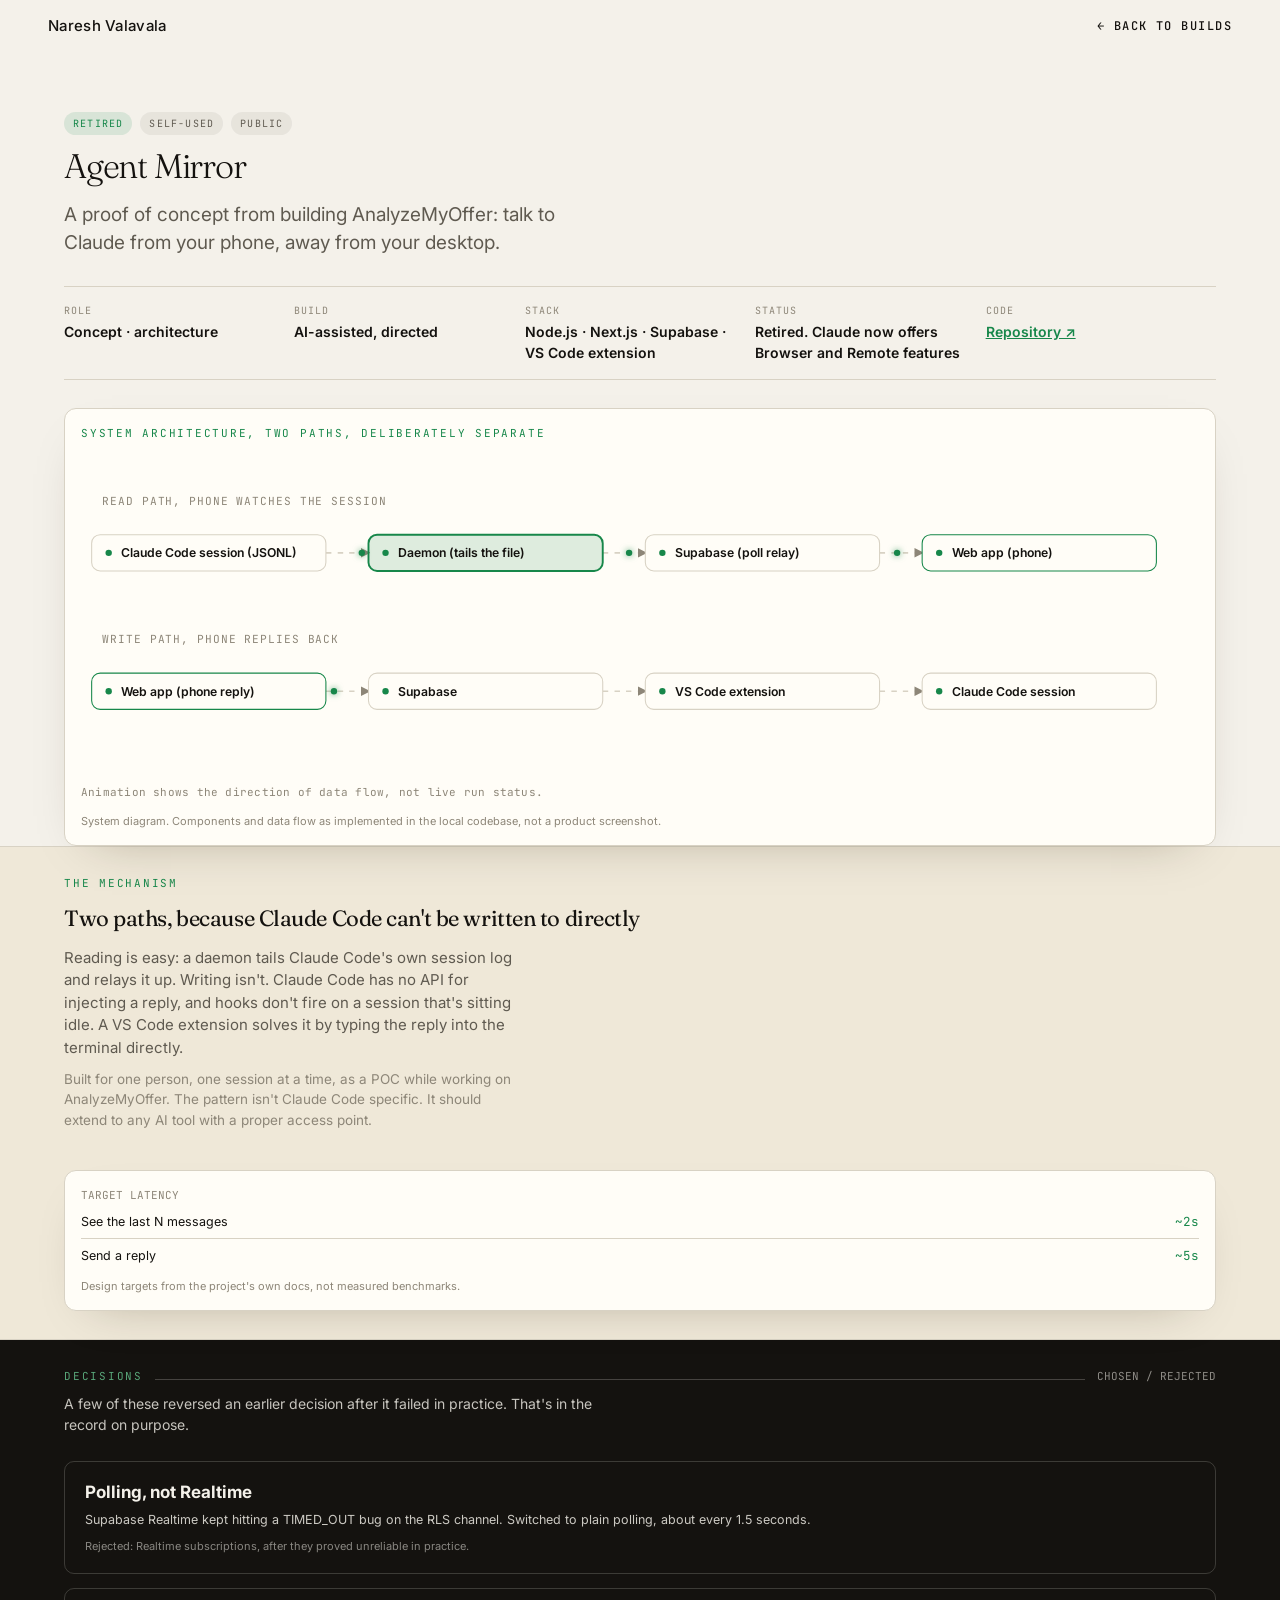
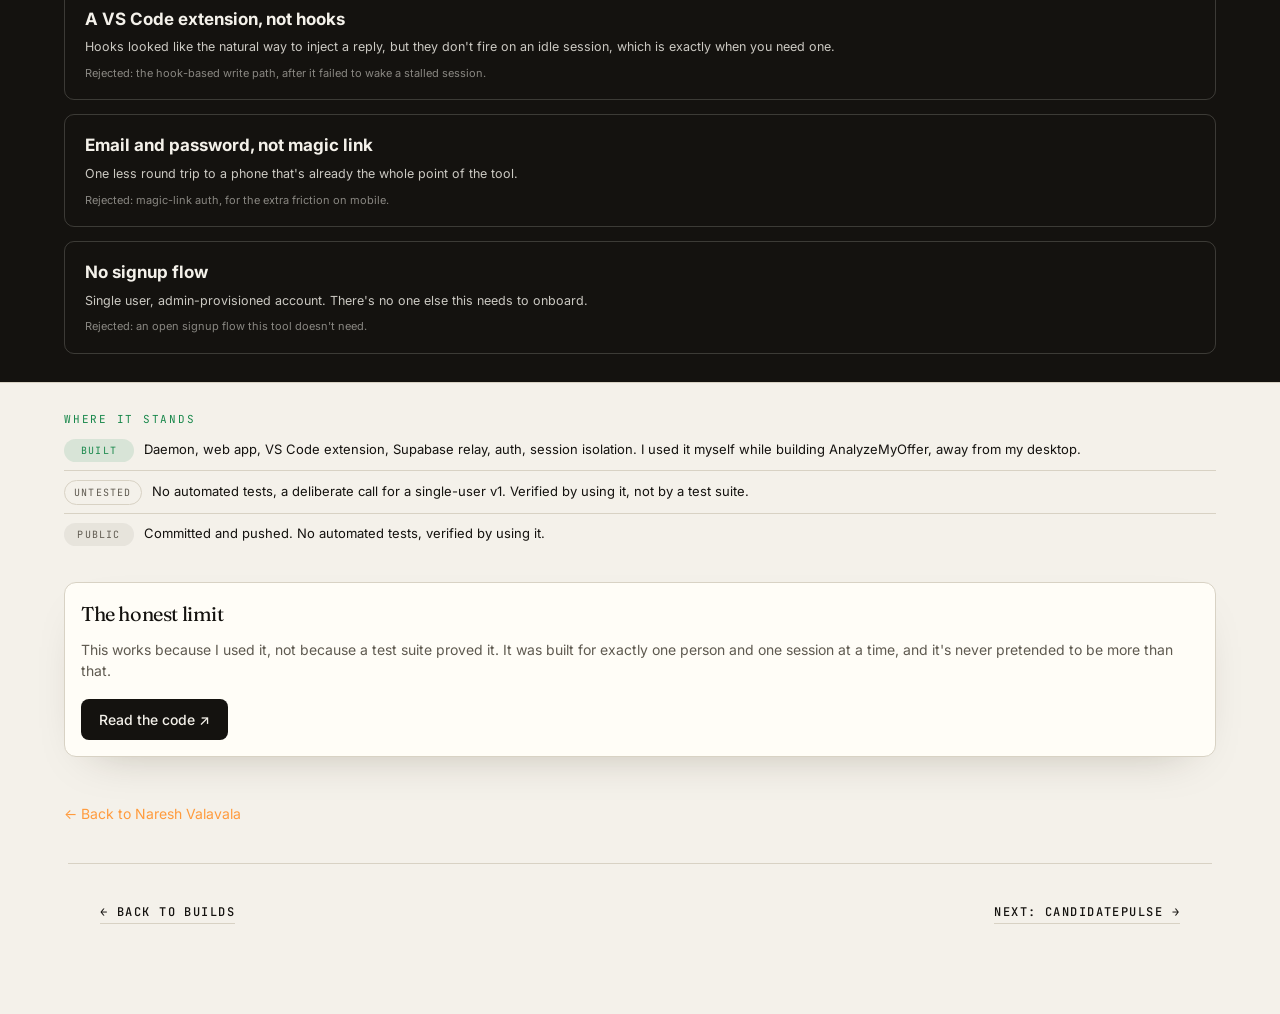
<file: cs/agent-mirror.html>
<!doctype html>
<html lang="en"><head><meta charset="utf-8"><meta name="viewport" content="width=device-width,initial-scale=1">
<title>Agent Mirror — Claude from your phone | Naresh Valavala</title>
<meta name="description" content="Case study: Agent Mirror, an AI project by Naresh Valavala.">
<meta name="robots" content="index,follow">
<link rel="canonical" href="https://nareshvalavala.github.io/cs/agent-mirror.html">
<style>@font-face{font-family:'Instrument Sans';font-weight:400;font-style:normal;font-display:swap;src:url(fonts/is400.woff2) format('woff2')}@font-face{font-family:'Instrument Sans';font-weight:500;font-style:normal;font-display:swap;src:url(fonts/is500.woff2) format('woff2')}@font-face{font-family:'Instrument Sans';font-weight:600;font-style:normal;font-display:swap;src:url(fonts/is600.woff2) format('woff2')}@font-face{font-family:'Instrument Sans';font-weight:700;font-style:normal;font-display:swap;src:url(fonts/is700.woff2) format('woff2')}
html{background:#070f1d}body{margin:0;background:#070f1d;color:#cdd7ec;font-family:'Instrument Sans',system-ui,sans-serif}
.back{display:block;max-width:none;margin:0;padding:18px clamp(24px,5vw,96px) 0}.back a{color:#ff9b3d;font-size:14px;text-decoration:none}.back a:hover{text-decoration:underline}
.csx{--bg:#070f1d;--surface:#0c1830;--line:rgba(160,190,255,.16);--text:#cdd7ec;--text-muted:#9aa9c4;--text-faint:#7f93b8;--accent:#ff9b3d;color:var(--text);font-family:'Instrument Sans','Figtree',ui-sans-serif,sans-serif;line-height:1.5;border-radius:10px;overflow:hidden;background:#070f1d;border:1px solid var(--line)}
.csx *{box-sizing:border-box}
.csx a{color:var(--accent)}
.csx .btn{display:inline-block;text-decoration:none}
.csx[data-k="english-speech-coach"] *{box-sizing: border-box;}
.csx[data-k="english-speech-coach"]{margin: 0; background: var(--bg); color: var(--text); font-family: 'Figtree', ui-sans-serif, sans-serif; line-height: 1.5;}
.csx[data-k="english-speech-coach"] .mono{font-family: 'JetBrains Mono', ui-monospace, monospace;}
.csx[data-k="english-speech-coach"] .wrap{max-width: 1080px; margin: 0 auto; padding: 0 32px;}
.csx[data-k="english-speech-coach"] a{color: var(--accent);}
.csx[data-k="english-speech-coach"] .tag{font-family: 'JetBrains Mono', monospace; font-size: 10px; text-transform: uppercase; letter-spacing: 0.12em; padding: 4px 9px; border-radius: 999px;}
.csx[data-k="english-speech-coach"] .tag-accent{background: color-mix(in srgb, var(--accent) 15%, transparent); color: var(--accent);}
.csx[data-k="english-speech-coach"] .tag-neutral{background: var(--surface); color: var(--text-muted);}
.csx[data-k="english-speech-coach"] .tag-outline{border: 1px solid var(--line); color: var(--text-muted);}
.csx[data-k="english-speech-coach"] .panel{position: relative; border-radius: 12px; border: 1px solid var(--line); background: var(--surface); padding: 22px 24px;}
.csx[data-k="english-speech-coach"] .corner{position: absolute; width: 10px; height: 10px; border-color: color-mix(in srgb, var(--accent) 50%, transparent);}
.csx[data-k="english-speech-coach"] .corner.tl{top: 6px; left: 6px; border-top: 2px solid; border-left: 2px solid;}
.csx[data-k="english-speech-coach"] .corner.tr{top: 6px; right: 6px; border-top: 2px solid; border-right: 2px solid;}
.csx[data-k="english-speech-coach"] .corner.bl{bottom: 6px; left: 6px; border-bottom: 2px solid; border-left: 2px solid;}
.csx[data-k="english-speech-coach"] .corner.br{bottom: 6px; right: 6px; border-bottom: 2px solid; border-right: 2px solid;}
.csx[data-k="english-speech-coach"] .kicker{font-family: 'JetBrains Mono', monospace; font-size: 11px; text-transform: uppercase; letter-spacing: 0.16em; color: var(--accent);}
.csx[data-k="english-speech-coach"] .divider-grid{display: grid; gap: 1px; background: var(--line); border: 1px solid var(--line); border-radius: 10px; overflow: hidden;}
.csx[data-k="english-speech-coach"] .divider-grid > div{background: var(--bg); padding: 16px 18px;}
.csx[data-k="english-speech-coach"] h1,.csx[data-k="english-speech-coach"] h2,.csx[data-k="english-speech-coach"] h3{font-weight: 700; letter-spacing: -0.02em; margin: 0;}
.csx[data-k="english-speech-coach"] .btn{display: inline-flex; align-items: center; gap: 6px; padding: 10px 18px; border-radius: 8px; text-decoration: none; font-size: 14px; font-weight: 500;}
.csx[data-k="english-speech-coach"] .btn-primary{background: var(--accent); color: var(--bg);}
.csx[data-k="english-speech-coach"] .btn-secondary{border: 1px solid var(--line); color: var(--text);}
.csx[data-k="english-speech-coach"] .imgph{aspect-ratio: 21/9; border-radius: 10px; border: 1px dashed var(--line); display: flex; align-items: center; justify-content: center; color: var(--text-faint); font-size: 12px; text-align: center; padding: 16px;}
.csx[data-k="english-speech-coach"] .theme-toggle{font-family: 'JetBrains Mono', monospace; font-size: 10px; text-transform: uppercase; letter-spacing: 0.1em; color: var(--text-faint); background: none; border: 1px solid var(--line); border-radius: 999px; padding: 6px 12px; cursor: pointer;}
.csx[data-k="english-speech-coach"] .diagram-row{display:flex; align-items:center; flex-wrap:wrap; gap:8px;}
.csx[data-k="english-speech-coach"] .diagram-box{border:1px solid var(--line); background: var(--bg); border-radius:8px; padding:7px 11px; font-size:12.5px; font-weight:600; white-space:nowrap;}
.csx[data-k="english-speech-coach"] .diagram-box.accent{border-color: var(--accent); color: var(--accent);}
.csx[data-k="english-speech-coach"] .diagram-arrow{color: var(--text-faint); font-size:14px;}
.csx[data-k="english-speech-coach"] .diagram-boundary{border:1px dashed var(--line); border-radius:12px; padding:22px 20px 18px; position:relative;}
.csx[data-k="english-speech-coach"] .diagram-boundary .blabel{position:absolute; top:-10px; left:16px; background:var(--surface); padding:0 8px; font-family:'JetBrains Mono',monospace; font-size:10px; text-transform:uppercase; letter-spacing:0.1em; color:var(--text-faint);}
.csx[data-k="english-speech-coach"] .diagram-lane{display:flex; align-items:center; gap:12px; margin: 11px 0; flex-wrap:wrap;}
.csx[data-k="english-speech-coach"] .diagram-lane .lane-tag{font-family:'JetBrains Mono',monospace; font-size:10px; text-transform:uppercase; letter-spacing:0.08em; color:var(--text-faint); width:110px; flex-shrink:0;}
.csx[data-k="english-speech-coach"] .bars{display:flex; align-items:flex-end; gap:6px; height:56px;}
.csx[data-k="english-speech-coach"] .bars .bar{width:16px; background: var(--accent); border-radius:2px 2px 0 0; opacity:0.75;}
.csx[data-k="english-speech-coach"] .waveform{display:flex; align-items:center; gap:2px; height:26px;}
.csx[data-k="english-speech-coach"] .waveform .wbar{width:3px; background: var(--accent); border-radius:2px; opacity:0.65;}
.csx[data-k="english-speech-coach"] .flow-svg{width:100%; height:auto; display:block;}
.csx[data-k="english-speech-coach"] .flow-edge{fill:none; stroke:var(--line); stroke-width:1.5;}
.csx[data-k="english-speech-coach"] .flow-edge.dashed{stroke-dasharray:4 5; opacity:0.7;}
.csx[data-k="english-speech-coach"] .flow-boundary{fill:none; stroke:var(--line); stroke-width:1; stroke-dasharray:3 4;}
.csx[data-k="english-speech-coach"] .flow-blabel-bg{fill:var(--surface);}
.csx[data-k="english-speech-coach"] .flow-node-rect{fill:var(--bg); stroke:var(--line); stroke-width:1;}
.csx[data-k="english-speech-coach"] .flow-node-rect.accent{stroke:var(--accent);}
.csx[data-k="english-speech-coach"] .flow-node-rect.dashed{stroke-dasharray:3 3;}
.csx[data-k="english-speech-coach"] .flow-dot{fill:var(--accent);}
.csx[data-k="english-speech-coach"] .flow-dot.muted{fill:var(--text-faint); opacity:0.6;}
.csx[data-k="english-speech-coach"] .flow-label{font-family:'Figtree', ui-sans-serif, sans-serif; font-size:12px; fill:var(--text); font-weight:600;}
.csx[data-k="english-speech-coach"] .flow-label.muted{fill:var(--text-faint); font-weight:500;}
.csx[data-k="english-speech-coach"] .flow-arrowhead{fill:var(--text-faint);}
.csx[data-k="english-speech-coach"] .flow-caption{font-family:'JetBrains Mono', monospace; font-size:10px; text-transform:uppercase; letter-spacing:0.1em; fill:var(--text-faint);}
.csx[data-k="stillwater"] *{box-sizing: border-box;}
.csx[data-k="stillwater"]{margin: 0; background: var(--bg); color: var(--text); font-family: 'Figtree', ui-sans-serif, sans-serif; line-height: 1.5;}
.csx[data-k="stillwater"] .mono{font-family: 'JetBrains Mono', ui-monospace, monospace;}
.csx[data-k="stillwater"] .wrap{max-width: 1080px; margin: 0 auto; padding: 0 32px;}
.csx[data-k="stillwater"] a{color: var(--accent);}
.csx[data-k="stillwater"] .tag{font-family: 'JetBrains Mono', monospace; font-size: 10px; text-transform: uppercase; letter-spacing: 0.12em; padding: 4px 9px; border-radius: 999px;}
.csx[data-k="stillwater"] .tag-accent{background: color-mix(in srgb, var(--accent) 15%, transparent); color: var(--accent);}
.csx[data-k="stillwater"] .tag-neutral{background: var(--surface); color: var(--text-muted);}
.csx[data-k="stillwater"] .tag-outline{border: 1px solid var(--line); color: var(--text-muted);}
.csx[data-k="stillwater"] .panel{position: relative; border-radius: 12px; border: 1px solid var(--line); background: var(--surface); padding: 22px 24px;}
.csx[data-k="stillwater"] .corner{position: absolute; width: 10px; height: 10px; border-color: color-mix(in srgb, var(--accent) 50%, transparent);}
.csx[data-k="stillwater"] .corner.tl{top: 6px; left: 6px; border-top: 2px solid; border-left: 2px solid;}
.csx[data-k="stillwater"] .corner.tr{top: 6px; right: 6px; border-top: 2px solid; border-right: 2px solid;}
.csx[data-k="stillwater"] .corner.bl{bottom: 6px; left: 6px; border-bottom: 2px solid; border-left: 2px solid;}
.csx[data-k="stillwater"] .corner.br{bottom: 6px; right: 6px; border-bottom: 2px solid; border-right: 2px solid;}
.csx[data-k="stillwater"] .kicker{font-family: 'JetBrains Mono', monospace; font-size: 11px; text-transform: uppercase; letter-spacing: 0.16em; color: var(--accent);}
.csx[data-k="stillwater"] .divider-grid{display: grid; gap: 1px; background: var(--line); border: 1px solid var(--line); border-radius: 10px; overflow: hidden;}
.csx[data-k="stillwater"] .divider-grid > div{background: var(--bg); padding: 16px 18px;}
.csx[data-k="stillwater"] h1,.csx[data-k="stillwater"] h2,.csx[data-k="stillwater"] h3{font-weight: 700; letter-spacing: -0.02em; margin: 0;}
.csx[data-k="stillwater"] .btn{display: inline-flex; align-items: center; gap: 6px; padding: 10px 18px; border-radius: 8px; text-decoration: none; font-size: 14px; font-weight: 500;}
.csx[data-k="stillwater"] .btn-primary{background: var(--accent); color: var(--bg);}
.csx[data-k="stillwater"] .btn-secondary{border: 1px solid var(--line); color: var(--text);}
.csx[data-k="stillwater"] .theme-toggle{font-family: 'JetBrains Mono', monospace; font-size: 10px; text-transform: uppercase; letter-spacing: 0.1em; color: var(--text-faint); background: none; border: 1px solid var(--line); border-radius: 999px; padding: 6px 12px; cursor: pointer;}
.csx[data-k="stillwater"] .flow-svg{width:100%; height:auto; display:block;}
.csx[data-k="stillwater"] .flow-edge{fill:none; stroke:var(--line); stroke-width:1.5;}
.csx[data-k="stillwater"] .flow-edge.dashed{stroke-dasharray:4 5; opacity:0.7;}
.csx[data-k="stillwater"] .flow-node-rect{fill:var(--bg); stroke:var(--line); stroke-width:1;}
.csx[data-k="stillwater"] .flow-node-rect.accent{stroke:var(--accent);}
.csx[data-k="stillwater"] .flow-node-rect.dashed{stroke-dasharray:3 3;}
.csx[data-k="stillwater"] .flow-dot{fill:var(--accent);}
.csx[data-k="stillwater"] .flow-dot.muted{fill:var(--text-faint); opacity:0.6;}
.csx[data-k="stillwater"] .flow-label{font-family:'Figtree', ui-sans-serif, sans-serif; font-size:12px; fill:var(--text); font-weight:600;}
.csx[data-k="stillwater"] .flow-label.muted{fill:var(--text-faint); font-weight:500;}
.csx[data-k="stillwater"] .flow-arrowhead{fill:var(--text-faint);}
.csx[data-k="stillwater"] .flow-caption{font-family:'JetBrains Mono', monospace; font-size:10px; text-transform:uppercase; letter-spacing:0.1em; fill:var(--text-faint);}
.csx[data-k="candidatepulse"] *{box-sizing: border-box;}
.csx[data-k="candidatepulse"]{margin: 0; background: var(--bg); color: var(--text); font-family: 'Figtree', ui-sans-serif, sans-serif; line-height: 1.5;}
.csx[data-k="candidatepulse"] .mono{font-family: 'JetBrains Mono', ui-monospace, monospace;}
.csx[data-k="candidatepulse"] .wrap{max-width: 1080px; margin: 0 auto; padding: 0 32px;}
.csx[data-k="candidatepulse"] a{color: var(--accent);}
.csx[data-k="candidatepulse"] .tag{font-family: 'JetBrains Mono', monospace; font-size: 10px; text-transform: uppercase; letter-spacing: 0.12em; padding: 4px 9px; border-radius: 999px;}
.csx[data-k="candidatepulse"] .tag-accent{background: color-mix(in srgb, var(--accent) 15%, transparent); color: var(--accent);}
.csx[data-k="candidatepulse"] .tag-neutral{background: var(--surface); color: var(--text-muted);}
.csx[data-k="candidatepulse"] .tag-outline{border: 1px solid var(--line); color: var(--text-muted);}
.csx[data-k="candidatepulse"] .panel{position: relative; border-radius: 12px; border: 1px solid var(--line); background: var(--surface); padding: 22px 24px;}
.csx[data-k="candidatepulse"] .corner{position: absolute; width: 10px; height: 10px; border-color: color-mix(in srgb, var(--accent) 50%, transparent);}
.csx[data-k="candidatepulse"] .corner.tl{top: 6px; left: 6px; border-top: 2px solid; border-left: 2px solid;}
.csx[data-k="candidatepulse"] .corner.tr{top: 6px; right: 6px; border-top: 2px solid; border-right: 2px solid;}
.csx[data-k="candidatepulse"] .corner.bl{bottom: 6px; left: 6px; border-bottom: 2px solid; border-left: 2px solid;}
.csx[data-k="candidatepulse"] .corner.br{bottom: 6px; right: 6px; border-bottom: 2px solid; border-right: 2px solid;}
.csx[data-k="candidatepulse"] .kicker{font-family: 'JetBrains Mono', monospace; font-size: 11px; text-transform: uppercase; letter-spacing: 0.16em; color: var(--accent);}
.csx[data-k="candidatepulse"] .divider-grid{display: grid; gap: 1px; background: var(--line); border: 1px solid var(--line); border-radius: 10px; overflow: hidden;}
.csx[data-k="candidatepulse"] .divider-grid > div{background: var(--bg); padding: 16px 18px;}
.csx[data-k="candidatepulse"] h1,.csx[data-k="candidatepulse"] h2,.csx[data-k="candidatepulse"] h3{font-weight: 700; letter-spacing: -0.02em; margin: 0;}
.csx[data-k="candidatepulse"] .btn{display: inline-flex; align-items: center; gap: 6px; padding: 10px 18px; border-radius: 8px; text-decoration: none; font-size: 14px; font-weight: 500;}
.csx[data-k="candidatepulse"] .btn-primary{background: var(--accent); color: var(--bg);}
.csx[data-k="candidatepulse"] .btn-secondary{border: 1px solid var(--line); color: var(--text);}
.csx[data-k="candidatepulse"] .theme-toggle{font-family: 'JetBrains Mono', monospace; font-size: 10px; text-transform: uppercase; letter-spacing: 0.1em; color: var(--text-faint); background: none; border: 1px solid var(--line); border-radius: 999px; padding: 6px 12px; cursor: pointer;}
.csx[data-k="candidatepulse"] .flow-svg{width:100%; height:auto; display:block;}
.csx[data-k="candidatepulse"] .flow-edge{fill:none; stroke:var(--line); stroke-width:1.5;}
.csx[data-k="candidatepulse"] .flow-edge.dashed{stroke-dasharray:4 5; opacity:0.7;}
.csx[data-k="candidatepulse"] .flow-node-rect{fill:var(--bg); stroke:var(--line); stroke-width:1;}
.csx[data-k="candidatepulse"] .flow-node-rect.accent{stroke:var(--accent);}
.csx[data-k="candidatepulse"] .flow-node-rect.dashed{stroke-dasharray:3 3;}
.csx[data-k="candidatepulse"] .flow-dot{fill:var(--accent);}
.csx[data-k="candidatepulse"] .flow-dot.muted{fill:var(--text-faint); opacity:0.6;}
.csx[data-k="candidatepulse"] .flow-label{font-family:'Figtree', ui-sans-serif, sans-serif; font-size:12px; fill:var(--text); font-weight:600;}
.csx[data-k="candidatepulse"] .flow-label.muted{fill:var(--text-faint); font-weight:500;}
.csx[data-k="candidatepulse"] .flow-arrowhead{fill:var(--text-faint);}
.csx[data-k="candidatepulse"] .flow-caption{font-family:'JetBrains Mono', monospace; font-size:10px; text-transform:uppercase; letter-spacing:0.1em; fill:var(--text-faint);}
.csx[data-k="candidatepulse"] .flow-lane-label{font-family:'JetBrains Mono', monospace; font-size:10.5px; text-transform:uppercase; letter-spacing:0.08em; fill:var(--text-faint);}
.csx[data-k="agent-mirror"] *{box-sizing: border-box;}
.csx[data-k="agent-mirror"]{margin: 0; background: var(--bg); color: var(--text); font-family: 'Figtree', ui-sans-serif, sans-serif; line-height: 1.5;}
.csx[data-k="agent-mirror"] .mono{font-family: 'JetBrains Mono', ui-monospace, monospace;}
.csx[data-k="agent-mirror"] .wrap{max-width: 1080px; margin: 0 auto; padding: 0 32px;}
.csx[data-k="agent-mirror"] a{color: var(--accent);}
.csx[data-k="agent-mirror"] .tag{font-family: 'JetBrains Mono', monospace; font-size: 10px; text-transform: uppercase; letter-spacing: 0.12em; padding: 4px 9px; border-radius: 999px;}
.csx[data-k="agent-mirror"] .tag-accent{background: color-mix(in srgb, var(--accent) 15%, transparent); color: var(--accent);}
.csx[data-k="agent-mirror"] .tag-neutral{background: var(--surface); color: var(--text-muted);}
.csx[data-k="agent-mirror"] .tag-outline{border: 1px solid var(--line); color: var(--text-muted);}
.csx[data-k="agent-mirror"] .panel{position: relative; border-radius: 12px; border: 1px solid var(--line); background: var(--surface); padding: 22px 24px;}
.csx[data-k="agent-mirror"] .corner{position: absolute; width: 10px; height: 10px; border-color: color-mix(in srgb, var(--accent) 50%, transparent);}
.csx[data-k="agent-mirror"] .corner.tl{top: 6px; left: 6px; border-top: 2px solid; border-left: 2px solid;}
.csx[data-k="agent-mirror"] .corner.tr{top: 6px; right: 6px; border-top: 2px solid; border-right: 2px solid;}
.csx[data-k="agent-mirror"] .corner.bl{bottom: 6px; left: 6px; border-bottom: 2px solid; border-left: 2px solid;}
.csx[data-k="agent-mirror"] .corner.br{bottom: 6px; right: 6px; border-bottom: 2px solid; border-right: 2px solid;}
.csx[data-k="agent-mirror"] .kicker{font-family: 'JetBrains Mono', monospace; font-size: 11px; text-transform: uppercase; letter-spacing: 0.16em; color: var(--accent);}
.csx[data-k="agent-mirror"] .divider-grid{display: grid; gap: 1px; background: var(--line); border: 1px solid var(--line); border-radius: 10px; overflow: hidden;}
.csx[data-k="agent-mirror"] .divider-grid > div{background: var(--bg); padding: 16px 18px;}
.csx[data-k="agent-mirror"] h1,.csx[data-k="agent-mirror"] h2,.csx[data-k="agent-mirror"] h3{font-weight: 700; letter-spacing: -0.02em; margin: 0;}
.csx[data-k="agent-mirror"] .btn{display: inline-flex; align-items: center; gap: 6px; padding: 10px 18px; border-radius: 8px; text-decoration: none; font-size: 14px; font-weight: 500;}
.csx[data-k="agent-mirror"] .btn-primary{background: var(--accent); color: var(--bg);}
.csx[data-k="agent-mirror"] .btn-secondary{border: 1px solid var(--line); color: var(--text);}
.csx[data-k="agent-mirror"] .theme-toggle{font-family: 'JetBrains Mono', monospace; font-size: 10px; text-transform: uppercase; letter-spacing: 0.1em; color: var(--text-faint); background: none; border: 1px solid var(--line); border-radius: 999px; padding: 6px 12px; cursor: pointer;}
.csx[data-k="agent-mirror"] .flow-svg{width:100%; height:auto; display:block;}
.csx[data-k="agent-mirror"] .flow-edge{fill:none; stroke:var(--line); stroke-width:1.5;}
.csx[data-k="agent-mirror"] .flow-node-rect{fill:var(--bg); stroke:var(--line); stroke-width:1;}
.csx[data-k="agent-mirror"] .flow-node-rect.accent{stroke:var(--accent);}
.csx[data-k="agent-mirror"] .flow-dot{fill:var(--accent);}
.csx[data-k="agent-mirror"] .flow-dot.muted{fill:var(--text-faint); opacity:0.6;}
.csx[data-k="agent-mirror"] .flow-label{font-family:'Figtree', ui-sans-serif, sans-serif; font-size:11.5px; fill:var(--text); font-weight:600;}
.csx[data-k="agent-mirror"] .flow-arrowhead{fill:var(--text-faint);}
.csx[data-k="agent-mirror"] .flow-lane-label{font-family:'JetBrains Mono', monospace; font-size:10.5px; text-transform:uppercase; letter-spacing:0.08em; fill:var(--text-faint);}
.csx .wrap{padding-left:16px!important;padding-right:16px!important}
.csx header.wrap,.csx section>.wrap{padding-top:28px!important;padding-bottom:28px!important}
.csx h1{font-size:34px!important;max-width:none!important}
.csx h2{font-size:22px!important;max-width:none!important}
.csx [style*="minmax("]{grid-template-columns:1fr!important}
.csx .divider-grid{grid-template-columns:1fr 1fr!important}
.csx .panel{overflow-x:auto;padding:16px!important}
.csx .flow-svg{min-width:720px}
.csx .diagram-lane .lane-tag{width:auto}
.csx pre,.csx code{white-space:pre-wrap;word-break:break-word}
.csx section>.wrap,.csx header.wrap{display:block}
.csx{border:0;border-radius:0;max-width:none;margin:0;padding:0}.csx .wrap{max-width:none!important;margin:0!important;padding:0 clamp(24px,5vw,96px)!important}
</style><link rel="preconnect" href="https://fonts.googleapis.com"><link rel="preconnect" href="https://fonts.gstatic.com" crossorigin><link href="https://fonts.googleapis.com/css2?family=Fraunces:ital,opsz,wght@0,9..144,300;0,9..144,400;1,9..144,300&family=Inter:wght@400;500;600&family=JetBrains+Mono:wght@400;500&display=swap" rel="stylesheet"><link rel="stylesheet" href="cs.css"></head><body>
<div class="cprog"></div><nav class="cnav"><a class="cb" href="../index.html">Naresh Valavala</a><a class="bk" href="../index.html#builds">&larr; Back to Builds</a></nav>
<div class="csx" data-k="agent-mirror">



<header class="wrap" style="padding: 52px 32px 32px;">
  
  <div style="display:flex; gap:8px; flex-wrap:wrap; margin: 20px 0 14px;">
    <span class="tag tag-accent">Retired</span>
    <span class="tag tag-neutral">Self-used</span>
    <span class="tag tag-neutral">Public</span>
  </div>
  <h1 style="font-size: 52px; line-height: 1.05; max-width: 18ch;">Agent Mirror</h1>
  <p style="font-size: 19px; color: var(--text-muted); max-width: 46ch; margin: 16px 0 28px;">A proof of concept from building AnalyzeMyOffer: talk to Claude from your phone, away from your desktop.</p>
  <div class="divider-grid" style="grid-template-columns: repeat(auto-fit, minmax(140px,1fr));">
    <div><div class="mono" style="font-size:10px; text-transform:uppercase; letter-spacing:0.1em; color:var(--text-faint); margin-bottom:3px;">Role</div><div style="font-weight:600; font-size:14px;">Concept · architecture</div></div>
    <div><div class="mono" style="font-size:10px; text-transform:uppercase; letter-spacing:0.1em; color:var(--text-faint); margin-bottom:3px;">Build</div><div style="font-weight:600; font-size:14px;">AI-assisted, directed</div></div>
    <div><div class="mono" style="font-size:10px; text-transform:uppercase; letter-spacing:0.1em; color:var(--text-faint); margin-bottom:3px;">Stack</div><div style="font-weight:600; font-size:14px;">Node.js · Next.js · Supabase · VS Code extension</div></div>
    <div><div class="mono" style="font-size:10px; text-transform:uppercase; letter-spacing:0.1em; color:var(--text-faint); margin-bottom:3px;">Status</div><div style="font-weight:600; font-size:14px;">Retired. Claude now offers Browser and Remote features</div></div>
    <div><div class="mono" style="font-size:10px; text-transform:uppercase; letter-spacing:0.1em; color:var(--text-faint); margin-bottom:3px;">Code</div><div style="font-weight:600; font-size:14px;"><a href="https://github.com/nareshValavala/AgentMirror" target="_blank" rel="noopener">Repository ↗</a></div></div>
  </div>
</header>

<section class="wrap" style="padding: 0 32px 48px;">
  <div class="panel">
    <span class="corner tl"></span><span class="corner tr"></span><span class="corner bl"></span><span class="corner br"></span>
    <div class="kicker" style="margin-bottom:16px;">System architecture, two paths, deliberately separate</div>
    <svg class="flow-svg" viewBox="0 0 1050 300" xmlns="http://www.w3.org/2000/svg">
      <defs>
        <marker id="am-arrow" viewBox="0 0 10 10" refX="8" refY="5" markerWidth="6" markerHeight="6" orient="auto-start-reverse">
          <path class="flow-arrowhead" d="M0,0 L10,5 L0,10 z" />
        </marker>
      </defs>

      <text class="flow-lane-label" x="20" y="45">Read path, phone watches the session</text>
      <path class="flow-edge" marker-end="url(#am-arrow)" d="M230,90 C250,90 250,90 270,90" />
      <path class="flow-edge" marker-end="url(#am-arrow)" d="M490,90 C510,90 510,90 530,90" />
      <path class="flow-edge" marker-end="url(#am-arrow)" d="M750,90 C770,90 770,90 790,90" />
      <rect class="flow-node-rect" x="10" y="73" width="220" height="34" rx="8" />
      <circle class="flow-dot" cx="26" cy="90" r="3" />
      <text class="flow-label" x="38" y="94">Claude Code session (JSONL)</text>
      <rect class="flow-node-rect" x="270" y="73" width="220" height="34" rx="8" />
      <circle class="flow-dot" cx="286" cy="90" r="3" />
      <text class="flow-label" x="298" y="94">Daemon (tails the file)</text>
      <rect class="flow-node-rect" x="530" y="73" width="220" height="34" rx="8" />
      <circle class="flow-dot" cx="546" cy="90" r="3" />
      <text class="flow-label" x="558" y="94">Supabase (poll relay)</text>
      <rect class="flow-node-rect accent" x="790" y="73" width="220" height="34" rx="8" />
      <circle class="flow-dot" cx="806" cy="90" r="3" />
      <text class="flow-label" x="818" y="94">Web app (phone)</text>

      <text class="flow-lane-label" x="20" y="175">Write path, phone replies back</text>
      <path class="flow-edge" marker-end="url(#am-arrow)" d="M230,220 C250,220 250,220 270,220" />
      <path class="flow-edge" marker-end="url(#am-arrow)" d="M490,220 C510,220 510,220 530,220" />
      <path class="flow-edge" marker-end="url(#am-arrow)" d="M750,220 C770,220 770,220 790,220" />
      <rect class="flow-node-rect accent" x="10" y="203" width="220" height="34" rx="8" />
      <circle class="flow-dot" cx="26" cy="220" r="3" />
      <text class="flow-label" x="38" y="224">Web app (phone reply)</text>
      <rect class="flow-node-rect" x="270" y="203" width="220" height="34" rx="8" />
      <circle class="flow-dot" cx="286" cy="220" r="3" />
      <text class="flow-label" x="298" y="224">Supabase</text>
      <rect class="flow-node-rect" x="530" y="203" width="220" height="34" rx="8" />
      <circle class="flow-dot" cx="546" cy="220" r="3" />
      <text class="flow-label" x="558" y="224">VS Code extension</text>
      <rect class="flow-node-rect" x="790" y="203" width="220" height="34" rx="8" />
      <circle class="flow-dot" cx="806" cy="220" r="3" />
      <text class="flow-label" x="818" y="224">Claude Code session</text>
    </svg>
    <div style="font-size:11px; color:var(--text-faint); margin-top:14px;">System diagram. Components and data flow as implemented in the local codebase, not a product screenshot.</div>
  </div>
</section>

<section style="border-top:1px solid var(--line); background: color-mix(in srgb, var(--accent) 5%, var(--bg));">
  <div class="wrap" style="padding: 44px 32px; display:grid; grid-template-columns: repeat(auto-fit, minmax(320px,1fr)); gap:40px; align-items:center;">
    <div>
      <div class="kicker" style="margin-bottom:10px;">The mechanism</div>
      <h2 style="font-size: 28px; max-width: 22ch; margin-bottom: 12px;">Two paths, because Claude Code can't be written to directly</h2>
      <p style="font-size: 15px; color: var(--text-muted); max-width: 50ch; margin: 0 0 10px;">Reading is easy: a daemon tails Claude Code's own session log and relays it up. Writing isn't. Claude Code has no API for injecting a reply, and hooks don't fire on a session that's sitting idle. A VS Code extension solves it by typing the reply into the terminal directly.</p>
      <p style="font-size: 13.5px; color: var(--text-faint); max-width: 50ch; margin: 0;">Built for one person, one session at a time, as a POC while working on AnalyzeMyOffer. The pattern isn't Claude Code specific. It should extend to any AI tool with a proper access point.</p>
    </div>
    <div class="panel">
      <span class="corner tl"></span><span class="corner tr"></span><span class="corner bl"></span><span class="corner br"></span>
      <div class="mono" style="font-size:11px; text-transform:uppercase; color:var(--text-faint); margin-bottom:10px;">Target latency</div>
      <div style="display:flex; flex-direction:column; gap:8px;">
        <div style="display:flex; justify-content:space-between; font-size:12.5px; border-bottom:1px solid var(--line); padding-bottom:6px;"><span>See the last N messages</span><span class="mono" style="color:var(--accent);">~2s</span></div>
        <div style="display:flex; justify-content:space-between; font-size:12.5px;"><span>Send a reply</span><span class="mono" style="color:var(--accent);">~5s</span></div>
      </div>
      <div style="font-size:11px; color:var(--text-faint); margin-top:12px;">Design targets from the project's own docs, not measured benchmarks.</div>
    </div>
  </div>
</section>

<section style="border-top:1px solid var(--line); background: var(--text); color: var(--bg);">
  <div class="wrap" style="padding: 44px 32px;">
    <div style="display:flex; align-items:baseline; gap:12px; margin-bottom:8px;">
      <span class="mono" style="font-size:11px; text-transform:uppercase; letter-spacing:0.16em; color: color-mix(in srgb, var(--accent) 70%, var(--bg));">Decisions</span>
      <span style="flex:1; height:1px; background: color-mix(in srgb, var(--bg) 22%, transparent);"></span>
      <span class="mono" style="font-size:11px; text-transform:uppercase; color: color-mix(in srgb, var(--bg) 55%, transparent);">Chosen / rejected</span>
    </div>
    <p style="font-size:14px; max-width:60ch; margin:0 0 26px; color: color-mix(in srgb, var(--bg) 80%, transparent);">A few of these reversed an earlier decision after it failed in practice. That's in the record on purpose.</p>
    <div style="display:grid; grid-template-columns: repeat(auto-fit, minmax(280px,1fr)); gap: 14px;">
      <div style="border: 1px solid color-mix(in srgb, var(--bg) 18%, transparent); border-radius: 10px; padding: 18px 20px;">
        <div style="font-weight:700; font-size:17px; margin-bottom:6px;">Polling, not Realtime</div>
        <p style="font-size:12.5px; margin:0 0 8px; color: color-mix(in srgb, var(--bg) 82%, transparent);">Supabase Realtime kept hitting a TIMED_OUT bug on the RLS channel. Switched to plain polling, about every 1.5 seconds.</p>
        <div style="font-size:11px; color: color-mix(in srgb, var(--bg) 52%, transparent);">Rejected: Realtime subscriptions, after they proved unreliable in practice.</div>
      </div>
      <div style="border: 1px solid color-mix(in srgb, var(--bg) 18%, transparent); border-radius: 10px; padding: 18px 20px;">
        <div style="font-weight:700; font-size:17px; margin-bottom:6px;">A VS Code extension, not hooks</div>
        <p style="font-size:12.5px; margin:0 0 8px; color: color-mix(in srgb, var(--bg) 82%, transparent);">Hooks looked like the natural way to inject a reply, but they don't fire on an idle session, which is exactly when you need one.</p>
        <div style="font-size:11px; color: color-mix(in srgb, var(--bg) 52%, transparent);">Rejected: the hook-based write path, after it failed to wake a stalled session.</div>
      </div>
      <div style="border: 1px solid color-mix(in srgb, var(--bg) 18%, transparent); border-radius: 10px; padding: 18px 20px;">
        <div style="font-weight:700; font-size:17px; margin-bottom:6px;">Email and password, not magic link</div>
        <p style="font-size:12.5px; margin:0 0 8px; color: color-mix(in srgb, var(--bg) 82%, transparent);">One less round trip to a phone that's already the whole point of the tool.</p>
        <div style="font-size:11px; color: color-mix(in srgb, var(--bg) 52%, transparent);">Rejected: magic-link auth, for the extra friction on mobile.</div>
      </div>
      <div style="border: 1px solid color-mix(in srgb, var(--bg) 18%, transparent); border-radius: 10px; padding: 18px 20px;">
        <div style="font-weight:700; font-size:17px; margin-bottom:6px;">No signup flow</div>
        <p style="font-size:12.5px; margin:0 0 8px; color: color-mix(in srgb, var(--bg) 82%, transparent);">Single user, admin-provisioned account. There's no one else this needs to onboard.</p>
        <div style="font-size:11px; color: color-mix(in srgb, var(--bg) 52%, transparent);">Rejected: an open signup flow this tool doesn't need.</div>
      </div>
    </div>
  </div>
</section>

<section style="border-top:1px solid var(--line);">
  <div class="wrap" style="padding: 40px 32px 64px; display:grid; grid-template-columns: repeat(auto-fit, minmax(300px,1fr)); gap:36px; align-items:start;">
    <div>
      <div class="kicker" style="margin-bottom:12px;">Where it stands</div>
      <div style="display:flex; flex-direction:column; gap:9px;">
        <div style="display:flex; gap:10px; align-items:baseline; padding-bottom:8px; border-bottom:1px solid var(--line);"><span class="tag tag-accent" style="min-width:70px; text-align:center;">Built</span><span style="font-size:13px;">Daemon, web app, VS Code extension, Supabase relay, auth, session isolation. I used it myself while building AnalyzeMyOffer, away from my desktop.</span></div>
        <div style="display:flex; gap:10px; align-items:baseline; padding-bottom:8px; border-bottom:1px solid var(--line);"><span class="tag tag-outline" style="min-width:70px; text-align:center;">Untested</span><span style="font-size:13px;">No automated tests, a deliberate call for a single-user v1. Verified by using it, not by a test suite.</span></div>
        <div style="display:flex; gap:10px; align-items:baseline;"><span class="tag tag-neutral" style="min-width:70px; text-align:center;">Public</span><span style="font-size:13px;">Committed and pushed. No automated tests, verified by using it.</span></div>
      </div>
    </div>
    <div class="panel">
      <span class="corner tl"></span><span class="corner tr"></span><span class="corner bl"></span><span class="corner br"></span>
      <h3 style="font-size:20px; margin-bottom:10px;">The honest limit</h3>
      <p style="font-size:14px; color:var(--text-muted); margin:0 0 18px;">This works because I used it, not because a test suite proved it. It was built for exactly one person and one session at a time, and it's never pretended to be more than that.</p>
      <div style="display:flex; gap:10px; flex-wrap:wrap;">
        <a href="https://github.com/nareshValavala/AgentMirror" target="_blank" rel="noopener" class="btn btn-primary">Read the code ↗</a>
        
      </div>
    </div>
  </div>
</section>

</div>
<p class="back" style="padding-bottom:40px"><a href="../index.html#work">&larr; Back to Naresh Valavala</a></p>
<div class="cfoot"><a href="../index.html#builds">&larr; Back to Builds</a><a href="candidatepulse.html">Next: CandidatePulse &rarr;</a></div><script src="cs.js"></script></body></html>
</file>
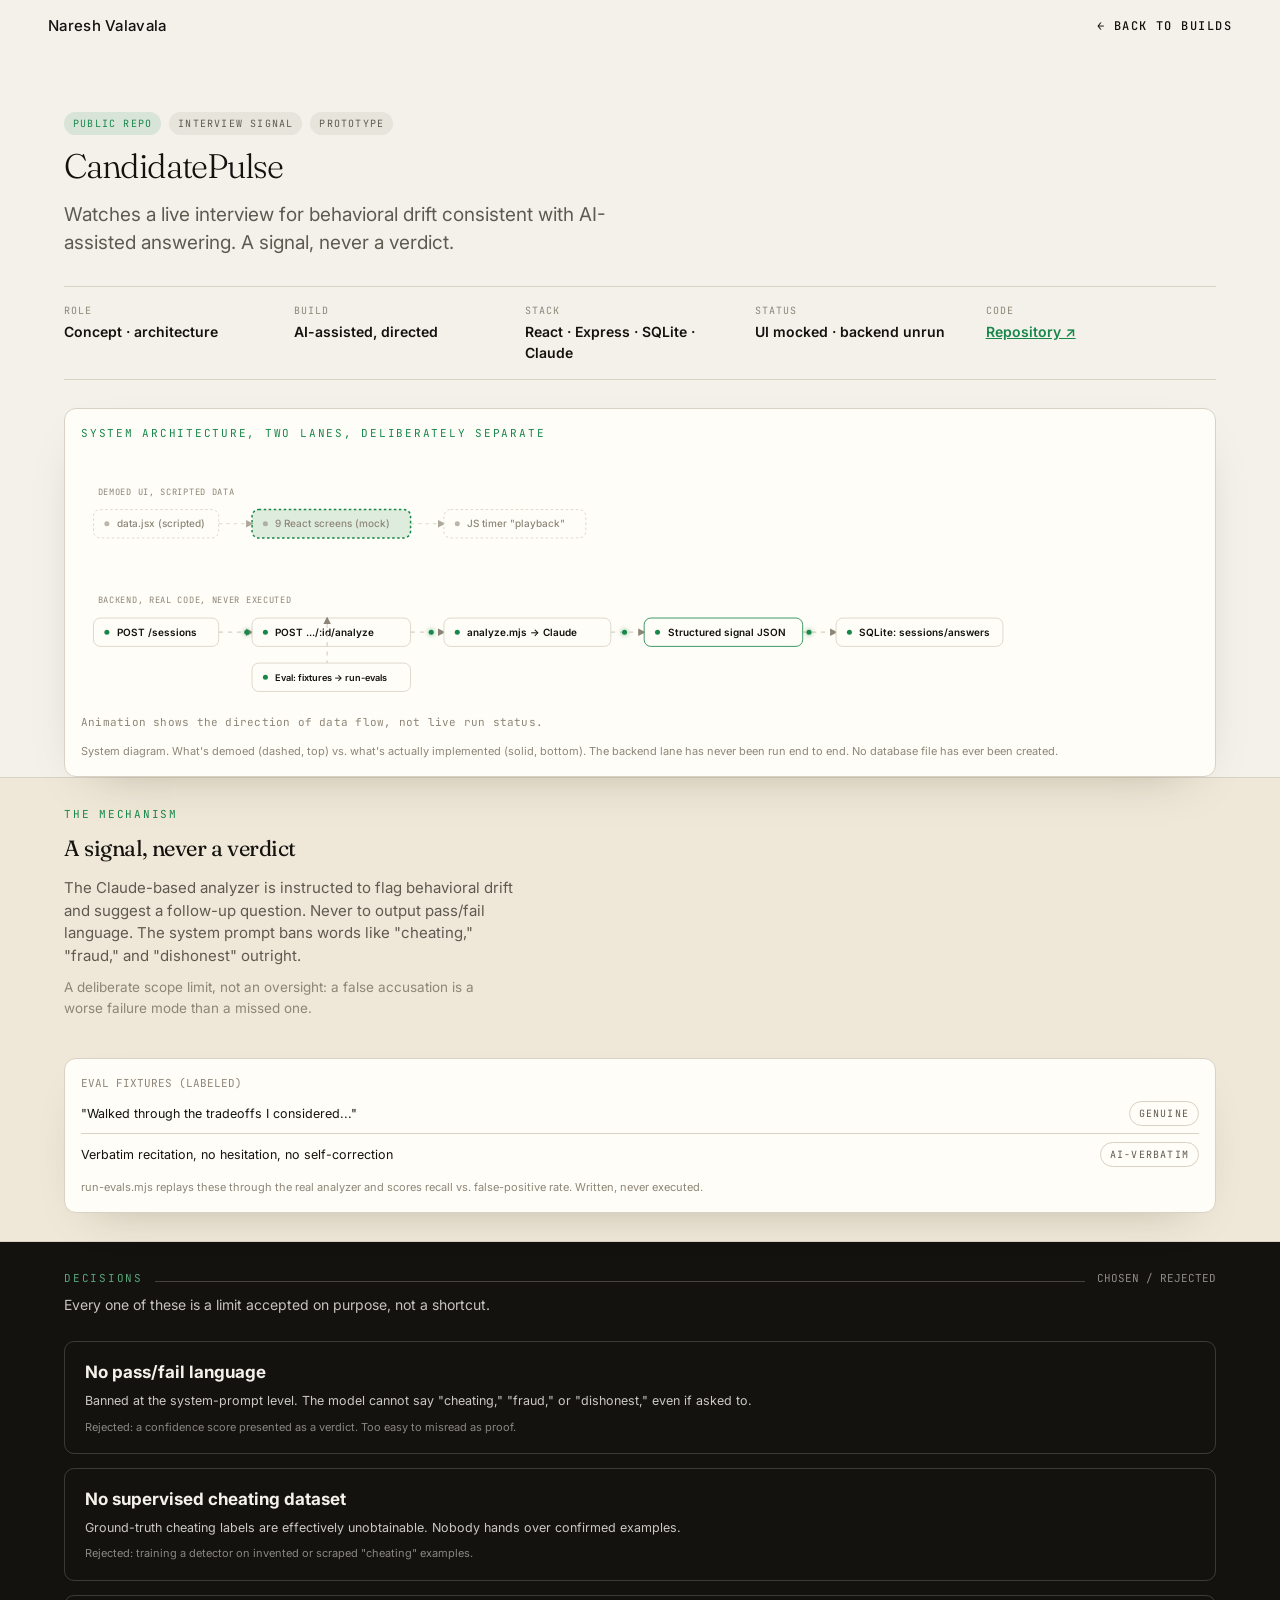
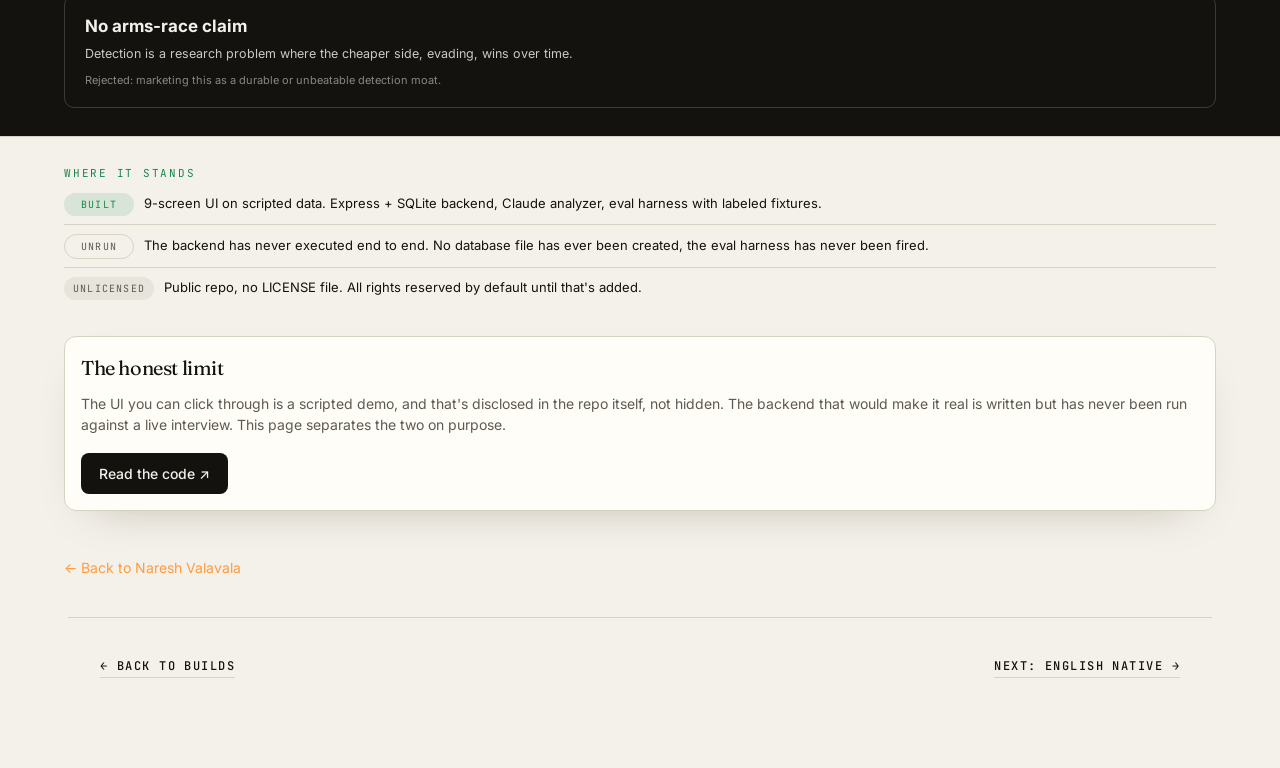
<file: cs/candidatepulse.html>
<!doctype html>
<html lang="en"><head><meta charset="utf-8"><meta name="viewport" content="width=device-width,initial-scale=1">
<title>CandidatePulse — interview AI-assist signal | Naresh Valavala</title>
<meta name="description" content="Case study: CandidatePulse, an AI project by Naresh Valavala.">
<meta name="robots" content="index,follow">
<link rel="canonical" href="https://nareshvalavala.github.io/cs/candidatepulse.html">
<style>@font-face{font-family:'Instrument Sans';font-weight:400;font-style:normal;font-display:swap;src:url(fonts/is400.woff2) format('woff2')}@font-face{font-family:'Instrument Sans';font-weight:500;font-style:normal;font-display:swap;src:url(fonts/is500.woff2) format('woff2')}@font-face{font-family:'Instrument Sans';font-weight:600;font-style:normal;font-display:swap;src:url(fonts/is600.woff2) format('woff2')}@font-face{font-family:'Instrument Sans';font-weight:700;font-style:normal;font-display:swap;src:url(fonts/is700.woff2) format('woff2')}
html{background:#070f1d}body{margin:0;background:#070f1d;color:#cdd7ec;font-family:'Instrument Sans',system-ui,sans-serif}
.back{display:block;max-width:none;margin:0;padding:18px clamp(24px,5vw,96px) 0}.back a{color:#ff9b3d;font-size:14px;text-decoration:none}.back a:hover{text-decoration:underline}
.csx{--bg:#070f1d;--surface:#0c1830;--line:rgba(160,190,255,.16);--text:#cdd7ec;--text-muted:#9aa9c4;--text-faint:#7f93b8;--accent:#ff9b3d;color:var(--text);font-family:'Instrument Sans','Figtree',ui-sans-serif,sans-serif;line-height:1.5;border-radius:10px;overflow:hidden;background:#070f1d;border:1px solid var(--line)}
.csx *{box-sizing:border-box}
.csx a{color:var(--accent)}
.csx .btn{display:inline-block;text-decoration:none}
.csx[data-k="english-speech-coach"] *{box-sizing: border-box;}
.csx[data-k="english-speech-coach"]{margin: 0; background: var(--bg); color: var(--text); font-family: 'Figtree', ui-sans-serif, sans-serif; line-height: 1.5;}
.csx[data-k="english-speech-coach"] .mono{font-family: 'JetBrains Mono', ui-monospace, monospace;}
.csx[data-k="english-speech-coach"] .wrap{max-width: 1080px; margin: 0 auto; padding: 0 32px;}
.csx[data-k="english-speech-coach"] a{color: var(--accent);}
.csx[data-k="english-speech-coach"] .tag{font-family: 'JetBrains Mono', monospace; font-size: 10px; text-transform: uppercase; letter-spacing: 0.12em; padding: 4px 9px; border-radius: 999px;}
.csx[data-k="english-speech-coach"] .tag-accent{background: color-mix(in srgb, var(--accent) 15%, transparent); color: var(--accent);}
.csx[data-k="english-speech-coach"] .tag-neutral{background: var(--surface); color: var(--text-muted);}
.csx[data-k="english-speech-coach"] .tag-outline{border: 1px solid var(--line); color: var(--text-muted);}
.csx[data-k="english-speech-coach"] .panel{position: relative; border-radius: 12px; border: 1px solid var(--line); background: var(--surface); padding: 22px 24px;}
.csx[data-k="english-speech-coach"] .corner{position: absolute; width: 10px; height: 10px; border-color: color-mix(in srgb, var(--accent) 50%, transparent);}
.csx[data-k="english-speech-coach"] .corner.tl{top: 6px; left: 6px; border-top: 2px solid; border-left: 2px solid;}
.csx[data-k="english-speech-coach"] .corner.tr{top: 6px; right: 6px; border-top: 2px solid; border-right: 2px solid;}
.csx[data-k="english-speech-coach"] .corner.bl{bottom: 6px; left: 6px; border-bottom: 2px solid; border-left: 2px solid;}
.csx[data-k="english-speech-coach"] .corner.br{bottom: 6px; right: 6px; border-bottom: 2px solid; border-right: 2px solid;}
.csx[data-k="english-speech-coach"] .kicker{font-family: 'JetBrains Mono', monospace; font-size: 11px; text-transform: uppercase; letter-spacing: 0.16em; color: var(--accent);}
.csx[data-k="english-speech-coach"] .divider-grid{display: grid; gap: 1px; background: var(--line); border: 1px solid var(--line); border-radius: 10px; overflow: hidden;}
.csx[data-k="english-speech-coach"] .divider-grid > div{background: var(--bg); padding: 16px 18px;}
.csx[data-k="english-speech-coach"] h1,.csx[data-k="english-speech-coach"] h2,.csx[data-k="english-speech-coach"] h3{font-weight: 700; letter-spacing: -0.02em; margin: 0;}
.csx[data-k="english-speech-coach"] .btn{display: inline-flex; align-items: center; gap: 6px; padding: 10px 18px; border-radius: 8px; text-decoration: none; font-size: 14px; font-weight: 500;}
.csx[data-k="english-speech-coach"] .btn-primary{background: var(--accent); color: var(--bg);}
.csx[data-k="english-speech-coach"] .btn-secondary{border: 1px solid var(--line); color: var(--text);}
.csx[data-k="english-speech-coach"] .imgph{aspect-ratio: 21/9; border-radius: 10px; border: 1px dashed var(--line); display: flex; align-items: center; justify-content: center; color: var(--text-faint); font-size: 12px; text-align: center; padding: 16px;}
.csx[data-k="english-speech-coach"] .theme-toggle{font-family: 'JetBrains Mono', monospace; font-size: 10px; text-transform: uppercase; letter-spacing: 0.1em; color: var(--text-faint); background: none; border: 1px solid var(--line); border-radius: 999px; padding: 6px 12px; cursor: pointer;}
.csx[data-k="english-speech-coach"] .diagram-row{display:flex; align-items:center; flex-wrap:wrap; gap:8px;}
.csx[data-k="english-speech-coach"] .diagram-box{border:1px solid var(--line); background: var(--bg); border-radius:8px; padding:7px 11px; font-size:12.5px; font-weight:600; white-space:nowrap;}
.csx[data-k="english-speech-coach"] .diagram-box.accent{border-color: var(--accent); color: var(--accent);}
.csx[data-k="english-speech-coach"] .diagram-arrow{color: var(--text-faint); font-size:14px;}
.csx[data-k="english-speech-coach"] .diagram-boundary{border:1px dashed var(--line); border-radius:12px; padding:22px 20px 18px; position:relative;}
.csx[data-k="english-speech-coach"] .diagram-boundary .blabel{position:absolute; top:-10px; left:16px; background:var(--surface); padding:0 8px; font-family:'JetBrains Mono',monospace; font-size:10px; text-transform:uppercase; letter-spacing:0.1em; color:var(--text-faint);}
.csx[data-k="english-speech-coach"] .diagram-lane{display:flex; align-items:center; gap:12px; margin: 11px 0; flex-wrap:wrap;}
.csx[data-k="english-speech-coach"] .diagram-lane .lane-tag{font-family:'JetBrains Mono',monospace; font-size:10px; text-transform:uppercase; letter-spacing:0.08em; color:var(--text-faint); width:110px; flex-shrink:0;}
.csx[data-k="english-speech-coach"] .bars{display:flex; align-items:flex-end; gap:6px; height:56px;}
.csx[data-k="english-speech-coach"] .bars .bar{width:16px; background: var(--accent); border-radius:2px 2px 0 0; opacity:0.75;}
.csx[data-k="english-speech-coach"] .waveform{display:flex; align-items:center; gap:2px; height:26px;}
.csx[data-k="english-speech-coach"] .waveform .wbar{width:3px; background: var(--accent); border-radius:2px; opacity:0.65;}
.csx[data-k="english-speech-coach"] .flow-svg{width:100%; height:auto; display:block;}
.csx[data-k="english-speech-coach"] .flow-edge{fill:none; stroke:var(--line); stroke-width:1.5;}
.csx[data-k="english-speech-coach"] .flow-edge.dashed{stroke-dasharray:4 5; opacity:0.7;}
.csx[data-k="english-speech-coach"] .flow-boundary{fill:none; stroke:var(--line); stroke-width:1; stroke-dasharray:3 4;}
.csx[data-k="english-speech-coach"] .flow-blabel-bg{fill:var(--surface);}
.csx[data-k="english-speech-coach"] .flow-node-rect{fill:var(--bg); stroke:var(--line); stroke-width:1;}
.csx[data-k="english-speech-coach"] .flow-node-rect.accent{stroke:var(--accent);}
.csx[data-k="english-speech-coach"] .flow-node-rect.dashed{stroke-dasharray:3 3;}
.csx[data-k="english-speech-coach"] .flow-dot{fill:var(--accent);}
.csx[data-k="english-speech-coach"] .flow-dot.muted{fill:var(--text-faint); opacity:0.6;}
.csx[data-k="english-speech-coach"] .flow-label{font-family:'Figtree', ui-sans-serif, sans-serif; font-size:12px; fill:var(--text); font-weight:600;}
.csx[data-k="english-speech-coach"] .flow-label.muted{fill:var(--text-faint); font-weight:500;}
.csx[data-k="english-speech-coach"] .flow-arrowhead{fill:var(--text-faint);}
.csx[data-k="english-speech-coach"] .flow-caption{font-family:'JetBrains Mono', monospace; font-size:10px; text-transform:uppercase; letter-spacing:0.1em; fill:var(--text-faint);}
.csx[data-k="stillwater"] *{box-sizing: border-box;}
.csx[data-k="stillwater"]{margin: 0; background: var(--bg); color: var(--text); font-family: 'Figtree', ui-sans-serif, sans-serif; line-height: 1.5;}
.csx[data-k="stillwater"] .mono{font-family: 'JetBrains Mono', ui-monospace, monospace;}
.csx[data-k="stillwater"] .wrap{max-width: 1080px; margin: 0 auto; padding: 0 32px;}
.csx[data-k="stillwater"] a{color: var(--accent);}
.csx[data-k="stillwater"] .tag{font-family: 'JetBrains Mono', monospace; font-size: 10px; text-transform: uppercase; letter-spacing: 0.12em; padding: 4px 9px; border-radius: 999px;}
.csx[data-k="stillwater"] .tag-accent{background: color-mix(in srgb, var(--accent) 15%, transparent); color: var(--accent);}
.csx[data-k="stillwater"] .tag-neutral{background: var(--surface); color: var(--text-muted);}
.csx[data-k="stillwater"] .tag-outline{border: 1px solid var(--line); color: var(--text-muted);}
.csx[data-k="stillwater"] .panel{position: relative; border-radius: 12px; border: 1px solid var(--line); background: var(--surface); padding: 22px 24px;}
.csx[data-k="stillwater"] .corner{position: absolute; width: 10px; height: 10px; border-color: color-mix(in srgb, var(--accent) 50%, transparent);}
.csx[data-k="stillwater"] .corner.tl{top: 6px; left: 6px; border-top: 2px solid; border-left: 2px solid;}
.csx[data-k="stillwater"] .corner.tr{top: 6px; right: 6px; border-top: 2px solid; border-right: 2px solid;}
.csx[data-k="stillwater"] .corner.bl{bottom: 6px; left: 6px; border-bottom: 2px solid; border-left: 2px solid;}
.csx[data-k="stillwater"] .corner.br{bottom: 6px; right: 6px; border-bottom: 2px solid; border-right: 2px solid;}
.csx[data-k="stillwater"] .kicker{font-family: 'JetBrains Mono', monospace; font-size: 11px; text-transform: uppercase; letter-spacing: 0.16em; color: var(--accent);}
.csx[data-k="stillwater"] .divider-grid{display: grid; gap: 1px; background: var(--line); border: 1px solid var(--line); border-radius: 10px; overflow: hidden;}
.csx[data-k="stillwater"] .divider-grid > div{background: var(--bg); padding: 16px 18px;}
.csx[data-k="stillwater"] h1,.csx[data-k="stillwater"] h2,.csx[data-k="stillwater"] h3{font-weight: 700; letter-spacing: -0.02em; margin: 0;}
.csx[data-k="stillwater"] .btn{display: inline-flex; align-items: center; gap: 6px; padding: 10px 18px; border-radius: 8px; text-decoration: none; font-size: 14px; font-weight: 500;}
.csx[data-k="stillwater"] .btn-primary{background: var(--accent); color: var(--bg);}
.csx[data-k="stillwater"] .btn-secondary{border: 1px solid var(--line); color: var(--text);}
.csx[data-k="stillwater"] .theme-toggle{font-family: 'JetBrains Mono', monospace; font-size: 10px; text-transform: uppercase; letter-spacing: 0.1em; color: var(--text-faint); background: none; border: 1px solid var(--line); border-radius: 999px; padding: 6px 12px; cursor: pointer;}
.csx[data-k="stillwater"] .flow-svg{width:100%; height:auto; display:block;}
.csx[data-k="stillwater"] .flow-edge{fill:none; stroke:var(--line); stroke-width:1.5;}
.csx[data-k="stillwater"] .flow-edge.dashed{stroke-dasharray:4 5; opacity:0.7;}
.csx[data-k="stillwater"] .flow-node-rect{fill:var(--bg); stroke:var(--line); stroke-width:1;}
.csx[data-k="stillwater"] .flow-node-rect.accent{stroke:var(--accent);}
.csx[data-k="stillwater"] .flow-node-rect.dashed{stroke-dasharray:3 3;}
.csx[data-k="stillwater"] .flow-dot{fill:var(--accent);}
.csx[data-k="stillwater"] .flow-dot.muted{fill:var(--text-faint); opacity:0.6;}
.csx[data-k="stillwater"] .flow-label{font-family:'Figtree', ui-sans-serif, sans-serif; font-size:12px; fill:var(--text); font-weight:600;}
.csx[data-k="stillwater"] .flow-label.muted{fill:var(--text-faint); font-weight:500;}
.csx[data-k="stillwater"] .flow-arrowhead{fill:var(--text-faint);}
.csx[data-k="stillwater"] .flow-caption{font-family:'JetBrains Mono', monospace; font-size:10px; text-transform:uppercase; letter-spacing:0.1em; fill:var(--text-faint);}
.csx[data-k="candidatepulse"] *{box-sizing: border-box;}
.csx[data-k="candidatepulse"]{margin: 0; background: var(--bg); color: var(--text); font-family: 'Figtree', ui-sans-serif, sans-serif; line-height: 1.5;}
.csx[data-k="candidatepulse"] .mono{font-family: 'JetBrains Mono', ui-monospace, monospace;}
.csx[data-k="candidatepulse"] .wrap{max-width: 1080px; margin: 0 auto; padding: 0 32px;}
.csx[data-k="candidatepulse"] a{color: var(--accent);}
.csx[data-k="candidatepulse"] .tag{font-family: 'JetBrains Mono', monospace; font-size: 10px; text-transform: uppercase; letter-spacing: 0.12em; padding: 4px 9px; border-radius: 999px;}
.csx[data-k="candidatepulse"] .tag-accent{background: color-mix(in srgb, var(--accent) 15%, transparent); color: var(--accent);}
.csx[data-k="candidatepulse"] .tag-neutral{background: var(--surface); color: var(--text-muted);}
.csx[data-k="candidatepulse"] .tag-outline{border: 1px solid var(--line); color: var(--text-muted);}
.csx[data-k="candidatepulse"] .panel{position: relative; border-radius: 12px; border: 1px solid var(--line); background: var(--surface); padding: 22px 24px;}
.csx[data-k="candidatepulse"] .corner{position: absolute; width: 10px; height: 10px; border-color: color-mix(in srgb, var(--accent) 50%, transparent);}
.csx[data-k="candidatepulse"] .corner.tl{top: 6px; left: 6px; border-top: 2px solid; border-left: 2px solid;}
.csx[data-k="candidatepulse"] .corner.tr{top: 6px; right: 6px; border-top: 2px solid; border-right: 2px solid;}
.csx[data-k="candidatepulse"] .corner.bl{bottom: 6px; left: 6px; border-bottom: 2px solid; border-left: 2px solid;}
.csx[data-k="candidatepulse"] .corner.br{bottom: 6px; right: 6px; border-bottom: 2px solid; border-right: 2px solid;}
.csx[data-k="candidatepulse"] .kicker{font-family: 'JetBrains Mono', monospace; font-size: 11px; text-transform: uppercase; letter-spacing: 0.16em; color: var(--accent);}
.csx[data-k="candidatepulse"] .divider-grid{display: grid; gap: 1px; background: var(--line); border: 1px solid var(--line); border-radius: 10px; overflow: hidden;}
.csx[data-k="candidatepulse"] .divider-grid > div{background: var(--bg); padding: 16px 18px;}
.csx[data-k="candidatepulse"] h1,.csx[data-k="candidatepulse"] h2,.csx[data-k="candidatepulse"] h3{font-weight: 700; letter-spacing: -0.02em; margin: 0;}
.csx[data-k="candidatepulse"] .btn{display: inline-flex; align-items: center; gap: 6px; padding: 10px 18px; border-radius: 8px; text-decoration: none; font-size: 14px; font-weight: 500;}
.csx[data-k="candidatepulse"] .btn-primary{background: var(--accent); color: var(--bg);}
.csx[data-k="candidatepulse"] .btn-secondary{border: 1px solid var(--line); color: var(--text);}
.csx[data-k="candidatepulse"] .theme-toggle{font-family: 'JetBrains Mono', monospace; font-size: 10px; text-transform: uppercase; letter-spacing: 0.1em; color: var(--text-faint); background: none; border: 1px solid var(--line); border-radius: 999px; padding: 6px 12px; cursor: pointer;}
.csx[data-k="candidatepulse"] .flow-svg{width:100%; height:auto; display:block;}
.csx[data-k="candidatepulse"] .flow-edge{fill:none; stroke:var(--line); stroke-width:1.5;}
.csx[data-k="candidatepulse"] .flow-edge.dashed{stroke-dasharray:4 5; opacity:0.7;}
.csx[data-k="candidatepulse"] .flow-node-rect{fill:var(--bg); stroke:var(--line); stroke-width:1;}
.csx[data-k="candidatepulse"] .flow-node-rect.accent{stroke:var(--accent);}
.csx[data-k="candidatepulse"] .flow-node-rect.dashed{stroke-dasharray:3 3;}
.csx[data-k="candidatepulse"] .flow-dot{fill:var(--accent);}
.csx[data-k="candidatepulse"] .flow-dot.muted{fill:var(--text-faint); opacity:0.6;}
.csx[data-k="candidatepulse"] .flow-label{font-family:'Figtree', ui-sans-serif, sans-serif; font-size:12px; fill:var(--text); font-weight:600;}
.csx[data-k="candidatepulse"] .flow-label.muted{fill:var(--text-faint); font-weight:500;}
.csx[data-k="candidatepulse"] .flow-arrowhead{fill:var(--text-faint);}
.csx[data-k="candidatepulse"] .flow-caption{font-family:'JetBrains Mono', monospace; font-size:10px; text-transform:uppercase; letter-spacing:0.1em; fill:var(--text-faint);}
.csx[data-k="candidatepulse"] .flow-lane-label{font-family:'JetBrains Mono', monospace; font-size:10.5px; text-transform:uppercase; letter-spacing:0.08em; fill:var(--text-faint);}
.csx[data-k="agent-mirror"] *{box-sizing: border-box;}
.csx[data-k="agent-mirror"]{margin: 0; background: var(--bg); color: var(--text); font-family: 'Figtree', ui-sans-serif, sans-serif; line-height: 1.5;}
.csx[data-k="agent-mirror"] .mono{font-family: 'JetBrains Mono', ui-monospace, monospace;}
.csx[data-k="agent-mirror"] .wrap{max-width: 1080px; margin: 0 auto; padding: 0 32px;}
.csx[data-k="agent-mirror"] a{color: var(--accent);}
.csx[data-k="agent-mirror"] .tag{font-family: 'JetBrains Mono', monospace; font-size: 10px; text-transform: uppercase; letter-spacing: 0.12em; padding: 4px 9px; border-radius: 999px;}
.csx[data-k="agent-mirror"] .tag-accent{background: color-mix(in srgb, var(--accent) 15%, transparent); color: var(--accent);}
.csx[data-k="agent-mirror"] .tag-neutral{background: var(--surface); color: var(--text-muted);}
.csx[data-k="agent-mirror"] .tag-outline{border: 1px solid var(--line); color: var(--text-muted);}
.csx[data-k="agent-mirror"] .panel{position: relative; border-radius: 12px; border: 1px solid var(--line); background: var(--surface); padding: 22px 24px;}
.csx[data-k="agent-mirror"] .corner{position: absolute; width: 10px; height: 10px; border-color: color-mix(in srgb, var(--accent) 50%, transparent);}
.csx[data-k="agent-mirror"] .corner.tl{top: 6px; left: 6px; border-top: 2px solid; border-left: 2px solid;}
.csx[data-k="agent-mirror"] .corner.tr{top: 6px; right: 6px; border-top: 2px solid; border-right: 2px solid;}
.csx[data-k="agent-mirror"] .corner.bl{bottom: 6px; left: 6px; border-bottom: 2px solid; border-left: 2px solid;}
.csx[data-k="agent-mirror"] .corner.br{bottom: 6px; right: 6px; border-bottom: 2px solid; border-right: 2px solid;}
.csx[data-k="agent-mirror"] .kicker{font-family: 'JetBrains Mono', monospace; font-size: 11px; text-transform: uppercase; letter-spacing: 0.16em; color: var(--accent);}
.csx[data-k="agent-mirror"] .divider-grid{display: grid; gap: 1px; background: var(--line); border: 1px solid var(--line); border-radius: 10px; overflow: hidden;}
.csx[data-k="agent-mirror"] .divider-grid > div{background: var(--bg); padding: 16px 18px;}
.csx[data-k="agent-mirror"] h1,.csx[data-k="agent-mirror"] h2,.csx[data-k="agent-mirror"] h3{font-weight: 700; letter-spacing: -0.02em; margin: 0;}
.csx[data-k="agent-mirror"] .btn{display: inline-flex; align-items: center; gap: 6px; padding: 10px 18px; border-radius: 8px; text-decoration: none; font-size: 14px; font-weight: 500;}
.csx[data-k="agent-mirror"] .btn-primary{background: var(--accent); color: var(--bg);}
.csx[data-k="agent-mirror"] .btn-secondary{border: 1px solid var(--line); color: var(--text);}
.csx[data-k="agent-mirror"] .theme-toggle{font-family: 'JetBrains Mono', monospace; font-size: 10px; text-transform: uppercase; letter-spacing: 0.1em; color: var(--text-faint); background: none; border: 1px solid var(--line); border-radius: 999px; padding: 6px 12px; cursor: pointer;}
.csx[data-k="agent-mirror"] .flow-svg{width:100%; height:auto; display:block;}
.csx[data-k="agent-mirror"] .flow-edge{fill:none; stroke:var(--line); stroke-width:1.5;}
.csx[data-k="agent-mirror"] .flow-node-rect{fill:var(--bg); stroke:var(--line); stroke-width:1;}
.csx[data-k="agent-mirror"] .flow-node-rect.accent{stroke:var(--accent);}
.csx[data-k="agent-mirror"] .flow-dot{fill:var(--accent);}
.csx[data-k="agent-mirror"] .flow-dot.muted{fill:var(--text-faint); opacity:0.6;}
.csx[data-k="agent-mirror"] .flow-label{font-family:'Figtree', ui-sans-serif, sans-serif; font-size:11.5px; fill:var(--text); font-weight:600;}
.csx[data-k="agent-mirror"] .flow-arrowhead{fill:var(--text-faint);}
.csx[data-k="agent-mirror"] .flow-lane-label{font-family:'JetBrains Mono', monospace; font-size:10.5px; text-transform:uppercase; letter-spacing:0.08em; fill:var(--text-faint);}
.csx .wrap{padding-left:16px!important;padding-right:16px!important}
.csx header.wrap,.csx section>.wrap{padding-top:28px!important;padding-bottom:28px!important}
.csx h1{font-size:34px!important;max-width:none!important}
.csx h2{font-size:22px!important;max-width:none!important}
.csx [style*="minmax("]{grid-template-columns:1fr!important}
.csx .divider-grid{grid-template-columns:1fr 1fr!important}
.csx .panel{overflow-x:auto;padding:16px!important}
.csx .flow-svg{min-width:720px}
.csx .diagram-lane .lane-tag{width:auto}
.csx pre,.csx code{white-space:pre-wrap;word-break:break-word}
.csx section>.wrap,.csx header.wrap{display:block}
.csx{border:0;border-radius:0;max-width:none;margin:0;padding:0}.csx .wrap{max-width:none!important;margin:0!important;padding:0 clamp(24px,5vw,96px)!important}
</style><link rel="preconnect" href="https://fonts.googleapis.com"><link rel="preconnect" href="https://fonts.gstatic.com" crossorigin><link href="https://fonts.googleapis.com/css2?family=Fraunces:ital,opsz,wght@0,9..144,300;0,9..144,400;1,9..144,300&family=Inter:wght@400;500;600&family=JetBrains+Mono:wght@400;500&display=swap" rel="stylesheet"><link rel="stylesheet" href="cs.css"></head><body>
<div class="cprog"></div><nav class="cnav"><a class="cb" href="../index.html">Naresh Valavala</a><a class="bk" href="../index.html#builds">&larr; Back to Builds</a></nav>
<div class="csx" data-k="candidatepulse">



<header class="wrap" style="padding: 52px 32px 32px;">
  
  <div style="display:flex; gap:8px; flex-wrap:wrap; margin: 20px 0 14px;">
    <span class="tag tag-accent">Public repo</span>
    <span class="tag tag-neutral">Interview signal</span>
    <span class="tag tag-neutral">Prototype</span>
  </div>
  <h1 style="font-size: 52px; line-height: 1.05; max-width: 18ch;">CandidatePulse</h1>
  <p style="font-size: 19px; color: var(--text-muted); max-width: 46ch; margin: 16px 0 28px;">Watches a live interview for behavioral drift consistent with AI-assisted answering. A signal, never a verdict.</p>
  <div class="divider-grid" style="grid-template-columns: repeat(auto-fit, minmax(140px,1fr));">
    <div><div class="mono" style="font-size:10px; text-transform:uppercase; letter-spacing:0.1em; color:var(--text-faint); margin-bottom:3px;">Role</div><div style="font-weight:600; font-size:14px;">Concept · architecture</div></div>
    <div><div class="mono" style="font-size:10px; text-transform:uppercase; letter-spacing:0.1em; color:var(--text-faint); margin-bottom:3px;">Build</div><div style="font-weight:600; font-size:14px;">AI-assisted, directed</div></div>
    <div><div class="mono" style="font-size:10px; text-transform:uppercase; letter-spacing:0.1em; color:var(--text-faint); margin-bottom:3px;">Stack</div><div style="font-weight:600; font-size:14px;">React · Express · SQLite · Claude</div></div>
    <div><div class="mono" style="font-size:10px; text-transform:uppercase; letter-spacing:0.1em; color:var(--text-faint); margin-bottom:3px;">Status</div><div style="font-weight:600; font-size:14px;">UI mocked · backend unrun</div></div>
    <div><div class="mono" style="font-size:10px; text-transform:uppercase; letter-spacing:0.1em; color:var(--text-faint); margin-bottom:3px;">Code</div><div style="font-weight:600; font-size:14px;"><a href="https://github.com/nareshValavala/candidatepulse" target="_blank" rel="noopener">Repository ↗</a></div></div>
  </div>
</header>

<section class="wrap" style="padding: 0 32px 48px;">
  <div class="panel">
    <span class="corner tl"></span><span class="corner tr"></span><span class="corner bl"></span><span class="corner br"></span>
    <div class="kicker" style="margin-bottom:16px;">System architecture, two lanes, deliberately separate</div>
    <svg class="flow-svg" viewBox="0 0 1340 300" xmlns="http://www.w3.org/2000/svg">
      <defs>
        <marker id="cp-arrow" viewBox="0 0 10 10" refX="8" refY="5" markerWidth="6" markerHeight="6" orient="auto-start-reverse">
          <path class="flow-arrowhead" d="M0,0 L10,5 L0,10 z" />
        </marker>
      </defs>

      <text class="flow-lane-label" x="20" y="45">Demoed UI, scripted data</text>
      <path class="flow-edge dashed" marker-end="url(#cp-arrow)" d="M165,80 C185,80 185,80 205,80" />
      <path class="flow-edge dashed" marker-end="url(#cp-arrow)" d="M395,80 C415,80 415,80 435,80" />
      <rect class="flow-node-rect dashed" x="15" y="63" width="150" height="34" rx="8" />
      <circle class="flow-dot muted" cx="31" cy="80" r="3" />
      <text class="flow-label muted" x="43" y="84">data.jsx (scripted)</text>
      <rect class="flow-node-rect dashed" x="205" y="63" width="190" height="34" rx="8" />
      <circle class="flow-dot muted" cx="221" cy="80" r="3" />
      <text class="flow-label muted" x="233" y="84">9 React screens (mock)</text>
      <rect class="flow-node-rect dashed" x="435" y="63" width="170" height="34" rx="8" />
      <circle class="flow-dot muted" cx="451" cy="80" r="3" />
      <text class="flow-label muted" x="463" y="84">JS timer "playback"</text>

      <text class="flow-lane-label" x="20" y="175">Backend, real code, never executed</text>
      <path class="flow-edge" marker-end="url(#cp-arrow)" d="M165,210 C185,210 185,210 205,210" />
      <path class="flow-edge" marker-end="url(#cp-arrow)" d="M395,210 C415,210 415,210 435,210" />
      <path class="flow-edge" marker-end="url(#cp-arrow)" d="M635,210 C655,210 655,210 675,210" />
      <path class="flow-edge" marker-end="url(#cp-arrow)" d="M865,210 C885,210 885,210 905,210" />
      <rect class="flow-node-rect" x="15" y="193" width="150" height="34" rx="8" />
      <circle class="flow-dot" cx="31" cy="210" r="3" />
      <text class="flow-label" x="43" y="214">POST /sessions</text>
      <rect class="flow-node-rect" x="205" y="193" width="190" height="34" rx="8" />
      <circle class="flow-dot" cx="221" cy="210" r="3" />
      <text class="flow-label" x="233" y="214">POST .../:id/analyze</text>
      <rect class="flow-node-rect" x="435" y="193" width="200" height="34" rx="8" />
      <circle class="flow-dot" cx="451" cy="210" r="3" />
      <text class="flow-label" x="463" y="214">analyze.mjs → Claude</text>
      <rect class="flow-node-rect accent" x="675" y="193" width="190" height="34" rx="8" />
      <circle class="flow-dot" cx="691" cy="210" r="3" />
      <text class="flow-label" x="703" y="214">Structured signal JSON</text>
      <rect class="flow-node-rect" x="905" y="193" width="200" height="34" rx="8" />
      <circle class="flow-dot" cx="921" cy="210" r="3" />
      <text class="flow-label" x="933" y="214">SQLite: sessions/answers</text>

      <path class="flow-edge" marker-end="url(#cp-arrow)" d="M295,247 C295,260 295,260 295,193" />
      <rect class="flow-node-rect" x="205" y="247" width="190" height="34" rx="8" />
      <circle class="flow-dot" cx="221" cy="264" r="3" />
      <text class="flow-label" x="233" y="268" style="font-size:11px;">Eval: fixtures → run-evals</text>
    </svg>
    <div style="font-size:11px; color:var(--text-faint); margin-top:14px;">System diagram. What's demoed (dashed, top) vs. what's actually implemented (solid, bottom). The backend lane has never been run end to end. No database file has ever been created.</div>
  </div>
</section>

<section style="border-top:1px solid var(--line); background: color-mix(in srgb, var(--accent) 5%, var(--bg));">
  <div class="wrap" style="padding: 44px 32px; display:grid; grid-template-columns: repeat(auto-fit, minmax(320px,1fr)); gap:40px; align-items:center;">
    <div>
      <div class="kicker" style="margin-bottom:10px;">The mechanism</div>
      <h2 style="font-size: 28px; max-width: 22ch; margin-bottom: 12px;">A signal, never a verdict</h2>
      <p style="font-size: 15px; color: var(--text-muted); max-width: 50ch; margin: 0 0 10px;">The Claude-based analyzer is instructed to flag behavioral drift and suggest a follow-up question. Never to output pass/fail language. The system prompt bans words like "cheating," "fraud," and "dishonest" outright.</p>
      <p style="font-size: 13.5px; color: var(--text-faint); max-width: 50ch; margin: 0;">A deliberate scope limit, not an oversight: a false accusation is a worse failure mode than a missed one.</p>
    </div>
    <div class="panel">
      <span class="corner tl"></span><span class="corner tr"></span><span class="corner bl"></span><span class="corner br"></span>
      <div class="mono" style="font-size:11px; text-transform:uppercase; color:var(--text-faint); margin-bottom:10px;">Eval fixtures (labeled)</div>
      <div style="display:flex; flex-direction:column; gap:8px;">
        <div style="display:flex; justify-content:space-between; align-items:center; font-size:12.5px; border-bottom:1px solid var(--line); padding-bottom:7px;"><span>"Walked through the tradeoffs I considered..."</span><span class="tag tag-outline">genuine</span></div>
        <div style="display:flex; justify-content:space-between; align-items:center; font-size:12.5px;"><span>Verbatim recitation, no hesitation, no self-correction</span><span class="tag tag-outline">ai-verbatim</span></div>
      </div>
      <div style="font-size:11px; color:var(--text-faint); margin-top:12px;">run-evals.mjs replays these through the real analyzer and scores recall vs. false-positive rate. Written, never executed.</div>
    </div>
  </div>
</section>

<section style="border-top:1px solid var(--line); background: var(--text); color: var(--bg);">
  <div class="wrap" style="padding: 44px 32px;">
    <div style="display:flex; align-items:baseline; gap:12px; margin-bottom:8px;">
      <span class="mono" style="font-size:11px; text-transform:uppercase; letter-spacing:0.16em; color: color-mix(in srgb, var(--accent) 70%, var(--bg));">Decisions</span>
      <span style="flex:1; height:1px; background: color-mix(in srgb, var(--bg) 22%, transparent);"></span>
      <span class="mono" style="font-size:11px; text-transform:uppercase; color: color-mix(in srgb, var(--bg) 55%, transparent);">Chosen / rejected</span>
    </div>
    <p style="font-size:14px; max-width:60ch; margin:0 0 26px; color: color-mix(in srgb, var(--bg) 80%, transparent);">Every one of these is a limit accepted on purpose, not a shortcut.</p>
    <div style="display:grid; grid-template-columns: repeat(auto-fit, minmax(280px,1fr)); gap: 14px;">
      <div style="border: 1px solid color-mix(in srgb, var(--bg) 18%, transparent); border-radius: 10px; padding: 18px 20px;">
        <div style="font-weight:700; font-size:17px; margin-bottom:6px;">No pass/fail language</div>
        <p style="font-size:12.5px; margin:0 0 8px; color: color-mix(in srgb, var(--bg) 82%, transparent);">Banned at the system-prompt level. The model cannot say "cheating," "fraud," or "dishonest," even if asked to.</p>
        <div style="font-size:11px; color: color-mix(in srgb, var(--bg) 52%, transparent);">Rejected: a confidence score presented as a verdict. Too easy to misread as proof.</div>
      </div>
      <div style="border: 1px solid color-mix(in srgb, var(--bg) 18%, transparent); border-radius: 10px; padding: 18px 20px;">
        <div style="font-weight:700; font-size:17px; margin-bottom:6px;">No supervised cheating dataset</div>
        <p style="font-size:12.5px; margin:0 0 8px; color: color-mix(in srgb, var(--bg) 82%, transparent);">Ground-truth cheating labels are effectively unobtainable. Nobody hands over confirmed examples.</p>
        <div style="font-size:11px; color: color-mix(in srgb, var(--bg) 52%, transparent);">Rejected: training a detector on invented or scraped "cheating" examples.</div>
      </div>
      <div style="border: 1px solid color-mix(in srgb, var(--bg) 18%, transparent); border-radius: 10px; padding: 18px 20px;">
        <div style="font-weight:700; font-size:17px; margin-bottom:6px;">No arms-race claim</div>
        <p style="font-size:12.5px; margin:0 0 8px; color: color-mix(in srgb, var(--bg) 82%, transparent);">Detection is a research problem where the cheaper side, evading, wins over time.</p>
        <div style="font-size:11px; color: color-mix(in srgb, var(--bg) 52%, transparent);">Rejected: marketing this as a durable or unbeatable detection moat.</div>
      </div>
    </div>
  </div>
</section>

<section style="border-top:1px solid var(--line);">
  <div class="wrap" style="padding: 40px 32px 64px; display:grid; grid-template-columns: repeat(auto-fit, minmax(300px,1fr)); gap:36px; align-items:start;">
    <div>
      <div class="kicker" style="margin-bottom:12px;">Where it stands</div>
      <div style="display:flex; flex-direction:column; gap:9px;">
        <div style="display:flex; gap:10px; align-items:baseline; padding-bottom:8px; border-bottom:1px solid var(--line);"><span class="tag tag-accent" style="min-width:70px; text-align:center;">Built</span><span style="font-size:13px;">9-screen UI on scripted data. Express + SQLite backend, Claude analyzer, eval harness with labeled fixtures.</span></div>
        <div style="display:flex; gap:10px; align-items:baseline; padding-bottom:8px; border-bottom:1px solid var(--line);"><span class="tag tag-outline" style="min-width:70px; text-align:center;">Unrun</span><span style="font-size:13px;">The backend has never executed end to end. No database file has ever been created, the eval harness has never been fired.</span></div>
        <div style="display:flex; gap:10px; align-items:baseline;"><span class="tag tag-neutral" style="min-width:70px; text-align:center;">Unlicensed</span><span style="font-size:13px;">Public repo, no LICENSE file. All rights reserved by default until that's added.</span></div>
      </div>
    </div>
    <div class="panel">
      <span class="corner tl"></span><span class="corner tr"></span><span class="corner bl"></span><span class="corner br"></span>
      <h3 style="font-size:20px; margin-bottom:10px;">The honest limit</h3>
      <p style="font-size:14px; color:var(--text-muted); margin:0 0 18px;">The UI you can click through is a scripted demo, and that's disclosed in the repo itself, not hidden. The backend that would make it real is written but has never been run against a live interview. This page separates the two on purpose.</p>
      <div style="display:flex; gap:10px; flex-wrap:wrap;">
        <a href="https://github.com/nareshValavala/candidatepulse" target="_blank" rel="noopener" class="btn btn-primary">Read the code ↗</a>
        
      </div>
    </div>
  </div>
</section>

</div>
<p class="back" style="padding-bottom:40px"><a href="../index.html#work">&larr; Back to Naresh Valavala</a></p>
<div class="cfoot"><a href="../index.html#builds">&larr; Back to Builds</a><a href="english-speech-coach.html">Next: English Native &rarr;</a></div><script src="cs.js"></script></body></html>
</file>
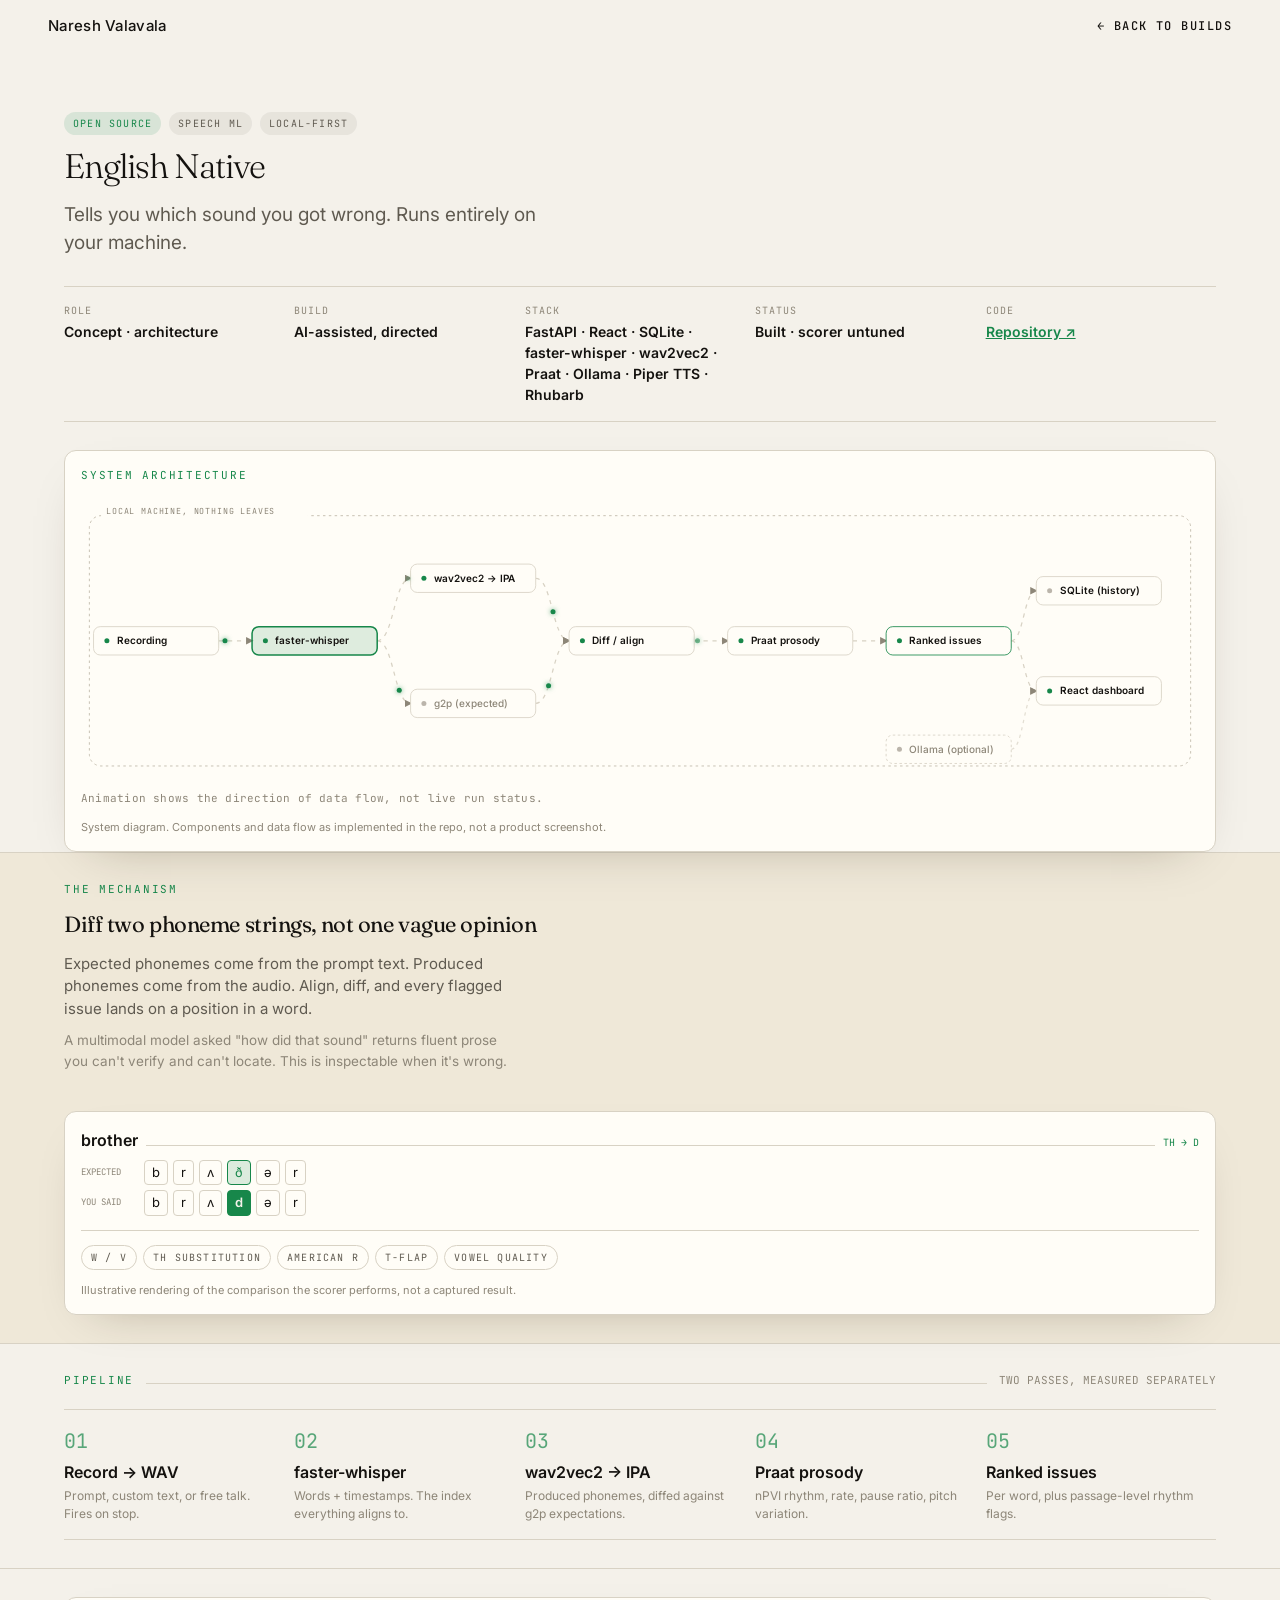
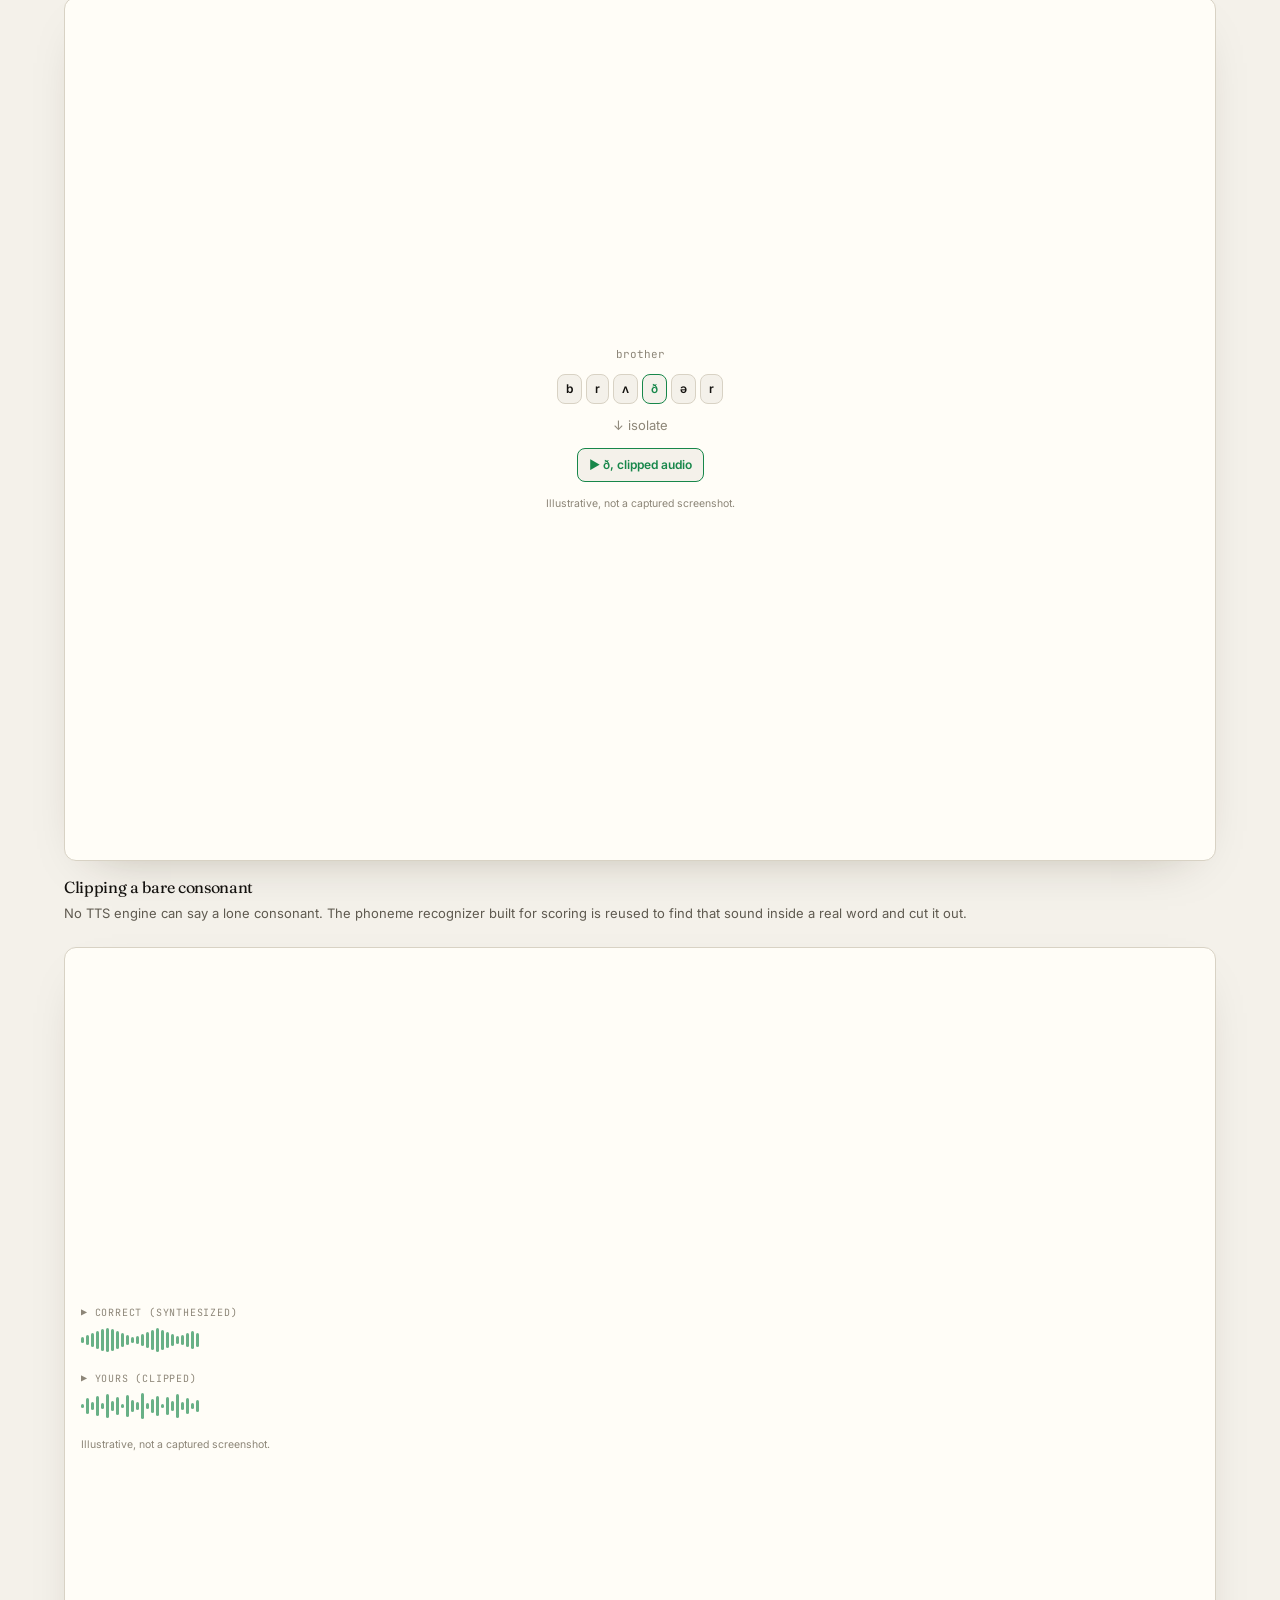
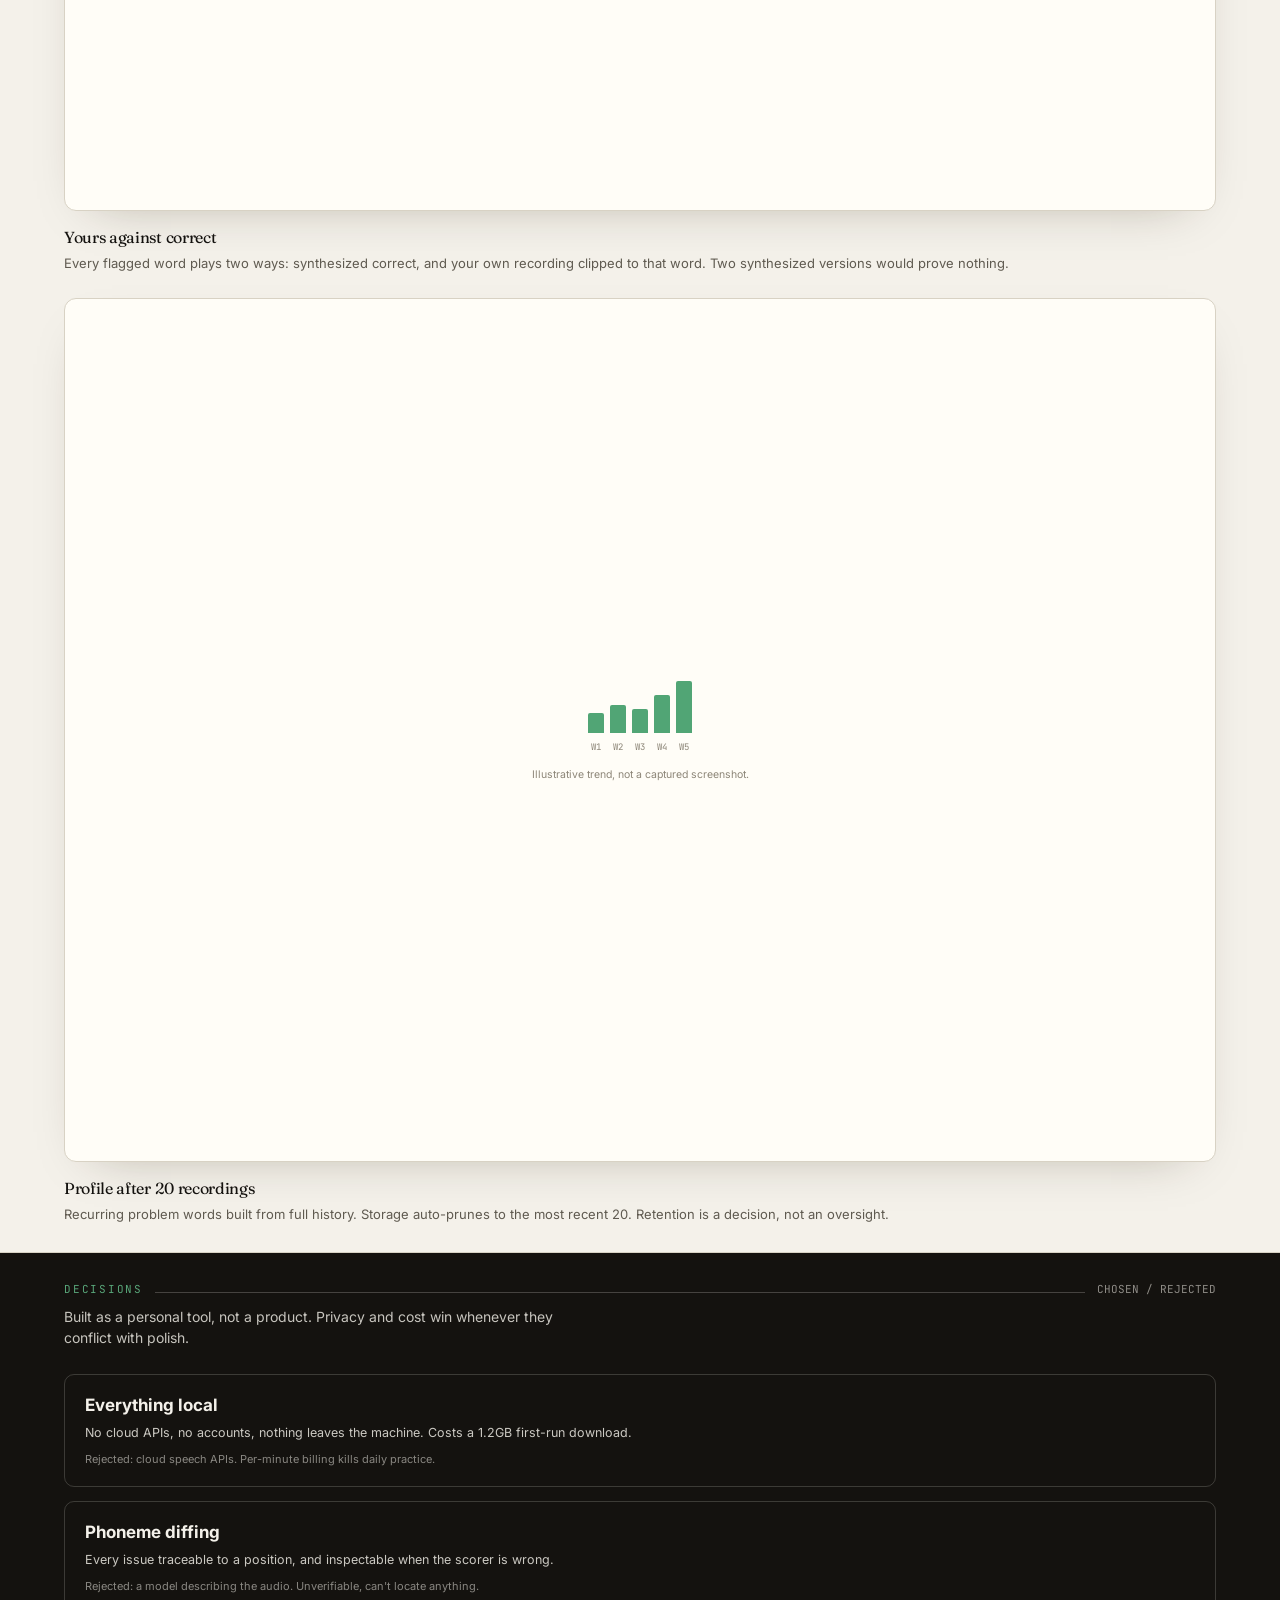
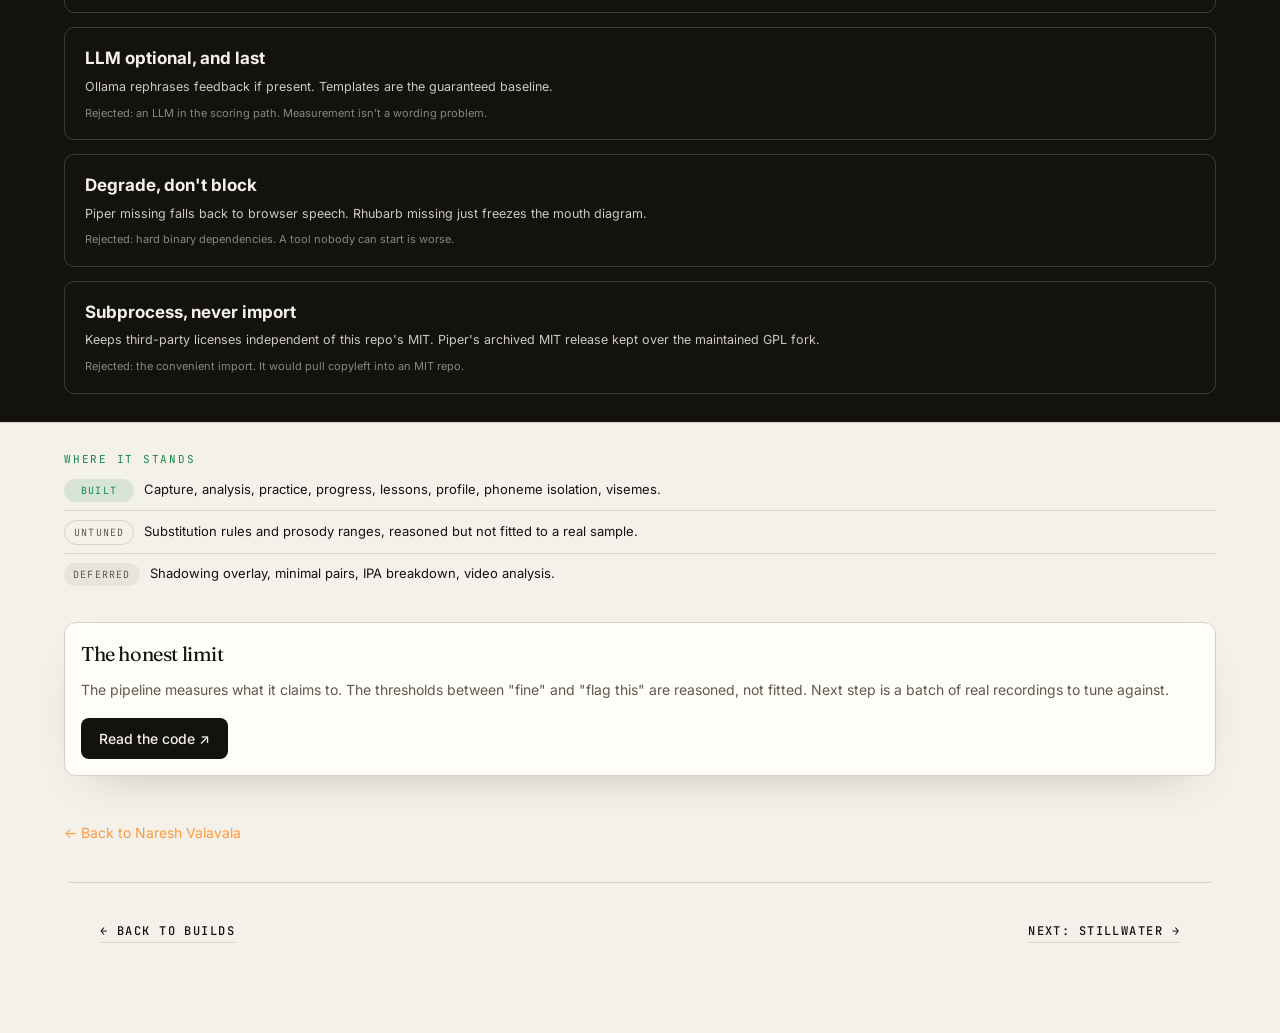
<file: cs/english-speech-coach.html>
<!doctype html>
<html lang="en"><head><meta charset="utf-8"><meta name="viewport" content="width=device-width,initial-scale=1">
<title>English Native — local-first accent coaching | Naresh Valavala</title>
<meta name="description" content="Case study: English Native, an AI project by Naresh Valavala.">
<meta name="robots" content="index,follow">
<link rel="canonical" href="https://nareshvalavala.github.io/cs/english-speech-coach.html">
<style>@font-face{font-family:'Instrument Sans';font-weight:400;font-style:normal;font-display:swap;src:url(fonts/is400.woff2) format('woff2')}@font-face{font-family:'Instrument Sans';font-weight:500;font-style:normal;font-display:swap;src:url(fonts/is500.woff2) format('woff2')}@font-face{font-family:'Instrument Sans';font-weight:600;font-style:normal;font-display:swap;src:url(fonts/is600.woff2) format('woff2')}@font-face{font-family:'Instrument Sans';font-weight:700;font-style:normal;font-display:swap;src:url(fonts/is700.woff2) format('woff2')}
html{background:#070f1d}body{margin:0;background:#070f1d;color:#cdd7ec;font-family:'Instrument Sans',system-ui,sans-serif}
.back{display:block;max-width:none;margin:0;padding:18px clamp(24px,5vw,96px) 0}.back a{color:#ff9b3d;font-size:14px;text-decoration:none}.back a:hover{text-decoration:underline}
.csx{--bg:#070f1d;--surface:#0c1830;--line:rgba(160,190,255,.16);--text:#cdd7ec;--text-muted:#9aa9c4;--text-faint:#7f93b8;--accent:#ff9b3d;color:var(--text);font-family:'Instrument Sans','Figtree',ui-sans-serif,sans-serif;line-height:1.5;border-radius:10px;overflow:hidden;background:#070f1d;border:1px solid var(--line)}
.csx *{box-sizing:border-box}
.csx a{color:var(--accent)}
.csx .btn{display:inline-block;text-decoration:none}
.csx[data-k="english-speech-coach"] *{box-sizing: border-box;}
.csx[data-k="english-speech-coach"]{margin: 0; background: var(--bg); color: var(--text); font-family: 'Figtree', ui-sans-serif, sans-serif; line-height: 1.5;}
.csx[data-k="english-speech-coach"] .mono{font-family: 'JetBrains Mono', ui-monospace, monospace;}
.csx[data-k="english-speech-coach"] .wrap{max-width: 1080px; margin: 0 auto; padding: 0 32px;}
.csx[data-k="english-speech-coach"] a{color: var(--accent);}
.csx[data-k="english-speech-coach"] .tag{font-family: 'JetBrains Mono', monospace; font-size: 10px; text-transform: uppercase; letter-spacing: 0.12em; padding: 4px 9px; border-radius: 999px;}
.csx[data-k="english-speech-coach"] .tag-accent{background: color-mix(in srgb, var(--accent) 15%, transparent); color: var(--accent);}
.csx[data-k="english-speech-coach"] .tag-neutral{background: var(--surface); color: var(--text-muted);}
.csx[data-k="english-speech-coach"] .tag-outline{border: 1px solid var(--line); color: var(--text-muted);}
.csx[data-k="english-speech-coach"] .panel{position: relative; border-radius: 12px; border: 1px solid var(--line); background: var(--surface); padding: 22px 24px;}
.csx[data-k="english-speech-coach"] .corner{position: absolute; width: 10px; height: 10px; border-color: color-mix(in srgb, var(--accent) 50%, transparent);}
.csx[data-k="english-speech-coach"] .corner.tl{top: 6px; left: 6px; border-top: 2px solid; border-left: 2px solid;}
.csx[data-k="english-speech-coach"] .corner.tr{top: 6px; right: 6px; border-top: 2px solid; border-right: 2px solid;}
.csx[data-k="english-speech-coach"] .corner.bl{bottom: 6px; left: 6px; border-bottom: 2px solid; border-left: 2px solid;}
.csx[data-k="english-speech-coach"] .corner.br{bottom: 6px; right: 6px; border-bottom: 2px solid; border-right: 2px solid;}
.csx[data-k="english-speech-coach"] .kicker{font-family: 'JetBrains Mono', monospace; font-size: 11px; text-transform: uppercase; letter-spacing: 0.16em; color: var(--accent);}
.csx[data-k="english-speech-coach"] .divider-grid{display: grid; gap: 1px; background: var(--line); border: 1px solid var(--line); border-radius: 10px; overflow: hidden;}
.csx[data-k="english-speech-coach"] .divider-grid > div{background: var(--bg); padding: 16px 18px;}
.csx[data-k="english-speech-coach"] h1,.csx[data-k="english-speech-coach"] h2,.csx[data-k="english-speech-coach"] h3{font-weight: 700; letter-spacing: -0.02em; margin: 0;}
.csx[data-k="english-speech-coach"] .btn{display: inline-flex; align-items: center; gap: 6px; padding: 10px 18px; border-radius: 8px; text-decoration: none; font-size: 14px; font-weight: 500;}
.csx[data-k="english-speech-coach"] .btn-primary{background: var(--accent); color: var(--bg);}
.csx[data-k="english-speech-coach"] .btn-secondary{border: 1px solid var(--line); color: var(--text);}
.csx[data-k="english-speech-coach"] .imgph{aspect-ratio: 21/9; border-radius: 10px; border: 1px dashed var(--line); display: flex; align-items: center; justify-content: center; color: var(--text-faint); font-size: 12px; text-align: center; padding: 16px;}
.csx[data-k="english-speech-coach"] .theme-toggle{font-family: 'JetBrains Mono', monospace; font-size: 10px; text-transform: uppercase; letter-spacing: 0.1em; color: var(--text-faint); background: none; border: 1px solid var(--line); border-radius: 999px; padding: 6px 12px; cursor: pointer;}
.csx[data-k="english-speech-coach"] .diagram-row{display:flex; align-items:center; flex-wrap:wrap; gap:8px;}
.csx[data-k="english-speech-coach"] .diagram-box{border:1px solid var(--line); background: var(--bg); border-radius:8px; padding:7px 11px; font-size:12.5px; font-weight:600; white-space:nowrap;}
.csx[data-k="english-speech-coach"] .diagram-box.accent{border-color: var(--accent); color: var(--accent);}
.csx[data-k="english-speech-coach"] .diagram-arrow{color: var(--text-faint); font-size:14px;}
.csx[data-k="english-speech-coach"] .diagram-boundary{border:1px dashed var(--line); border-radius:12px; padding:22px 20px 18px; position:relative;}
.csx[data-k="english-speech-coach"] .diagram-boundary .blabel{position:absolute; top:-10px; left:16px; background:var(--surface); padding:0 8px; font-family:'JetBrains Mono',monospace; font-size:10px; text-transform:uppercase; letter-spacing:0.1em; color:var(--text-faint);}
.csx[data-k="english-speech-coach"] .diagram-lane{display:flex; align-items:center; gap:12px; margin: 11px 0; flex-wrap:wrap;}
.csx[data-k="english-speech-coach"] .diagram-lane .lane-tag{font-family:'JetBrains Mono',monospace; font-size:10px; text-transform:uppercase; letter-spacing:0.08em; color:var(--text-faint); width:110px; flex-shrink:0;}
.csx[data-k="english-speech-coach"] .bars{display:flex; align-items:flex-end; gap:6px; height:56px;}
.csx[data-k="english-speech-coach"] .bars .bar{width:16px; background: var(--accent); border-radius:2px 2px 0 0; opacity:0.75;}
.csx[data-k="english-speech-coach"] .waveform{display:flex; align-items:center; gap:2px; height:26px;}
.csx[data-k="english-speech-coach"] .waveform .wbar{width:3px; background: var(--accent); border-radius:2px; opacity:0.65;}
.csx[data-k="english-speech-coach"] .flow-svg{width:100%; height:auto; display:block;}
.csx[data-k="english-speech-coach"] .flow-edge{fill:none; stroke:var(--line); stroke-width:1.5;}
.csx[data-k="english-speech-coach"] .flow-edge.dashed{stroke-dasharray:4 5; opacity:0.7;}
.csx[data-k="english-speech-coach"] .flow-boundary{fill:none; stroke:var(--line); stroke-width:1; stroke-dasharray:3 4;}
.csx[data-k="english-speech-coach"] .flow-blabel-bg{fill:var(--surface);}
.csx[data-k="english-speech-coach"] .flow-node-rect{fill:var(--bg); stroke:var(--line); stroke-width:1;}
.csx[data-k="english-speech-coach"] .flow-node-rect.accent{stroke:var(--accent);}
.csx[data-k="english-speech-coach"] .flow-node-rect.dashed{stroke-dasharray:3 3;}
.csx[data-k="english-speech-coach"] .flow-dot{fill:var(--accent);}
.csx[data-k="english-speech-coach"] .flow-dot.muted{fill:var(--text-faint); opacity:0.6;}
.csx[data-k="english-speech-coach"] .flow-label{font-family:'Figtree', ui-sans-serif, sans-serif; font-size:12px; fill:var(--text); font-weight:600;}
.csx[data-k="english-speech-coach"] .flow-label.muted{fill:var(--text-faint); font-weight:500;}
.csx[data-k="english-speech-coach"] .flow-arrowhead{fill:var(--text-faint);}
.csx[data-k="english-speech-coach"] .flow-caption{font-family:'JetBrains Mono', monospace; font-size:10px; text-transform:uppercase; letter-spacing:0.1em; fill:var(--text-faint);}
.csx[data-k="stillwater"] *{box-sizing: border-box;}
.csx[data-k="stillwater"]{margin: 0; background: var(--bg); color: var(--text); font-family: 'Figtree', ui-sans-serif, sans-serif; line-height: 1.5;}
.csx[data-k="stillwater"] .mono{font-family: 'JetBrains Mono', ui-monospace, monospace;}
.csx[data-k="stillwater"] .wrap{max-width: 1080px; margin: 0 auto; padding: 0 32px;}
.csx[data-k="stillwater"] a{color: var(--accent);}
.csx[data-k="stillwater"] .tag{font-family: 'JetBrains Mono', monospace; font-size: 10px; text-transform: uppercase; letter-spacing: 0.12em; padding: 4px 9px; border-radius: 999px;}
.csx[data-k="stillwater"] .tag-accent{background: color-mix(in srgb, var(--accent) 15%, transparent); color: var(--accent);}
.csx[data-k="stillwater"] .tag-neutral{background: var(--surface); color: var(--text-muted);}
.csx[data-k="stillwater"] .tag-outline{border: 1px solid var(--line); color: var(--text-muted);}
.csx[data-k="stillwater"] .panel{position: relative; border-radius: 12px; border: 1px solid var(--line); background: var(--surface); padding: 22px 24px;}
.csx[data-k="stillwater"] .corner{position: absolute; width: 10px; height: 10px; border-color: color-mix(in srgb, var(--accent) 50%, transparent);}
.csx[data-k="stillwater"] .corner.tl{top: 6px; left: 6px; border-top: 2px solid; border-left: 2px solid;}
.csx[data-k="stillwater"] .corner.tr{top: 6px; right: 6px; border-top: 2px solid; border-right: 2px solid;}
.csx[data-k="stillwater"] .corner.bl{bottom: 6px; left: 6px; border-bottom: 2px solid; border-left: 2px solid;}
.csx[data-k="stillwater"] .corner.br{bottom: 6px; right: 6px; border-bottom: 2px solid; border-right: 2px solid;}
.csx[data-k="stillwater"] .kicker{font-family: 'JetBrains Mono', monospace; font-size: 11px; text-transform: uppercase; letter-spacing: 0.16em; color: var(--accent);}
.csx[data-k="stillwater"] .divider-grid{display: grid; gap: 1px; background: var(--line); border: 1px solid var(--line); border-radius: 10px; overflow: hidden;}
.csx[data-k="stillwater"] .divider-grid > div{background: var(--bg); padding: 16px 18px;}
.csx[data-k="stillwater"] h1,.csx[data-k="stillwater"] h2,.csx[data-k="stillwater"] h3{font-weight: 700; letter-spacing: -0.02em; margin: 0;}
.csx[data-k="stillwater"] .btn{display: inline-flex; align-items: center; gap: 6px; padding: 10px 18px; border-radius: 8px; text-decoration: none; font-size: 14px; font-weight: 500;}
.csx[data-k="stillwater"] .btn-primary{background: var(--accent); color: var(--bg);}
.csx[data-k="stillwater"] .btn-secondary{border: 1px solid var(--line); color: var(--text);}
.csx[data-k="stillwater"] .theme-toggle{font-family: 'JetBrains Mono', monospace; font-size: 10px; text-transform: uppercase; letter-spacing: 0.1em; color: var(--text-faint); background: none; border: 1px solid var(--line); border-radius: 999px; padding: 6px 12px; cursor: pointer;}
.csx[data-k="stillwater"] .flow-svg{width:100%; height:auto; display:block;}
.csx[data-k="stillwater"] .flow-edge{fill:none; stroke:var(--line); stroke-width:1.5;}
.csx[data-k="stillwater"] .flow-edge.dashed{stroke-dasharray:4 5; opacity:0.7;}
.csx[data-k="stillwater"] .flow-node-rect{fill:var(--bg); stroke:var(--line); stroke-width:1;}
.csx[data-k="stillwater"] .flow-node-rect.accent{stroke:var(--accent);}
.csx[data-k="stillwater"] .flow-node-rect.dashed{stroke-dasharray:3 3;}
.csx[data-k="stillwater"] .flow-dot{fill:var(--accent);}
.csx[data-k="stillwater"] .flow-dot.muted{fill:var(--text-faint); opacity:0.6;}
.csx[data-k="stillwater"] .flow-label{font-family:'Figtree', ui-sans-serif, sans-serif; font-size:12px; fill:var(--text); font-weight:600;}
.csx[data-k="stillwater"] .flow-label.muted{fill:var(--text-faint); font-weight:500;}
.csx[data-k="stillwater"] .flow-arrowhead{fill:var(--text-faint);}
.csx[data-k="stillwater"] .flow-caption{font-family:'JetBrains Mono', monospace; font-size:10px; text-transform:uppercase; letter-spacing:0.1em; fill:var(--text-faint);}
.csx[data-k="candidatepulse"] *{box-sizing: border-box;}
.csx[data-k="candidatepulse"]{margin: 0; background: var(--bg); color: var(--text); font-family: 'Figtree', ui-sans-serif, sans-serif; line-height: 1.5;}
.csx[data-k="candidatepulse"] .mono{font-family: 'JetBrains Mono', ui-monospace, monospace;}
.csx[data-k="candidatepulse"] .wrap{max-width: 1080px; margin: 0 auto; padding: 0 32px;}
.csx[data-k="candidatepulse"] a{color: var(--accent);}
.csx[data-k="candidatepulse"] .tag{font-family: 'JetBrains Mono', monospace; font-size: 10px; text-transform: uppercase; letter-spacing: 0.12em; padding: 4px 9px; border-radius: 999px;}
.csx[data-k="candidatepulse"] .tag-accent{background: color-mix(in srgb, var(--accent) 15%, transparent); color: var(--accent);}
.csx[data-k="candidatepulse"] .tag-neutral{background: var(--surface); color: var(--text-muted);}
.csx[data-k="candidatepulse"] .tag-outline{border: 1px solid var(--line); color: var(--text-muted);}
.csx[data-k="candidatepulse"] .panel{position: relative; border-radius: 12px; border: 1px solid var(--line); background: var(--surface); padding: 22px 24px;}
.csx[data-k="candidatepulse"] .corner{position: absolute; width: 10px; height: 10px; border-color: color-mix(in srgb, var(--accent) 50%, transparent);}
.csx[data-k="candidatepulse"] .corner.tl{top: 6px; left: 6px; border-top: 2px solid; border-left: 2px solid;}
.csx[data-k="candidatepulse"] .corner.tr{top: 6px; right: 6px; border-top: 2px solid; border-right: 2px solid;}
.csx[data-k="candidatepulse"] .corner.bl{bottom: 6px; left: 6px; border-bottom: 2px solid; border-left: 2px solid;}
.csx[data-k="candidatepulse"] .corner.br{bottom: 6px; right: 6px; border-bottom: 2px solid; border-right: 2px solid;}
.csx[data-k="candidatepulse"] .kicker{font-family: 'JetBrains Mono', monospace; font-size: 11px; text-transform: uppercase; letter-spacing: 0.16em; color: var(--accent);}
.csx[data-k="candidatepulse"] .divider-grid{display: grid; gap: 1px; background: var(--line); border: 1px solid var(--line); border-radius: 10px; overflow: hidden;}
.csx[data-k="candidatepulse"] .divider-grid > div{background: var(--bg); padding: 16px 18px;}
.csx[data-k="candidatepulse"] h1,.csx[data-k="candidatepulse"] h2,.csx[data-k="candidatepulse"] h3{font-weight: 700; letter-spacing: -0.02em; margin: 0;}
.csx[data-k="candidatepulse"] .btn{display: inline-flex; align-items: center; gap: 6px; padding: 10px 18px; border-radius: 8px; text-decoration: none; font-size: 14px; font-weight: 500;}
.csx[data-k="candidatepulse"] .btn-primary{background: var(--accent); color: var(--bg);}
.csx[data-k="candidatepulse"] .btn-secondary{border: 1px solid var(--line); color: var(--text);}
.csx[data-k="candidatepulse"] .theme-toggle{font-family: 'JetBrains Mono', monospace; font-size: 10px; text-transform: uppercase; letter-spacing: 0.1em; color: var(--text-faint); background: none; border: 1px solid var(--line); border-radius: 999px; padding: 6px 12px; cursor: pointer;}
.csx[data-k="candidatepulse"] .flow-svg{width:100%; height:auto; display:block;}
.csx[data-k="candidatepulse"] .flow-edge{fill:none; stroke:var(--line); stroke-width:1.5;}
.csx[data-k="candidatepulse"] .flow-edge.dashed{stroke-dasharray:4 5; opacity:0.7;}
.csx[data-k="candidatepulse"] .flow-node-rect{fill:var(--bg); stroke:var(--line); stroke-width:1;}
.csx[data-k="candidatepulse"] .flow-node-rect.accent{stroke:var(--accent);}
.csx[data-k="candidatepulse"] .flow-node-rect.dashed{stroke-dasharray:3 3;}
.csx[data-k="candidatepulse"] .flow-dot{fill:var(--accent);}
.csx[data-k="candidatepulse"] .flow-dot.muted{fill:var(--text-faint); opacity:0.6;}
.csx[data-k="candidatepulse"] .flow-label{font-family:'Figtree', ui-sans-serif, sans-serif; font-size:12px; fill:var(--text); font-weight:600;}
.csx[data-k="candidatepulse"] .flow-label.muted{fill:var(--text-faint); font-weight:500;}
.csx[data-k="candidatepulse"] .flow-arrowhead{fill:var(--text-faint);}
.csx[data-k="candidatepulse"] .flow-caption{font-family:'JetBrains Mono', monospace; font-size:10px; text-transform:uppercase; letter-spacing:0.1em; fill:var(--text-faint);}
.csx[data-k="candidatepulse"] .flow-lane-label{font-family:'JetBrains Mono', monospace; font-size:10.5px; text-transform:uppercase; letter-spacing:0.08em; fill:var(--text-faint);}
.csx[data-k="agent-mirror"] *{box-sizing: border-box;}
.csx[data-k="agent-mirror"]{margin: 0; background: var(--bg); color: var(--text); font-family: 'Figtree', ui-sans-serif, sans-serif; line-height: 1.5;}
.csx[data-k="agent-mirror"] .mono{font-family: 'JetBrains Mono', ui-monospace, monospace;}
.csx[data-k="agent-mirror"] .wrap{max-width: 1080px; margin: 0 auto; padding: 0 32px;}
.csx[data-k="agent-mirror"] a{color: var(--accent);}
.csx[data-k="agent-mirror"] .tag{font-family: 'JetBrains Mono', monospace; font-size: 10px; text-transform: uppercase; letter-spacing: 0.12em; padding: 4px 9px; border-radius: 999px;}
.csx[data-k="agent-mirror"] .tag-accent{background: color-mix(in srgb, var(--accent) 15%, transparent); color: var(--accent);}
.csx[data-k="agent-mirror"] .tag-neutral{background: var(--surface); color: var(--text-muted);}
.csx[data-k="agent-mirror"] .tag-outline{border: 1px solid var(--line); color: var(--text-muted);}
.csx[data-k="agent-mirror"] .panel{position: relative; border-radius: 12px; border: 1px solid var(--line); background: var(--surface); padding: 22px 24px;}
.csx[data-k="agent-mirror"] .corner{position: absolute; width: 10px; height: 10px; border-color: color-mix(in srgb, var(--accent) 50%, transparent);}
.csx[data-k="agent-mirror"] .corner.tl{top: 6px; left: 6px; border-top: 2px solid; border-left: 2px solid;}
.csx[data-k="agent-mirror"] .corner.tr{top: 6px; right: 6px; border-top: 2px solid; border-right: 2px solid;}
.csx[data-k="agent-mirror"] .corner.bl{bottom: 6px; left: 6px; border-bottom: 2px solid; border-left: 2px solid;}
.csx[data-k="agent-mirror"] .corner.br{bottom: 6px; right: 6px; border-bottom: 2px solid; border-right: 2px solid;}
.csx[data-k="agent-mirror"] .kicker{font-family: 'JetBrains Mono', monospace; font-size: 11px; text-transform: uppercase; letter-spacing: 0.16em; color: var(--accent);}
.csx[data-k="agent-mirror"] .divider-grid{display: grid; gap: 1px; background: var(--line); border: 1px solid var(--line); border-radius: 10px; overflow: hidden;}
.csx[data-k="agent-mirror"] .divider-grid > div{background: var(--bg); padding: 16px 18px;}
.csx[data-k="agent-mirror"] h1,.csx[data-k="agent-mirror"] h2,.csx[data-k="agent-mirror"] h3{font-weight: 700; letter-spacing: -0.02em; margin: 0;}
.csx[data-k="agent-mirror"] .btn{display: inline-flex; align-items: center; gap: 6px; padding: 10px 18px; border-radius: 8px; text-decoration: none; font-size: 14px; font-weight: 500;}
.csx[data-k="agent-mirror"] .btn-primary{background: var(--accent); color: var(--bg);}
.csx[data-k="agent-mirror"] .btn-secondary{border: 1px solid var(--line); color: var(--text);}
.csx[data-k="agent-mirror"] .theme-toggle{font-family: 'JetBrains Mono', monospace; font-size: 10px; text-transform: uppercase; letter-spacing: 0.1em; color: var(--text-faint); background: none; border: 1px solid var(--line); border-radius: 999px; padding: 6px 12px; cursor: pointer;}
.csx[data-k="agent-mirror"] .flow-svg{width:100%; height:auto; display:block;}
.csx[data-k="agent-mirror"] .flow-edge{fill:none; stroke:var(--line); stroke-width:1.5;}
.csx[data-k="agent-mirror"] .flow-node-rect{fill:var(--bg); stroke:var(--line); stroke-width:1;}
.csx[data-k="agent-mirror"] .flow-node-rect.accent{stroke:var(--accent);}
.csx[data-k="agent-mirror"] .flow-dot{fill:var(--accent);}
.csx[data-k="agent-mirror"] .flow-dot.muted{fill:var(--text-faint); opacity:0.6;}
.csx[data-k="agent-mirror"] .flow-label{font-family:'Figtree', ui-sans-serif, sans-serif; font-size:11.5px; fill:var(--text); font-weight:600;}
.csx[data-k="agent-mirror"] .flow-arrowhead{fill:var(--text-faint);}
.csx[data-k="agent-mirror"] .flow-lane-label{font-family:'JetBrains Mono', monospace; font-size:10.5px; text-transform:uppercase; letter-spacing:0.08em; fill:var(--text-faint);}
.csx .wrap{padding-left:16px!important;padding-right:16px!important}
.csx header.wrap,.csx section>.wrap{padding-top:28px!important;padding-bottom:28px!important}
.csx h1{font-size:34px!important;max-width:none!important}
.csx h2{font-size:22px!important;max-width:none!important}
.csx [style*="minmax("]{grid-template-columns:1fr!important}
.csx .divider-grid{grid-template-columns:1fr 1fr!important}
.csx .panel{overflow-x:auto;padding:16px!important}
.csx .flow-svg{min-width:720px}
.csx .diagram-lane .lane-tag{width:auto}
.csx pre,.csx code{white-space:pre-wrap;word-break:break-word}
.csx section>.wrap,.csx header.wrap{display:block}
.csx{border:0;border-radius:0;max-width:none;margin:0;padding:0}.csx .wrap{max-width:none!important;margin:0!important;padding:0 clamp(24px,5vw,96px)!important}
</style><link rel="preconnect" href="https://fonts.googleapis.com"><link rel="preconnect" href="https://fonts.gstatic.com" crossorigin><link href="https://fonts.googleapis.com/css2?family=Fraunces:ital,opsz,wght@0,9..144,300;0,9..144,400;1,9..144,300&family=Inter:wght@400;500;600&family=JetBrains+Mono:wght@400;500&display=swap" rel="stylesheet"><link rel="stylesheet" href="cs.css"></head><body>
<div class="cprog"></div><nav class="cnav"><a class="cb" href="../index.html">Naresh Valavala</a><a class="bk" href="../index.html#builds">&larr; Back to Builds</a></nav>
<div class="csx" data-k="english-speech-coach">



<header class="wrap" style="padding: 52px 32px 32px;">
  
  <div style="display:flex; gap:8px; flex-wrap:wrap; margin: 20px 0 14px;">
    <span class="tag tag-accent">Open Source</span>
    <span class="tag tag-neutral">Speech ML</span>
    <span class="tag tag-neutral">Local-first</span>
  </div>
  <h1 style="font-size: 52px; line-height: 1.05; max-width: 16ch;">English Native</h1>
  <p style="font-size: 19px; color: var(--text-muted); max-width: 42ch; margin: 16px 0 28px;">Tells you which sound you got wrong. Runs entirely on your machine.</p>
  <div class="divider-grid" style="grid-template-columns: repeat(auto-fit, minmax(140px,1fr));">
    <div><div class="mono" style="font-size:10px; text-transform:uppercase; letter-spacing:0.1em; color:var(--text-faint); margin-bottom:3px;">Role</div><div style="font-weight:600; font-size:14px;">Concept · architecture</div></div>
    <div><div class="mono" style="font-size:10px; text-transform:uppercase; letter-spacing:0.1em; color:var(--text-faint); margin-bottom:3px;">Build</div><div style="font-weight:600; font-size:14px;">AI-assisted, directed</div></div>
    <div><div class="mono" style="font-size:10px; text-transform:uppercase; letter-spacing:0.1em; color:var(--text-faint); margin-bottom:3px;">Stack</div><div style="font-weight:600; font-size:14px;">FastAPI · React · SQLite · faster-whisper · wav2vec2 · Praat · Ollama · Piper TTS · Rhubarb</div></div>
    <div><div class="mono" style="font-size:10px; text-transform:uppercase; letter-spacing:0.1em; color:var(--text-faint); margin-bottom:3px;">Status</div><div style="font-weight:600; font-size:14px;">Built · scorer untuned</div></div>
    <div><div class="mono" style="font-size:10px; text-transform:uppercase; letter-spacing:0.1em; color:var(--text-faint); margin-bottom:3px;">Code</div><div style="font-weight:600; font-size:14px;"><a href="https://github.com/nareshValavala/English_Native" target="_blank" rel="noopener">Repository ↗</a></div></div>
  </div>
</header>

<section class="wrap" style="padding: 0 32px 48px;">
  <div class="panel">
    <span class="corner tl"></span><span class="corner tr"></span><span class="corner bl"></span><span class="corner br"></span>
    <div class="kicker" style="margin-bottom:16px;">System architecture</div>
    <svg class="flow-svg" viewBox="0 0 1340 340" xmlns="http://www.w3.org/2000/svg">
      <defs>
        <marker id="esc-arrow" viewBox="0 0 10 10" refX="8" refY="5" markerWidth="6" markerHeight="6" orient="auto-start-reverse">
          <path class="flow-arrowhead" d="M0,0 L10,5 L0,10 z" />
        </marker>
      </defs>
      <rect class="flow-boundary" x="10" y="20" width="1320" height="300" rx="14" />
      <rect class="flow-blabel-bg" x="24" y="6" width="248" height="16" />
      <text class="flow-caption" x="30" y="18">Local machine, nothing leaves</text>

      <path class="flow-edge" marker-end="url(#esc-arrow)" d="M165,170 C185,170 185,170 205,170" />
      <path class="flow-edge" marker-end="url(#esc-arrow)" d="M355,170 C375,170 375,95 395,95" />
      <path class="flow-edge" marker-end="url(#esc-arrow)" d="M355,170 C375,170 375,245 395,245" />
      <path class="flow-edge" marker-end="url(#esc-arrow)" d="M545,95 C565,95 565,170 585,170" />
      <path class="flow-edge" marker-end="url(#esc-arrow)" d="M545,245 C565,245 565,170 585,170" />
      <path class="flow-edge" marker-end="url(#esc-arrow)" d="M735,170 C755,170 755,170 775,170" />
      <path class="flow-edge" marker-end="url(#esc-arrow)" d="M925,170 C945,170 945,170 965,170" />
      <path class="flow-edge" marker-end="url(#esc-arrow)" d="M1115,170 C1130,170 1130,110 1145,110" />
      <path class="flow-edge" marker-end="url(#esc-arrow)" d="M1115,170 C1130,170 1130,230 1145,230" />
      <path class="flow-edge dashed" marker-end="url(#esc-arrow)" d="M1115,300 C1130,300 1130,230 1145,230" />

      <rect class="flow-node-rect" x="15" y="153" width="150" height="34" rx="8" />
      <circle class="flow-dot" cx="31" cy="170" r="3" />
      <text class="flow-label" x="43" y="174">Recording</text>

      <rect class="flow-node-rect" x="205" y="153" width="150" height="34" rx="8" />
      <circle class="flow-dot" cx="221" cy="170" r="3" />
      <text class="flow-label" x="233" y="174">faster-whisper</text>

      <rect class="flow-node-rect" x="395" y="78" width="150" height="34" rx="8" />
      <circle class="flow-dot" cx="411" cy="95" r="3" />
      <text class="flow-label" x="423" y="99">wav2vec2 → IPA</text>

      <rect class="flow-node-rect" x="395" y="228" width="150" height="34" rx="8" />
      <circle class="flow-dot muted" cx="411" cy="245" r="3" />
      <text class="flow-label muted" x="423" y="249">g2p (expected)</text>

      <rect class="flow-node-rect" x="585" y="153" width="150" height="34" rx="8" />
      <circle class="flow-dot" cx="601" cy="170" r="3" />
      <text class="flow-label" x="613" y="174">Diff / align</text>

      <rect class="flow-node-rect" x="775" y="153" width="150" height="34" rx="8" />
      <circle class="flow-dot" cx="791" cy="170" r="3" />
      <text class="flow-label" x="803" y="174">Praat prosody</text>

      <rect class="flow-node-rect accent" x="965" y="153" width="150" height="34" rx="8" />
      <circle class="flow-dot" cx="981" cy="170" r="3" />
      <text class="flow-label" x="993" y="174">Ranked issues</text>

      <rect class="flow-node-rect" x="1145" y="93" width="150" height="34" rx="8" />
      <circle class="flow-dot muted" cx="1161" cy="110" r="3" />
      <text class="flow-label" x="1173" y="114">SQLite (history)</text>

      <rect class="flow-node-rect" x="1145" y="213" width="150" height="34" rx="8" />
      <circle class="flow-dot" cx="1161" cy="230" r="3" />
      <text class="flow-label" x="1173" y="234">React dashboard</text>

      <rect class="flow-node-rect dashed" x="965" y="283" width="150" height="34" rx="8" />
      <circle class="flow-dot muted" cx="981" cy="300" r="3" />
      <text class="flow-label muted" x="993" y="304">Ollama (optional)</text>
    </svg>
    <div style="font-size:11px; color:var(--text-faint); margin-top:14px;">System diagram. Components and data flow as implemented in the repo, not a product screenshot.</div>
  </div>
</section>

<section style="border-top:1px solid var(--line); background: color-mix(in srgb, var(--accent) 5%, var(--bg));">
  <div class="wrap" style="padding: 44px 32px; display:grid; grid-template-columns: repeat(auto-fit, minmax(320px,1fr)); gap:40px; align-items:center;">
    <div>
      <div class="kicker" style="margin-bottom:10px;">The mechanism</div>
      <h2 style="font-size: 28px; max-width: 20ch; margin-bottom: 12px;">Diff two phoneme strings, not one vague opinion</h2>
      <p style="font-size: 15px; color: var(--text-muted); max-width: 50ch; margin: 0 0 10px;">Expected phonemes come from the prompt text. Produced phonemes come from the audio. Align, diff, and every flagged issue lands on a position in a word.</p>
      <p style="font-size: 13.5px; color: var(--text-faint); max-width: 50ch; margin: 0;">A multimodal model asked "how did that sound" returns fluent prose you can't verify and can't locate. This is inspectable when it's wrong.</p>
    </div>
    <div class="panel">
      <span class="corner tl"></span><span class="corner tr"></span><span class="corner bl"></span><span class="corner br"></span>
      <div style="display:flex; align-items:baseline; gap:8px; margin-bottom:8px;">
        <span style="font-weight:600;">brother</span>
        <span style="flex:1; height:1px; background:var(--line);"></span>
        <span class="mono" style="font-size:10px; text-transform:uppercase; color:var(--accent);">TH → D</span>
      </div>
      <div style="display:flex; gap:5px; align-items:center; margin-bottom:5px;">
        <span class="mono" style="font-size:9px; text-transform:uppercase; color:var(--text-faint); width:58px;">Expected</span>
        <span style="border:1px solid var(--line); padding:2px 7px; font-size:13px; border-radius:4px;">b</span>
        <span style="border:1px solid var(--line); padding:2px 7px; font-size:13px; border-radius:4px;">r</span>
        <span style="border:1px solid var(--line); padding:2px 7px; font-size:13px; border-radius:4px;">ʌ</span>
        <span style="border:1px solid var(--accent); background: color-mix(in srgb, var(--accent) 15%, transparent); padding:2px 7px; font-size:13px; border-radius:4px; color:var(--accent);">ð</span>
        <span style="border:1px solid var(--line); padding:2px 7px; font-size:13px; border-radius:4px;">ə</span>
        <span style="border:1px solid var(--line); padding:2px 7px; font-size:13px; border-radius:4px;">r</span>
      </div>
      <div style="display:flex; gap:5px; align-items:center;">
        <span class="mono" style="font-size:9px; text-transform:uppercase; color:var(--text-faint); width:58px;">You said</span>
        <span style="border:1px solid var(--line); padding:2px 7px; font-size:13px; border-radius:4px;">b</span>
        <span style="border:1px solid var(--line); padding:2px 7px; font-size:13px; border-radius:4px;">r</span>
        <span style="border:1px solid var(--line); padding:2px 7px; font-size:13px; border-radius:4px;">ʌ</span>
        <span style="border:1px solid var(--accent); background: var(--accent); color: var(--bg); padding:2px 7px; font-size:13px; border-radius:4px; font-weight:600;">d</span>
        <span style="border:1px solid var(--line); padding:2px 7px; font-size:13px; border-radius:4px;">ə</span>
        <span style="border:1px solid var(--line); padding:2px 7px; font-size:13px; border-radius:4px;">r</span>
      </div>
      <div style="display:flex; gap:6px; flex-wrap:wrap; padding-top:14px; margin-top:14px; border-top:1px solid var(--line);">
        <span class="tag tag-outline">W / V</span>
        <span class="tag tag-outline">TH substitution</span>
        <span class="tag tag-outline">American R</span>
        <span class="tag tag-outline">T-flap</span>
        <span class="tag tag-outline">Vowel quality</span>
      </div>
      <div style="font-size:11px; color:var(--text-faint); margin-top:12px;">Illustrative rendering of the comparison the scorer performs, not a captured result.</div>
    </div>
  </div>
</section>

<section style="border-top:1px solid var(--line);">
  <div class="wrap" style="padding: 40px 32px;">
    <div style="display:flex; align-items:baseline; gap:12px; margin-bottom:20px;">
      <span class="kicker">Pipeline</span>
      <span style="flex:1; height:1px; background:var(--line);"></span>
      <span class="mono" style="font-size:11px; text-transform:uppercase; color:var(--text-faint);">Two passes, measured separately</span>
    </div>
    <div class="divider-grid" style="grid-template-columns: repeat(auto-fit, minmax(180px,1fr));">
      <div><div class="mono" style="font-size:20px; color:var(--accent); opacity:0.7;">01</div><div style="font-weight:600; margin:4px 0 3px;">Record → WAV</div><p style="font-size:12px; color:var(--text-faint); margin:0;">Prompt, custom text, or free talk. Fires on stop.</p></div>
      <div><div class="mono" style="font-size:20px; color:var(--accent); opacity:0.7;">02</div><div style="font-weight:600; margin:4px 0 3px;">faster-whisper</div><p style="font-size:12px; color:var(--text-faint); margin:0;">Words + timestamps. The index everything aligns to.</p></div>
      <div><div class="mono" style="font-size:20px; color:var(--accent); opacity:0.7;">03</div><div style="font-weight:600; margin:4px 0 3px;">wav2vec2 → IPA</div><p style="font-size:12px; color:var(--text-faint); margin:0;">Produced phonemes, diffed against g2p expectations.</p></div>
      <div><div class="mono" style="font-size:20px; color:var(--accent); opacity:0.7;">04</div><div style="font-weight:600; margin:4px 0 3px;">Praat prosody</div><p style="font-size:12px; color:var(--text-faint); margin:0;">nPVI rhythm, rate, pause ratio, pitch variation.</p></div>
      <div><div class="mono" style="font-size:20px; color:var(--accent); opacity:0.7;">05</div><div style="font-weight:600; margin:4px 0 3px;">Ranked issues</div><p style="font-size:12px; color:var(--text-faint); margin:0;">Per word, plus passage-level rhythm flags.</p></div>
    </div>
  </div>
</section>

<section style="border-top:1px solid var(--line);">
  <div class="wrap" style="padding: 40px 32px;">
    <div style="display:grid; grid-template-columns: repeat(auto-fit, minmax(280px,1fr)); gap:24px;">
      <div>
        <div class="panel" style="aspect-ratio:4/3; display:flex; flex-direction:column; justify-content:center; align-items:center; gap:12px; padding:20px;">
          <span class="corner tl"></span><span class="corner tr"></span><span class="corner bl"></span><span class="corner br"></span>
          <div class="mono" style="font-size:11px; color:var(--text-faint);">brother</div>
          <div style="display:flex; gap:4px;">
            <span class="diagram-box" style="padding:5px 8px; font-size:12px;">b</span>
            <span class="diagram-box" style="padding:5px 8px; font-size:12px;">r</span>
            <span class="diagram-box" style="padding:5px 8px; font-size:12px;">ʌ</span>
            <span class="diagram-box accent" style="padding:5px 8px; font-size:12px;">ð</span>
            <span class="diagram-box" style="padding:5px 8px; font-size:12px;">ə</span>
            <span class="diagram-box" style="padding:5px 8px; font-size:12px;">r</span>
          </div>
          <div style="color:var(--text-faint); font-size:13px;">↓ isolate</div>
          <span class="diagram-box accent" style="font-size:12px;">▶ ð, clipped audio</span>
          <div style="font-size:10.5px; color:var(--text-faint); margin-top:2px;">Illustrative, not a captured screenshot.</div>
        </div>
        <h3 style="font-size:16px; margin:14px 0 5px;">Clipping a bare consonant</h3>
        <p style="font-size:13px; color:var(--text-muted); margin:0;">No TTS engine can say a lone consonant. The phoneme recognizer built for scoring is reused to find that sound inside a real word and cut it out.</p>
      </div>
      <div>
        <div class="panel" style="aspect-ratio:4/3; display:flex; flex-direction:column; justify-content:center; gap:18px; padding:20px;">
          <span class="corner tl"></span><span class="corner tr"></span><span class="corner bl"></span><span class="corner br"></span>
          <div>
            <div class="mono" style="font-size:10px; text-transform:uppercase; letter-spacing:0.08em; color:var(--text-faint); margin-bottom:7px;">▶ correct (synthesized)</div>
            <div class="waveform">
              <span class="wbar" style="height:6px;"></span><span class="wbar" style="height:10px;"></span><span class="wbar" style="height:14px;"></span><span class="wbar" style="height:18px;"></span><span class="wbar" style="height:22px;"></span><span class="wbar" style="height:24px;"></span><span class="wbar" style="height:22px;"></span><span class="wbar" style="height:18px;"></span><span class="wbar" style="height:14px;"></span><span class="wbar" style="height:10px;"></span><span class="wbar" style="height:6px;"></span><span class="wbar" style="height:8px;"></span><span class="wbar" style="height:12px;"></span><span class="wbar" style="height:16px;"></span><span class="wbar" style="height:20px;"></span><span class="wbar" style="height:24px;"></span><span class="wbar" style="height:20px;"></span><span class="wbar" style="height:16px;"></span><span class="wbar" style="height:12px;"></span><span class="wbar" style="height:8px;"></span><span class="wbar" style="height:10px;"></span><span class="wbar" style="height:14px;"></span><span class="wbar" style="height:18px;"></span><span class="wbar" style="height:14px;"></span>
            </div>
          </div>
          <div>
            <div class="mono" style="font-size:10px; text-transform:uppercase; letter-spacing:0.08em; color:var(--text-faint); margin-bottom:7px;">▶ yours (clipped)</div>
            <div class="waveform">
              <span class="wbar" style="height:4px;"></span><span class="wbar" style="height:16px;"></span><span class="wbar" style="height:8px;"></span><span class="wbar" style="height:20px;"></span><span class="wbar" style="height:6px;"></span><span class="wbar" style="height:24px;"></span><span class="wbar" style="height:10px;"></span><span class="wbar" style="height:18px;"></span><span class="wbar" style="height:4px;"></span><span class="wbar" style="height:22px;"></span><span class="wbar" style="height:12px;"></span><span class="wbar" style="height:8px;"></span><span class="wbar" style="height:26px;"></span><span class="wbar" style="height:6px;"></span><span class="wbar" style="height:14px;"></span><span class="wbar" style="height:20px;"></span><span class="wbar" style="height:4px;"></span><span class="wbar" style="height:18px;"></span><span class="wbar" style="height:10px;"></span><span class="wbar" style="height:24px;"></span><span class="wbar" style="height:8px;"></span><span class="wbar" style="height:16px;"></span><span class="wbar" style="height:6px;"></span><span class="wbar" style="height:12px;"></span>
            </div>
          </div>
          <div style="font-size:10.5px; color:var(--text-faint);">Illustrative, not a captured screenshot.</div>
        </div>
        <h3 style="font-size:16px; margin:14px 0 5px;">Yours against correct</h3>
        <p style="font-size:13px; color:var(--text-muted); margin:0;">Every flagged word plays two ways: synthesized correct, and your own recording clipped to that word. Two synthesized versions would prove nothing.</p>
      </div>
      <div>
        <div class="panel" style="aspect-ratio:4/3; display:flex; flex-direction:column; justify-content:center; align-items:center; padding:20px;">
          <span class="corner tl"></span><span class="corner tr"></span><span class="corner bl"></span><span class="corner br"></span>
          <div class="bars">
            <div class="bar" style="height:20px;"></div>
            <div class="bar" style="height:28px;"></div>
            <div class="bar" style="height:24px;"></div>
            <div class="bar" style="height:38px;"></div>
            <div class="bar" style="height:52px;"></div>
          </div>
          <div style="display:flex; gap:6px; margin-top:8px;">
            <span class="mono" style="font-size:9px; color:var(--text-faint); width:16px; text-align:center;">W1</span>
            <span class="mono" style="font-size:9px; color:var(--text-faint); width:16px; text-align:center;">W2</span>
            <span class="mono" style="font-size:9px; color:var(--text-faint); width:16px; text-align:center;">W3</span>
            <span class="mono" style="font-size:9px; color:var(--text-faint); width:16px; text-align:center;">W4</span>
            <span class="mono" style="font-size:9px; color:var(--text-faint); width:16px; text-align:center;">W5</span>
          </div>
          <div style="font-size:10.5px; color:var(--text-faint); margin-top:12px;">Illustrative trend, not a captured screenshot.</div>
        </div>
        <h3 style="font-size:16px; margin:14px 0 5px;">Profile after 20 recordings</h3>
        <p style="font-size:13px; color:var(--text-muted); margin:0;">Recurring problem words built from full history. Storage auto-prunes to the most recent 20. Retention is a decision, not an oversight.</p>
      </div>
    </div>
  </div>
</section>

<section style="border-top:1px solid var(--line); background: var(--text); color: var(--bg);">
  <div class="wrap" style="padding: 44px 32px;">
    <div style="display:flex; align-items:baseline; gap:12px; margin-bottom:8px;">
      <span class="mono" style="font-size:11px; text-transform:uppercase; letter-spacing:0.16em; color: color-mix(in srgb, var(--accent) 70%, var(--bg));">Decisions</span>
      <span style="flex:1; height:1px; background: color-mix(in srgb, var(--bg) 22%, transparent);"></span>
      <span class="mono" style="font-size:11px; text-transform:uppercase; color: color-mix(in srgb, var(--bg) 55%, transparent);">Chosen / rejected</span>
    </div>
    <p style="font-size:14px; max-width:56ch; margin:0 0 26px; color: color-mix(in srgb, var(--bg) 80%, transparent);">Built as a personal tool, not a product. Privacy and cost win whenever they conflict with polish.</p>
    <div style="display:grid; grid-template-columns: repeat(auto-fit, minmax(280px,1fr)); gap: 14px;">
      <div style="border: 1px solid color-mix(in srgb, var(--bg) 18%, transparent); border-radius: 10px; padding: 18px 20px;">
        <div style="font-weight:700; font-size:17px; margin-bottom:6px;">Everything local</div>
        <p style="font-size:12.5px; margin:0 0 8px; color: color-mix(in srgb, var(--bg) 82%, transparent);">No cloud APIs, no accounts, nothing leaves the machine. Costs a 1.2GB first-run download.</p>
        <div style="font-size:11px; color: color-mix(in srgb, var(--bg) 52%, transparent);">Rejected: cloud speech APIs. Per-minute billing kills daily practice.</div>
      </div>
      <div style="border: 1px solid color-mix(in srgb, var(--bg) 18%, transparent); border-radius: 10px; padding: 18px 20px;">
        <div style="font-weight:700; font-size:17px; margin-bottom:6px;">Phoneme diffing</div>
        <p style="font-size:12.5px; margin:0 0 8px; color: color-mix(in srgb, var(--bg) 82%, transparent);">Every issue traceable to a position, and inspectable when the scorer is wrong.</p>
        <div style="font-size:11px; color: color-mix(in srgb, var(--bg) 52%, transparent);">Rejected: a model describing the audio. Unverifiable, can't locate anything.</div>
      </div>
      <div style="border: 1px solid color-mix(in srgb, var(--bg) 18%, transparent); border-radius: 10px; padding: 18px 20px;">
        <div style="font-weight:700; font-size:17px; margin-bottom:6px;">LLM optional, and last</div>
        <p style="font-size:12.5px; margin:0 0 8px; color: color-mix(in srgb, var(--bg) 82%, transparent);">Ollama rephrases feedback if present. Templates are the guaranteed baseline.</p>
        <div style="font-size:11px; color: color-mix(in srgb, var(--bg) 52%, transparent);">Rejected: an LLM in the scoring path. Measurement isn't a wording problem.</div>
      </div>
      <div style="border: 1px solid color-mix(in srgb, var(--bg) 18%, transparent); border-radius: 10px; padding: 18px 20px;">
        <div style="font-weight:700; font-size:17px; margin-bottom:6px;">Degrade, don't block</div>
        <p style="font-size:12.5px; margin:0 0 8px; color: color-mix(in srgb, var(--bg) 82%, transparent);">Piper missing falls back to browser speech. Rhubarb missing just freezes the mouth diagram.</p>
        <div style="font-size:11px; color: color-mix(in srgb, var(--bg) 52%, transparent);">Rejected: hard binary dependencies. A tool nobody can start is worse.</div>
      </div>
      <div style="border: 1px solid color-mix(in srgb, var(--bg) 18%, transparent); border-radius: 10px; padding: 18px 20px;">
        <div style="font-weight:700; font-size:17px; margin-bottom:6px;">Subprocess, never import</div>
        <p style="font-size:12.5px; margin:0 0 8px; color: color-mix(in srgb, var(--bg) 82%, transparent);">Keeps third-party licenses independent of this repo's MIT. Piper's archived MIT release kept over the maintained GPL fork.</p>
        <div style="font-size:11px; color: color-mix(in srgb, var(--bg) 52%, transparent);">Rejected: the convenient import. It would pull copyleft into an MIT repo.</div>
      </div>
    </div>
  </div>
</section>

<section style="border-top:1px solid var(--line);">
  <div class="wrap" style="padding: 40px 32px 64px; display:grid; grid-template-columns: repeat(auto-fit, minmax(300px,1fr)); gap:36px; align-items:start;">
    <div>
      <div class="kicker" style="margin-bottom:12px;">Where it stands</div>
      <div style="display:flex; flex-direction:column; gap:9px;">
        <div style="display:flex; gap:10px; align-items:baseline; padding-bottom:8px; border-bottom:1px solid var(--line);"><span class="tag tag-accent" style="min-width:70px; text-align:center;">Built</span><span style="font-size:13px;">Capture, analysis, practice, progress, lessons, profile, phoneme isolation, visemes.</span></div>
        <div style="display:flex; gap:10px; align-items:baseline; padding-bottom:8px; border-bottom:1px solid var(--line);"><span class="tag tag-outline" style="min-width:70px; text-align:center;">Untuned</span><span style="font-size:13px;">Substitution rules and prosody ranges, reasoned but not fitted to a real sample.</span></div>
        <div style="display:flex; gap:10px; align-items:baseline;"><span class="tag tag-neutral" style="min-width:70px; text-align:center;">Deferred</span><span style="font-size:13px;">Shadowing overlay, minimal pairs, IPA breakdown, video analysis.</span></div>
      </div>
    </div>
    <div class="panel">
      <span class="corner tl"></span><span class="corner tr"></span><span class="corner bl"></span><span class="corner br"></span>
      <h3 style="font-size:20px; margin-bottom:10px;">The honest limit</h3>
      <p style="font-size:14px; color:var(--text-muted); margin:0 0 18px;">The pipeline measures what it claims to. The thresholds between "fine" and "flag this" are reasoned, not fitted. Next step is a batch of real recordings to tune against.</p>
      <div style="display:flex; gap:10px; flex-wrap:wrap;">
        <a href="https://github.com/nareshValavala/English_Native" target="_blank" rel="noopener" class="btn btn-primary">Read the code ↗</a>
        
      </div>
    </div>
  </div>
</section>

</div>
<p class="back" style="padding-bottom:40px"><a href="../index.html#work">&larr; Back to Naresh Valavala</a></p>
<div class="cfoot"><a href="../index.html#builds">&larr; Back to Builds</a><a href="stillwater.html">Next: StillWater &rarr;</a></div><script src="cs.js"></script></body></html>
</file>
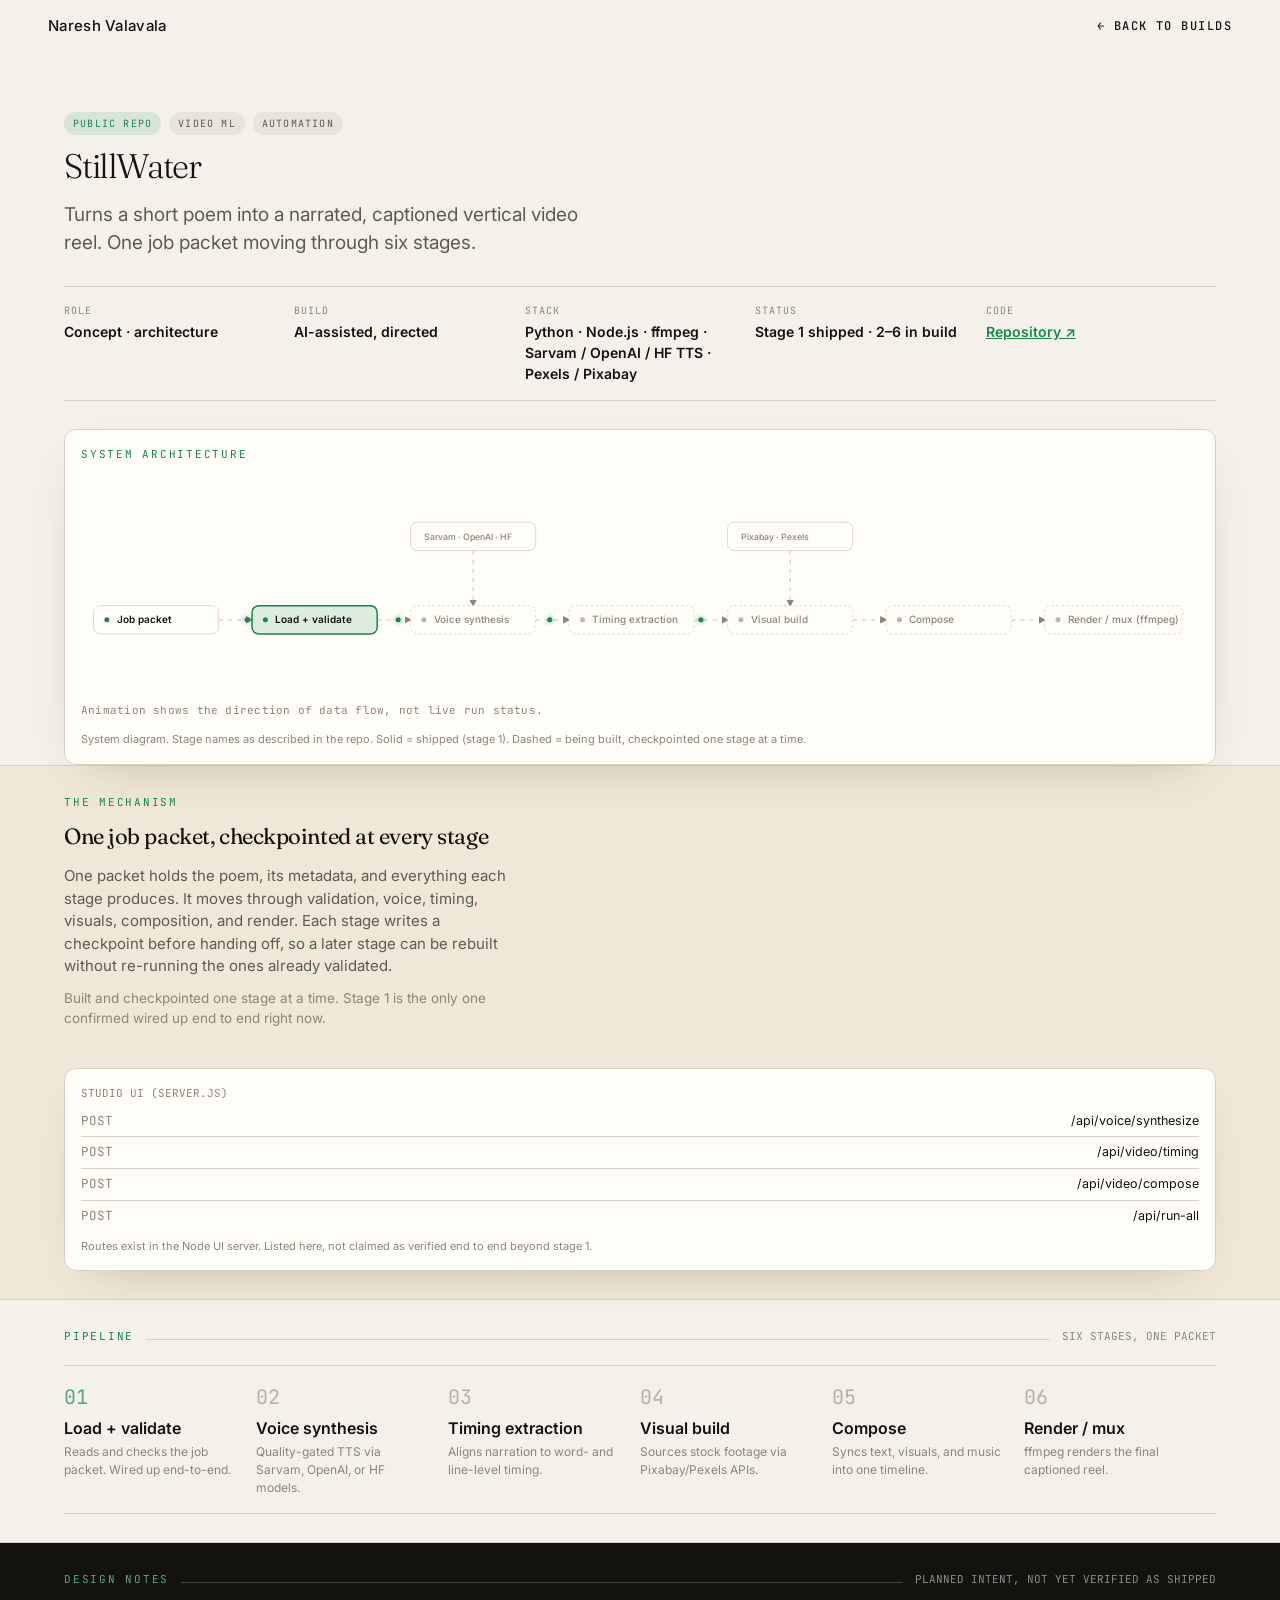
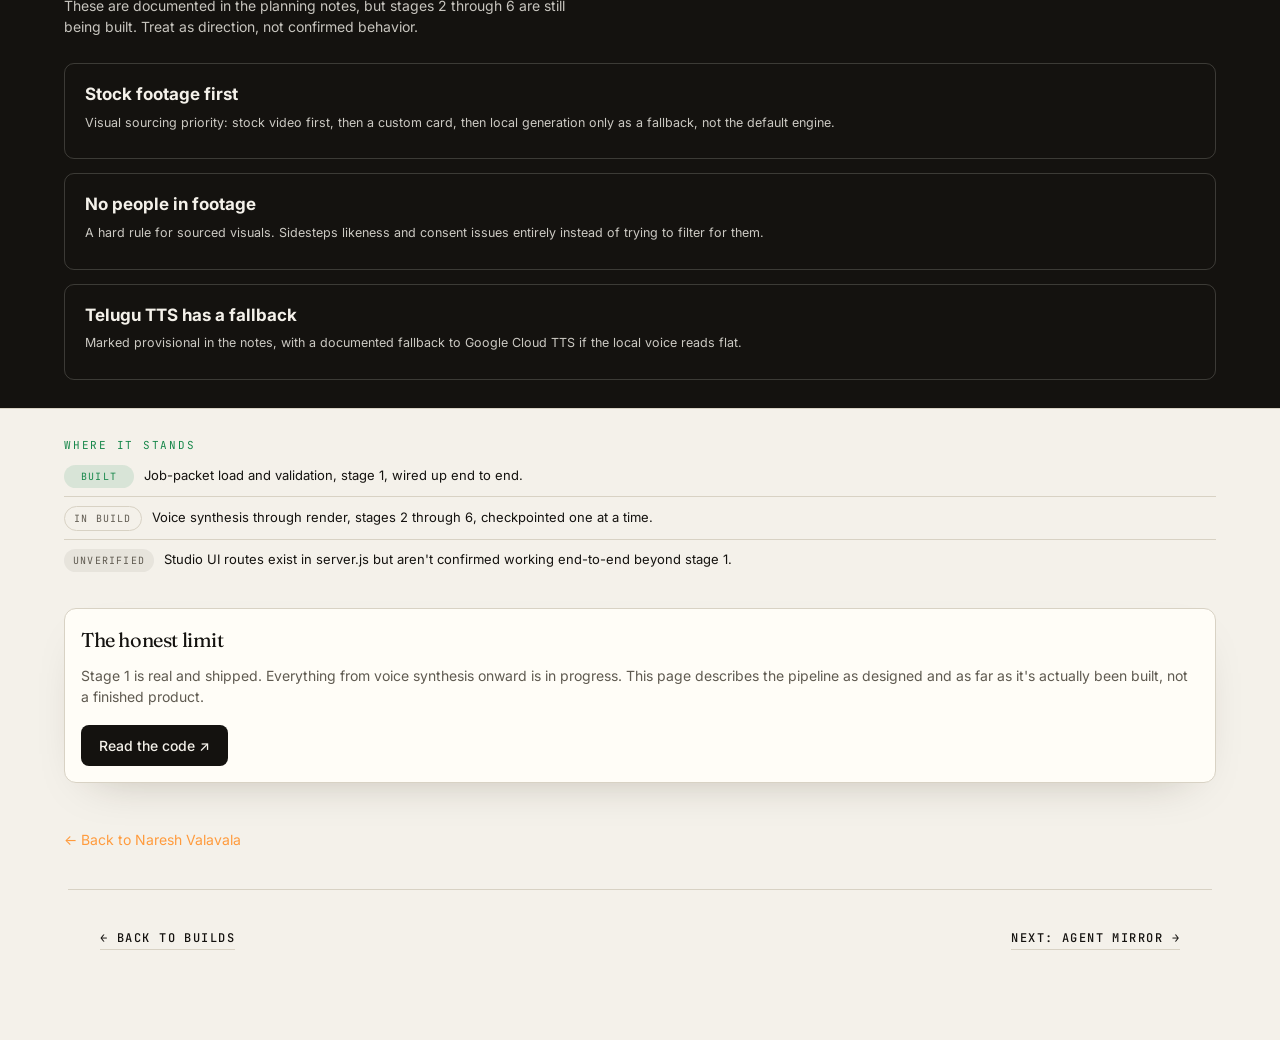
<file: cs/stillwater.html>
<!doctype html>
<html lang="en"><head><meta charset="utf-8"><meta name="viewport" content="width=device-width,initial-scale=1">
<title>StillWater — poem to narrated video reel | Naresh Valavala</title>
<meta name="description" content="Case study: StillWater, an AI project by Naresh Valavala.">
<meta name="robots" content="index,follow">
<link rel="canonical" href="https://nareshvalavala.github.io/cs/stillwater.html">
<style>@font-face{font-family:'Instrument Sans';font-weight:400;font-style:normal;font-display:swap;src:url(fonts/is400.woff2) format('woff2')}@font-face{font-family:'Instrument Sans';font-weight:500;font-style:normal;font-display:swap;src:url(fonts/is500.woff2) format('woff2')}@font-face{font-family:'Instrument Sans';font-weight:600;font-style:normal;font-display:swap;src:url(fonts/is600.woff2) format('woff2')}@font-face{font-family:'Instrument Sans';font-weight:700;font-style:normal;font-display:swap;src:url(fonts/is700.woff2) format('woff2')}
html{background:#070f1d}body{margin:0;background:#070f1d;color:#cdd7ec;font-family:'Instrument Sans',system-ui,sans-serif}
.back{display:block;max-width:none;margin:0;padding:18px clamp(24px,5vw,96px) 0}.back a{color:#ff9b3d;font-size:14px;text-decoration:none}.back a:hover{text-decoration:underline}
.csx{--bg:#070f1d;--surface:#0c1830;--line:rgba(160,190,255,.16);--text:#cdd7ec;--text-muted:#9aa9c4;--text-faint:#7f93b8;--accent:#ff9b3d;color:var(--text);font-family:'Instrument Sans','Figtree',ui-sans-serif,sans-serif;line-height:1.5;border-radius:10px;overflow:hidden;background:#070f1d;border:1px solid var(--line)}
.csx *{box-sizing:border-box}
.csx a{color:var(--accent)}
.csx .btn{display:inline-block;text-decoration:none}
.csx[data-k="english-speech-coach"] *{box-sizing: border-box;}
.csx[data-k="english-speech-coach"]{margin: 0; background: var(--bg); color: var(--text); font-family: 'Figtree', ui-sans-serif, sans-serif; line-height: 1.5;}
.csx[data-k="english-speech-coach"] .mono{font-family: 'JetBrains Mono', ui-monospace, monospace;}
.csx[data-k="english-speech-coach"] .wrap{max-width: 1080px; margin: 0 auto; padding: 0 32px;}
.csx[data-k="english-speech-coach"] a{color: var(--accent);}
.csx[data-k="english-speech-coach"] .tag{font-family: 'JetBrains Mono', monospace; font-size: 10px; text-transform: uppercase; letter-spacing: 0.12em; padding: 4px 9px; border-radius: 999px;}
.csx[data-k="english-speech-coach"] .tag-accent{background: color-mix(in srgb, var(--accent) 15%, transparent); color: var(--accent);}
.csx[data-k="english-speech-coach"] .tag-neutral{background: var(--surface); color: var(--text-muted);}
.csx[data-k="english-speech-coach"] .tag-outline{border: 1px solid var(--line); color: var(--text-muted);}
.csx[data-k="english-speech-coach"] .panel{position: relative; border-radius: 12px; border: 1px solid var(--line); background: var(--surface); padding: 22px 24px;}
.csx[data-k="english-speech-coach"] .corner{position: absolute; width: 10px; height: 10px; border-color: color-mix(in srgb, var(--accent) 50%, transparent);}
.csx[data-k="english-speech-coach"] .corner.tl{top: 6px; left: 6px; border-top: 2px solid; border-left: 2px solid;}
.csx[data-k="english-speech-coach"] .corner.tr{top: 6px; right: 6px; border-top: 2px solid; border-right: 2px solid;}
.csx[data-k="english-speech-coach"] .corner.bl{bottom: 6px; left: 6px; border-bottom: 2px solid; border-left: 2px solid;}
.csx[data-k="english-speech-coach"] .corner.br{bottom: 6px; right: 6px; border-bottom: 2px solid; border-right: 2px solid;}
.csx[data-k="english-speech-coach"] .kicker{font-family: 'JetBrains Mono', monospace; font-size: 11px; text-transform: uppercase; letter-spacing: 0.16em; color: var(--accent);}
.csx[data-k="english-speech-coach"] .divider-grid{display: grid; gap: 1px; background: var(--line); border: 1px solid var(--line); border-radius: 10px; overflow: hidden;}
.csx[data-k="english-speech-coach"] .divider-grid > div{background: var(--bg); padding: 16px 18px;}
.csx[data-k="english-speech-coach"] h1,.csx[data-k="english-speech-coach"] h2,.csx[data-k="english-speech-coach"] h3{font-weight: 700; letter-spacing: -0.02em; margin: 0;}
.csx[data-k="english-speech-coach"] .btn{display: inline-flex; align-items: center; gap: 6px; padding: 10px 18px; border-radius: 8px; text-decoration: none; font-size: 14px; font-weight: 500;}
.csx[data-k="english-speech-coach"] .btn-primary{background: var(--accent); color: var(--bg);}
.csx[data-k="english-speech-coach"] .btn-secondary{border: 1px solid var(--line); color: var(--text);}
.csx[data-k="english-speech-coach"] .imgph{aspect-ratio: 21/9; border-radius: 10px; border: 1px dashed var(--line); display: flex; align-items: center; justify-content: center; color: var(--text-faint); font-size: 12px; text-align: center; padding: 16px;}
.csx[data-k="english-speech-coach"] .theme-toggle{font-family: 'JetBrains Mono', monospace; font-size: 10px; text-transform: uppercase; letter-spacing: 0.1em; color: var(--text-faint); background: none; border: 1px solid var(--line); border-radius: 999px; padding: 6px 12px; cursor: pointer;}
.csx[data-k="english-speech-coach"] .diagram-row{display:flex; align-items:center; flex-wrap:wrap; gap:8px;}
.csx[data-k="english-speech-coach"] .diagram-box{border:1px solid var(--line); background: var(--bg); border-radius:8px; padding:7px 11px; font-size:12.5px; font-weight:600; white-space:nowrap;}
.csx[data-k="english-speech-coach"] .diagram-box.accent{border-color: var(--accent); color: var(--accent);}
.csx[data-k="english-speech-coach"] .diagram-arrow{color: var(--text-faint); font-size:14px;}
.csx[data-k="english-speech-coach"] .diagram-boundary{border:1px dashed var(--line); border-radius:12px; padding:22px 20px 18px; position:relative;}
.csx[data-k="english-speech-coach"] .diagram-boundary .blabel{position:absolute; top:-10px; left:16px; background:var(--surface); padding:0 8px; font-family:'JetBrains Mono',monospace; font-size:10px; text-transform:uppercase; letter-spacing:0.1em; color:var(--text-faint);}
.csx[data-k="english-speech-coach"] .diagram-lane{display:flex; align-items:center; gap:12px; margin: 11px 0; flex-wrap:wrap;}
.csx[data-k="english-speech-coach"] .diagram-lane .lane-tag{font-family:'JetBrains Mono',monospace; font-size:10px; text-transform:uppercase; letter-spacing:0.08em; color:var(--text-faint); width:110px; flex-shrink:0;}
.csx[data-k="english-speech-coach"] .bars{display:flex; align-items:flex-end; gap:6px; height:56px;}
.csx[data-k="english-speech-coach"] .bars .bar{width:16px; background: var(--accent); border-radius:2px 2px 0 0; opacity:0.75;}
.csx[data-k="english-speech-coach"] .waveform{display:flex; align-items:center; gap:2px; height:26px;}
.csx[data-k="english-speech-coach"] .waveform .wbar{width:3px; background: var(--accent); border-radius:2px; opacity:0.65;}
.csx[data-k="english-speech-coach"] .flow-svg{width:100%; height:auto; display:block;}
.csx[data-k="english-speech-coach"] .flow-edge{fill:none; stroke:var(--line); stroke-width:1.5;}
.csx[data-k="english-speech-coach"] .flow-edge.dashed{stroke-dasharray:4 5; opacity:0.7;}
.csx[data-k="english-speech-coach"] .flow-boundary{fill:none; stroke:var(--line); stroke-width:1; stroke-dasharray:3 4;}
.csx[data-k="english-speech-coach"] .flow-blabel-bg{fill:var(--surface);}
.csx[data-k="english-speech-coach"] .flow-node-rect{fill:var(--bg); stroke:var(--line); stroke-width:1;}
.csx[data-k="english-speech-coach"] .flow-node-rect.accent{stroke:var(--accent);}
.csx[data-k="english-speech-coach"] .flow-node-rect.dashed{stroke-dasharray:3 3;}
.csx[data-k="english-speech-coach"] .flow-dot{fill:var(--accent);}
.csx[data-k="english-speech-coach"] .flow-dot.muted{fill:var(--text-faint); opacity:0.6;}
.csx[data-k="english-speech-coach"] .flow-label{font-family:'Figtree', ui-sans-serif, sans-serif; font-size:12px; fill:var(--text); font-weight:600;}
.csx[data-k="english-speech-coach"] .flow-label.muted{fill:var(--text-faint); font-weight:500;}
.csx[data-k="english-speech-coach"] .flow-arrowhead{fill:var(--text-faint);}
.csx[data-k="english-speech-coach"] .flow-caption{font-family:'JetBrains Mono', monospace; font-size:10px; text-transform:uppercase; letter-spacing:0.1em; fill:var(--text-faint);}
.csx[data-k="stillwater"] *{box-sizing: border-box;}
.csx[data-k="stillwater"]{margin: 0; background: var(--bg); color: var(--text); font-family: 'Figtree', ui-sans-serif, sans-serif; line-height: 1.5;}
.csx[data-k="stillwater"] .mono{font-family: 'JetBrains Mono', ui-monospace, monospace;}
.csx[data-k="stillwater"] .wrap{max-width: 1080px; margin: 0 auto; padding: 0 32px;}
.csx[data-k="stillwater"] a{color: var(--accent);}
.csx[data-k="stillwater"] .tag{font-family: 'JetBrains Mono', monospace; font-size: 10px; text-transform: uppercase; letter-spacing: 0.12em; padding: 4px 9px; border-radius: 999px;}
.csx[data-k="stillwater"] .tag-accent{background: color-mix(in srgb, var(--accent) 15%, transparent); color: var(--accent);}
.csx[data-k="stillwater"] .tag-neutral{background: var(--surface); color: var(--text-muted);}
.csx[data-k="stillwater"] .tag-outline{border: 1px solid var(--line); color: var(--text-muted);}
.csx[data-k="stillwater"] .panel{position: relative; border-radius: 12px; border: 1px solid var(--line); background: var(--surface); padding: 22px 24px;}
.csx[data-k="stillwater"] .corner{position: absolute; width: 10px; height: 10px; border-color: color-mix(in srgb, var(--accent) 50%, transparent);}
.csx[data-k="stillwater"] .corner.tl{top: 6px; left: 6px; border-top: 2px solid; border-left: 2px solid;}
.csx[data-k="stillwater"] .corner.tr{top: 6px; right: 6px; border-top: 2px solid; border-right: 2px solid;}
.csx[data-k="stillwater"] .corner.bl{bottom: 6px; left: 6px; border-bottom: 2px solid; border-left: 2px solid;}
.csx[data-k="stillwater"] .corner.br{bottom: 6px; right: 6px; border-bottom: 2px solid; border-right: 2px solid;}
.csx[data-k="stillwater"] .kicker{font-family: 'JetBrains Mono', monospace; font-size: 11px; text-transform: uppercase; letter-spacing: 0.16em; color: var(--accent);}
.csx[data-k="stillwater"] .divider-grid{display: grid; gap: 1px; background: var(--line); border: 1px solid var(--line); border-radius: 10px; overflow: hidden;}
.csx[data-k="stillwater"] .divider-grid > div{background: var(--bg); padding: 16px 18px;}
.csx[data-k="stillwater"] h1,.csx[data-k="stillwater"] h2,.csx[data-k="stillwater"] h3{font-weight: 700; letter-spacing: -0.02em; margin: 0;}
.csx[data-k="stillwater"] .btn{display: inline-flex; align-items: center; gap: 6px; padding: 10px 18px; border-radius: 8px; text-decoration: none; font-size: 14px; font-weight: 500;}
.csx[data-k="stillwater"] .btn-primary{background: var(--accent); color: var(--bg);}
.csx[data-k="stillwater"] .btn-secondary{border: 1px solid var(--line); color: var(--text);}
.csx[data-k="stillwater"] .theme-toggle{font-family: 'JetBrains Mono', monospace; font-size: 10px; text-transform: uppercase; letter-spacing: 0.1em; color: var(--text-faint); background: none; border: 1px solid var(--line); border-radius: 999px; padding: 6px 12px; cursor: pointer;}
.csx[data-k="stillwater"] .flow-svg{width:100%; height:auto; display:block;}
.csx[data-k="stillwater"] .flow-edge{fill:none; stroke:var(--line); stroke-width:1.5;}
.csx[data-k="stillwater"] .flow-edge.dashed{stroke-dasharray:4 5; opacity:0.7;}
.csx[data-k="stillwater"] .flow-node-rect{fill:var(--bg); stroke:var(--line); stroke-width:1;}
.csx[data-k="stillwater"] .flow-node-rect.accent{stroke:var(--accent);}
.csx[data-k="stillwater"] .flow-node-rect.dashed{stroke-dasharray:3 3;}
.csx[data-k="stillwater"] .flow-dot{fill:var(--accent);}
.csx[data-k="stillwater"] .flow-dot.muted{fill:var(--text-faint); opacity:0.6;}
.csx[data-k="stillwater"] .flow-label{font-family:'Figtree', ui-sans-serif, sans-serif; font-size:12px; fill:var(--text); font-weight:600;}
.csx[data-k="stillwater"] .flow-label.muted{fill:var(--text-faint); font-weight:500;}
.csx[data-k="stillwater"] .flow-arrowhead{fill:var(--text-faint);}
.csx[data-k="stillwater"] .flow-caption{font-family:'JetBrains Mono', monospace; font-size:10px; text-transform:uppercase; letter-spacing:0.1em; fill:var(--text-faint);}
.csx[data-k="candidatepulse"] *{box-sizing: border-box;}
.csx[data-k="candidatepulse"]{margin: 0; background: var(--bg); color: var(--text); font-family: 'Figtree', ui-sans-serif, sans-serif; line-height: 1.5;}
.csx[data-k="candidatepulse"] .mono{font-family: 'JetBrains Mono', ui-monospace, monospace;}
.csx[data-k="candidatepulse"] .wrap{max-width: 1080px; margin: 0 auto; padding: 0 32px;}
.csx[data-k="candidatepulse"] a{color: var(--accent);}
.csx[data-k="candidatepulse"] .tag{font-family: 'JetBrains Mono', monospace; font-size: 10px; text-transform: uppercase; letter-spacing: 0.12em; padding: 4px 9px; border-radius: 999px;}
.csx[data-k="candidatepulse"] .tag-accent{background: color-mix(in srgb, var(--accent) 15%, transparent); color: var(--accent);}
.csx[data-k="candidatepulse"] .tag-neutral{background: var(--surface); color: var(--text-muted);}
.csx[data-k="candidatepulse"] .tag-outline{border: 1px solid var(--line); color: var(--text-muted);}
.csx[data-k="candidatepulse"] .panel{position: relative; border-radius: 12px; border: 1px solid var(--line); background: var(--surface); padding: 22px 24px;}
.csx[data-k="candidatepulse"] .corner{position: absolute; width: 10px; height: 10px; border-color: color-mix(in srgb, var(--accent) 50%, transparent);}
.csx[data-k="candidatepulse"] .corner.tl{top: 6px; left: 6px; border-top: 2px solid; border-left: 2px solid;}
.csx[data-k="candidatepulse"] .corner.tr{top: 6px; right: 6px; border-top: 2px solid; border-right: 2px solid;}
.csx[data-k="candidatepulse"] .corner.bl{bottom: 6px; left: 6px; border-bottom: 2px solid; border-left: 2px solid;}
.csx[data-k="candidatepulse"] .corner.br{bottom: 6px; right: 6px; border-bottom: 2px solid; border-right: 2px solid;}
.csx[data-k="candidatepulse"] .kicker{font-family: 'JetBrains Mono', monospace; font-size: 11px; text-transform: uppercase; letter-spacing: 0.16em; color: var(--accent);}
.csx[data-k="candidatepulse"] .divider-grid{display: grid; gap: 1px; background: var(--line); border: 1px solid var(--line); border-radius: 10px; overflow: hidden;}
.csx[data-k="candidatepulse"] .divider-grid > div{background: var(--bg); padding: 16px 18px;}
.csx[data-k="candidatepulse"] h1,.csx[data-k="candidatepulse"] h2,.csx[data-k="candidatepulse"] h3{font-weight: 700; letter-spacing: -0.02em; margin: 0;}
.csx[data-k="candidatepulse"] .btn{display: inline-flex; align-items: center; gap: 6px; padding: 10px 18px; border-radius: 8px; text-decoration: none; font-size: 14px; font-weight: 500;}
.csx[data-k="candidatepulse"] .btn-primary{background: var(--accent); color: var(--bg);}
.csx[data-k="candidatepulse"] .btn-secondary{border: 1px solid var(--line); color: var(--text);}
.csx[data-k="candidatepulse"] .theme-toggle{font-family: 'JetBrains Mono', monospace; font-size: 10px; text-transform: uppercase; letter-spacing: 0.1em; color: var(--text-faint); background: none; border: 1px solid var(--line); border-radius: 999px; padding: 6px 12px; cursor: pointer;}
.csx[data-k="candidatepulse"] .flow-svg{width:100%; height:auto; display:block;}
.csx[data-k="candidatepulse"] .flow-edge{fill:none; stroke:var(--line); stroke-width:1.5;}
.csx[data-k="candidatepulse"] .flow-edge.dashed{stroke-dasharray:4 5; opacity:0.7;}
.csx[data-k="candidatepulse"] .flow-node-rect{fill:var(--bg); stroke:var(--line); stroke-width:1;}
.csx[data-k="candidatepulse"] .flow-node-rect.accent{stroke:var(--accent);}
.csx[data-k="candidatepulse"] .flow-node-rect.dashed{stroke-dasharray:3 3;}
.csx[data-k="candidatepulse"] .flow-dot{fill:var(--accent);}
.csx[data-k="candidatepulse"] .flow-dot.muted{fill:var(--text-faint); opacity:0.6;}
.csx[data-k="candidatepulse"] .flow-label{font-family:'Figtree', ui-sans-serif, sans-serif; font-size:12px; fill:var(--text); font-weight:600;}
.csx[data-k="candidatepulse"] .flow-label.muted{fill:var(--text-faint); font-weight:500;}
.csx[data-k="candidatepulse"] .flow-arrowhead{fill:var(--text-faint);}
.csx[data-k="candidatepulse"] .flow-caption{font-family:'JetBrains Mono', monospace; font-size:10px; text-transform:uppercase; letter-spacing:0.1em; fill:var(--text-faint);}
.csx[data-k="candidatepulse"] .flow-lane-label{font-family:'JetBrains Mono', monospace; font-size:10.5px; text-transform:uppercase; letter-spacing:0.08em; fill:var(--text-faint);}
.csx[data-k="agent-mirror"] *{box-sizing: border-box;}
.csx[data-k="agent-mirror"]{margin: 0; background: var(--bg); color: var(--text); font-family: 'Figtree', ui-sans-serif, sans-serif; line-height: 1.5;}
.csx[data-k="agent-mirror"] .mono{font-family: 'JetBrains Mono', ui-monospace, monospace;}
.csx[data-k="agent-mirror"] .wrap{max-width: 1080px; margin: 0 auto; padding: 0 32px;}
.csx[data-k="agent-mirror"] a{color: var(--accent);}
.csx[data-k="agent-mirror"] .tag{font-family: 'JetBrains Mono', monospace; font-size: 10px; text-transform: uppercase; letter-spacing: 0.12em; padding: 4px 9px; border-radius: 999px;}
.csx[data-k="agent-mirror"] .tag-accent{background: color-mix(in srgb, var(--accent) 15%, transparent); color: var(--accent);}
.csx[data-k="agent-mirror"] .tag-neutral{background: var(--surface); color: var(--text-muted);}
.csx[data-k="agent-mirror"] .tag-outline{border: 1px solid var(--line); color: var(--text-muted);}
.csx[data-k="agent-mirror"] .panel{position: relative; border-radius: 12px; border: 1px solid var(--line); background: var(--surface); padding: 22px 24px;}
.csx[data-k="agent-mirror"] .corner{position: absolute; width: 10px; height: 10px; border-color: color-mix(in srgb, var(--accent) 50%, transparent);}
.csx[data-k="agent-mirror"] .corner.tl{top: 6px; left: 6px; border-top: 2px solid; border-left: 2px solid;}
.csx[data-k="agent-mirror"] .corner.tr{top: 6px; right: 6px; border-top: 2px solid; border-right: 2px solid;}
.csx[data-k="agent-mirror"] .corner.bl{bottom: 6px; left: 6px; border-bottom: 2px solid; border-left: 2px solid;}
.csx[data-k="agent-mirror"] .corner.br{bottom: 6px; right: 6px; border-bottom: 2px solid; border-right: 2px solid;}
.csx[data-k="agent-mirror"] .kicker{font-family: 'JetBrains Mono', monospace; font-size: 11px; text-transform: uppercase; letter-spacing: 0.16em; color: var(--accent);}
.csx[data-k="agent-mirror"] .divider-grid{display: grid; gap: 1px; background: var(--line); border: 1px solid var(--line); border-radius: 10px; overflow: hidden;}
.csx[data-k="agent-mirror"] .divider-grid > div{background: var(--bg); padding: 16px 18px;}
.csx[data-k="agent-mirror"] h1,.csx[data-k="agent-mirror"] h2,.csx[data-k="agent-mirror"] h3{font-weight: 700; letter-spacing: -0.02em; margin: 0;}
.csx[data-k="agent-mirror"] .btn{display: inline-flex; align-items: center; gap: 6px; padding: 10px 18px; border-radius: 8px; text-decoration: none; font-size: 14px; font-weight: 500;}
.csx[data-k="agent-mirror"] .btn-primary{background: var(--accent); color: var(--bg);}
.csx[data-k="agent-mirror"] .btn-secondary{border: 1px solid var(--line); color: var(--text);}
.csx[data-k="agent-mirror"] .theme-toggle{font-family: 'JetBrains Mono', monospace; font-size: 10px; text-transform: uppercase; letter-spacing: 0.1em; color: var(--text-faint); background: none; border: 1px solid var(--line); border-radius: 999px; padding: 6px 12px; cursor: pointer;}
.csx[data-k="agent-mirror"] .flow-svg{width:100%; height:auto; display:block;}
.csx[data-k="agent-mirror"] .flow-edge{fill:none; stroke:var(--line); stroke-width:1.5;}
.csx[data-k="agent-mirror"] .flow-node-rect{fill:var(--bg); stroke:var(--line); stroke-width:1;}
.csx[data-k="agent-mirror"] .flow-node-rect.accent{stroke:var(--accent);}
.csx[data-k="agent-mirror"] .flow-dot{fill:var(--accent);}
.csx[data-k="agent-mirror"] .flow-dot.muted{fill:var(--text-faint); opacity:0.6;}
.csx[data-k="agent-mirror"] .flow-label{font-family:'Figtree', ui-sans-serif, sans-serif; font-size:11.5px; fill:var(--text); font-weight:600;}
.csx[data-k="agent-mirror"] .flow-arrowhead{fill:var(--text-faint);}
.csx[data-k="agent-mirror"] .flow-lane-label{font-family:'JetBrains Mono', monospace; font-size:10.5px; text-transform:uppercase; letter-spacing:0.08em; fill:var(--text-faint);}
.csx .wrap{padding-left:16px!important;padding-right:16px!important}
.csx header.wrap,.csx section>.wrap{padding-top:28px!important;padding-bottom:28px!important}
.csx h1{font-size:34px!important;max-width:none!important}
.csx h2{font-size:22px!important;max-width:none!important}
.csx [style*="minmax("]{grid-template-columns:1fr!important}
.csx .divider-grid{grid-template-columns:1fr 1fr!important}
.csx .panel{overflow-x:auto;padding:16px!important}
.csx .flow-svg{min-width:720px}
.csx .diagram-lane .lane-tag{width:auto}
.csx pre,.csx code{white-space:pre-wrap;word-break:break-word}
.csx section>.wrap,.csx header.wrap{display:block}
.csx{border:0;border-radius:0;max-width:none;margin:0;padding:0}.csx .wrap{max-width:none!important;margin:0!important;padding:0 clamp(24px,5vw,96px)!important}
</style><link rel="preconnect" href="https://fonts.googleapis.com"><link rel="preconnect" href="https://fonts.gstatic.com" crossorigin><link href="https://fonts.googleapis.com/css2?family=Fraunces:ital,opsz,wght@0,9..144,300;0,9..144,400;1,9..144,300&family=Inter:wght@400;500;600&family=JetBrains+Mono:wght@400;500&display=swap" rel="stylesheet"><link rel="stylesheet" href="cs.css"></head><body>
<div class="cprog"></div><nav class="cnav"><a class="cb" href="../index.html">Naresh Valavala</a><a class="bk" href="../index.html#builds">&larr; Back to Builds</a></nav>
<div class="csx" data-k="stillwater">



<header class="wrap" style="padding: 52px 32px 32px;">
  
  <div style="display:flex; gap:8px; flex-wrap:wrap; margin: 20px 0 14px;">
    <span class="tag tag-accent">Public repo</span>
    <span class="tag tag-neutral">Video ML</span>
    <span class="tag tag-neutral">Automation</span>
  </div>
  <h1 style="font-size: 52px; line-height: 1.05; max-width: 18ch;">StillWater</h1>
  <p style="font-size: 19px; color: var(--text-muted); max-width: 46ch; margin: 16px 0 28px;">Turns a short poem into a narrated, captioned vertical video reel. One job packet moving through six stages.</p>
  <div class="divider-grid" style="grid-template-columns: repeat(auto-fit, minmax(140px,1fr));">
    <div><div class="mono" style="font-size:10px; text-transform:uppercase; letter-spacing:0.1em; color:var(--text-faint); margin-bottom:3px;">Role</div><div style="font-weight:600; font-size:14px;">Concept · architecture</div></div>
    <div><div class="mono" style="font-size:10px; text-transform:uppercase; letter-spacing:0.1em; color:var(--text-faint); margin-bottom:3px;">Build</div><div style="font-weight:600; font-size:14px;">AI-assisted, directed</div></div>
    <div><div class="mono" style="font-size:10px; text-transform:uppercase; letter-spacing:0.1em; color:var(--text-faint); margin-bottom:3px;">Stack</div><div style="font-weight:600; font-size:14px;">Python · Node.js · ffmpeg · Sarvam / OpenAI / HF TTS · Pexels / Pixabay</div></div>
    <div><div class="mono" style="font-size:10px; text-transform:uppercase; letter-spacing:0.1em; color:var(--text-faint); margin-bottom:3px;">Status</div><div style="font-weight:600; font-size:14px;">Stage 1 shipped · 2–6 in build</div></div>
    <div><div class="mono" style="font-size:10px; text-transform:uppercase; letter-spacing:0.1em; color:var(--text-faint); margin-bottom:3px;">Code</div><div style="font-weight:600; font-size:14px;"><a href="https://github.com/nareshValavala/StillWater" target="_blank" rel="noopener">Repository ↗</a></div></div>
  </div>
</header>

<section class="wrap" style="padding: 0 32px 48px;">
  <div class="panel">
    <span class="corner tl"></span><span class="corner tr"></span><span class="corner bl"></span><span class="corner br"></span>
    <div class="kicker" style="margin-bottom:16px;">System architecture</div>
    <svg class="flow-svg" viewBox="0 0 1340 260" xmlns="http://www.w3.org/2000/svg">
      <defs>
        <marker id="sw-arrow" viewBox="0 0 10 10" refX="8" refY="5" markerWidth="6" markerHeight="6" orient="auto-start-reverse">
          <path class="flow-arrowhead" d="M0,0 L10,5 L0,10 z" />
        </marker>
      </defs>

      <path class="flow-edge" marker-end="url(#sw-arrow)" d="M165,170 C185,170 185,170 205,170" />
      <path class="flow-edge" marker-end="url(#sw-arrow)" d="M355,170 C375,170 375,170 395,170" />
      <path class="flow-edge" marker-end="url(#sw-arrow)" d="M545,170 C565,170 565,170 585,170" />
      <path class="flow-edge" marker-end="url(#sw-arrow)" d="M735,170 C755,170 755,170 775,170" />
      <path class="flow-edge" marker-end="url(#sw-arrow)" d="M925,170 C945,170 945,170 965,170" />
      <path class="flow-edge" marker-end="url(#sw-arrow)" d="M1115,170 C1135,170 1135,170 1155,170" />
      <path class="flow-edge" marker-end="url(#sw-arrow)" d="M470,87 C470,120 470,120 470,153" />
      <path class="flow-edge" marker-end="url(#sw-arrow)" d="M850,87 C850,120 850,120 850,153" />

      <rect class="flow-node-rect" x="15" y="153" width="150" height="34" rx="8" />
      <circle class="flow-dot" cx="31" cy="170" r="3" />
      <text class="flow-label" x="43" y="174">Job packet</text>

      <rect class="flow-node-rect accent" x="205" y="153" width="150" height="34" rx="8" />
      <circle class="flow-dot" cx="221" cy="170" r="3" />
      <text class="flow-label" x="233" y="174">Load + validate</text>

      <rect class="flow-node-rect dashed" x="395" y="153" width="150" height="34" rx="8" />
      <circle class="flow-dot muted" cx="411" cy="170" r="3" />
      <text class="flow-label muted" x="423" y="174">Voice synthesis</text>

      <rect class="flow-node-rect dashed" x="585" y="153" width="150" height="34" rx="8" />
      <circle class="flow-dot muted" cx="601" cy="170" r="3" />
      <text class="flow-label muted" x="613" y="174">Timing extraction</text>

      <rect class="flow-node-rect dashed" x="775" y="153" width="150" height="34" rx="8" />
      <circle class="flow-dot muted" cx="791" cy="170" r="3" />
      <text class="flow-label muted" x="803" y="174">Visual build</text>

      <rect class="flow-node-rect dashed" x="965" y="153" width="150" height="34" rx="8" />
      <circle class="flow-dot muted" cx="981" cy="170" r="3" />
      <text class="flow-label muted" x="993" y="174">Compose</text>

      <rect class="flow-node-rect dashed" x="1155" y="153" width="165" height="34" rx="8" />
      <circle class="flow-dot muted" cx="1171" cy="170" r="3" />
      <text class="flow-label muted" x="1183" y="174">Render / mux (ffmpeg)</text>

      <rect class="flow-node-rect" x="395" y="53" width="150" height="34" rx="8" />
      <text class="flow-label muted" x="411" y="74" style="font-size:10.5px;">Sarvam · OpenAI · HF</text>

      <rect class="flow-node-rect" x="775" y="53" width="150" height="34" rx="8" />
      <text class="flow-label muted" x="791" y="74" style="font-size:10.5px;">Pixabay · Pexels</text>
    </svg>
    <div style="font-size:11px; color:var(--text-faint); margin-top:14px;">System diagram. Stage names as described in the repo. Solid = shipped (stage 1). Dashed = being built, checkpointed one stage at a time.</div>
  </div>
</section>

<section style="border-top:1px solid var(--line); background: color-mix(in srgb, var(--accent) 5%, var(--bg));">
  <div class="wrap" style="padding: 44px 32px; display:grid; grid-template-columns: repeat(auto-fit, minmax(320px,1fr)); gap:40px; align-items:center;">
    <div>
      <div class="kicker" style="margin-bottom:10px;">The mechanism</div>
      <h2 style="font-size: 28px; max-width: 22ch; margin-bottom: 12px;">One job packet, checkpointed at every stage</h2>
      <p style="font-size: 15px; color: var(--text-muted); max-width: 50ch; margin: 0 0 10px;">One packet holds the poem, its metadata, and everything each stage produces. It moves through validation, voice, timing, visuals, composition, and render. Each stage writes a checkpoint before handing off, so a later stage can be rebuilt without re-running the ones already validated.</p>
      <p style="font-size: 13.5px; color: var(--text-faint); max-width: 50ch; margin: 0;">Built and checkpointed one stage at a time. Stage 1 is the only one confirmed wired up end to end right now.</p>
    </div>
    <div class="panel">
      <span class="corner tl"></span><span class="corner tr"></span><span class="corner bl"></span><span class="corner br"></span>
      <div class="mono" style="font-size:11px; text-transform:uppercase; color:var(--text-faint); margin-bottom:10px;">Studio UI (server.js)</div>
      <div style="display:flex; flex-direction:column; gap:6px;">
        <div style="display:flex; justify-content:space-between; font-size:12.5px; border-bottom:1px solid var(--line); padding-bottom:6px;"><span class="mono" style="color:var(--text-faint);">POST</span><span>/api/voice/synthesize</span></div>
        <div style="display:flex; justify-content:space-between; font-size:12.5px; border-bottom:1px solid var(--line); padding-bottom:6px;"><span class="mono" style="color:var(--text-faint);">POST</span><span>/api/video/timing</span></div>
        <div style="display:flex; justify-content:space-between; font-size:12.5px; border-bottom:1px solid var(--line); padding-bottom:6px;"><span class="mono" style="color:var(--text-faint);">POST</span><span>/api/video/compose</span></div>
        <div style="display:flex; justify-content:space-between; font-size:12.5px;"><span class="mono" style="color:var(--text-faint);">POST</span><span>/api/run-all</span></div>
      </div>
      <div style="font-size:11px; color:var(--text-faint); margin-top:12px;">Routes exist in the Node UI server. Listed here, not claimed as verified end to end beyond stage 1.</div>
    </div>
  </div>
</section>

<section style="border-top:1px solid var(--line);">
  <div class="wrap" style="padding: 40px 32px;">
    <div style="display:flex; align-items:baseline; gap:12px; margin-bottom:20px;">
      <span class="kicker">Pipeline</span>
      <span style="flex:1; height:1px; background:var(--line);"></span>
      <span class="mono" style="font-size:11px; text-transform:uppercase; color:var(--text-faint);">Six stages, one packet</span>
    </div>
    <div class="divider-grid" style="grid-template-columns: repeat(auto-fit, minmax(160px,1fr));">
      <div><div class="mono" style="font-size:20px; color:var(--accent); opacity:0.7;">01</div><div style="font-weight:600; margin:4px 0 3px;">Load + validate</div><p style="font-size:12px; color:var(--text-faint); margin:0;">Reads and checks the job packet. Wired up end-to-end.</p></div>
      <div><div class="mono" style="font-size:20px; color:var(--text-faint); opacity:0.6;">02</div><div style="font-weight:600; margin:4px 0 3px;">Voice synthesis</div><p style="font-size:12px; color:var(--text-faint); margin:0;">Quality-gated TTS via Sarvam, OpenAI, or HF models.</p></div>
      <div><div class="mono" style="font-size:20px; color:var(--text-faint); opacity:0.6;">03</div><div style="font-weight:600; margin:4px 0 3px;">Timing extraction</div><p style="font-size:12px; color:var(--text-faint); margin:0;">Aligns narration to word- and line-level timing.</p></div>
      <div><div class="mono" style="font-size:20px; color:var(--text-faint); opacity:0.6;">04</div><div style="font-weight:600; margin:4px 0 3px;">Visual build</div><p style="font-size:12px; color:var(--text-faint); margin:0;">Sources stock footage via Pixabay/Pexels APIs.</p></div>
      <div><div class="mono" style="font-size:20px; color:var(--text-faint); opacity:0.6;">05</div><div style="font-weight:600; margin:4px 0 3px;">Compose</div><p style="font-size:12px; color:var(--text-faint); margin:0;">Syncs text, visuals, and music into one timeline.</p></div>
      <div><div class="mono" style="font-size:20px; color:var(--text-faint); opacity:0.6;">06</div><div style="font-weight:600; margin:4px 0 3px;">Render / mux</div><p style="font-size:12px; color:var(--text-faint); margin:0;">ffmpeg renders the final captioned reel.</p></div>
    </div>
  </div>
</section>

<section style="border-top:1px solid var(--line); background: var(--text); color: var(--bg);">
  <div class="wrap" style="padding: 44px 32px;">
    <div style="display:flex; align-items:baseline; gap:12px; margin-bottom:8px;">
      <span class="mono" style="font-size:11px; text-transform:uppercase; letter-spacing:0.16em; color: color-mix(in srgb, var(--accent) 70%, var(--bg));">Design notes</span>
      <span style="flex:1; height:1px; background: color-mix(in srgb, var(--bg) 22%, transparent);"></span>
      <span class="mono" style="font-size:11px; text-transform:uppercase; color: color-mix(in srgb, var(--bg) 55%, transparent);">Planned intent, not yet verified as shipped</span>
    </div>
    <p style="font-size:14px; max-width:60ch; margin:0 0 26px; color: color-mix(in srgb, var(--bg) 80%, transparent);">These are documented in the planning notes, but stages 2 through 6 are still being built. Treat as direction, not confirmed behavior.</p>
    <div style="display:grid; grid-template-columns: repeat(auto-fit, minmax(280px,1fr)); gap: 14px;">
      <div style="border: 1px solid color-mix(in srgb, var(--bg) 18%, transparent); border-radius: 10px; padding: 18px 20px;">
        <div style="font-weight:700; font-size:17px; margin-bottom:6px;">Stock footage first</div>
        <p style="font-size:12.5px; margin:0 0 8px; color: color-mix(in srgb, var(--bg) 82%, transparent);">Visual sourcing priority: stock video first, then a custom card, then local generation only as a fallback, not the default engine.</p>
      </div>
      <div style="border: 1px solid color-mix(in srgb, var(--bg) 18%, transparent); border-radius: 10px; padding: 18px 20px;">
        <div style="font-weight:700; font-size:17px; margin-bottom:6px;">No people in footage</div>
        <p style="font-size:12.5px; margin:0 0 8px; color: color-mix(in srgb, var(--bg) 82%, transparent);">A hard rule for sourced visuals. Sidesteps likeness and consent issues entirely instead of trying to filter for them.</p>
      </div>
      <div style="border: 1px solid color-mix(in srgb, var(--bg) 18%, transparent); border-radius: 10px; padding: 18px 20px;">
        <div style="font-weight:700; font-size:17px; margin-bottom:6px;">Telugu TTS has a fallback</div>
        <p style="font-size:12.5px; margin:0 0 8px; color: color-mix(in srgb, var(--bg) 82%, transparent);">Marked provisional in the notes, with a documented fallback to Google Cloud TTS if the local voice reads flat.</p>
      </div>
    </div>
  </div>
</section>

<section style="border-top:1px solid var(--line);">
  <div class="wrap" style="padding: 40px 32px 64px; display:grid; grid-template-columns: repeat(auto-fit, minmax(300px,1fr)); gap:36px; align-items:start;">
    <div>
      <div class="kicker" style="margin-bottom:12px;">Where it stands</div>
      <div style="display:flex; flex-direction:column; gap:9px;">
        <div style="display:flex; gap:10px; align-items:baseline; padding-bottom:8px; border-bottom:1px solid var(--line);"><span class="tag tag-accent" style="min-width:70px; text-align:center;">Built</span><span style="font-size:13px;">Job-packet load and validation, stage 1, wired up end to end.</span></div>
        <div style="display:flex; gap:10px; align-items:baseline; padding-bottom:8px; border-bottom:1px solid var(--line);"><span class="tag tag-outline" style="min-width:70px; text-align:center;">In build</span><span style="font-size:13px;">Voice synthesis through render, stages 2 through 6, checkpointed one at a time.</span></div>
        <div style="display:flex; gap:10px; align-items:baseline;"><span class="tag tag-neutral" style="min-width:70px; text-align:center;">Unverified</span><span style="font-size:13px;">Studio UI routes exist in server.js but aren't confirmed working end-to-end beyond stage 1.</span></div>
      </div>
    </div>
    <div class="panel">
      <span class="corner tl"></span><span class="corner tr"></span><span class="corner bl"></span><span class="corner br"></span>
      <h3 style="font-size:20px; margin-bottom:10px;">The honest limit</h3>
      <p style="font-size:14px; color:var(--text-muted); margin:0 0 18px;">Stage 1 is real and shipped. Everything from voice synthesis onward is in progress. This page describes the pipeline as designed and as far as it's actually been built, not a finished product.</p>
      <div style="display:flex; gap:10px; flex-wrap:wrap;">
        <a href="https://github.com/nareshValavala/StillWater" target="_blank" rel="noopener" class="btn btn-primary">Read the code ↗</a>
        
      </div>
    </div>
  </div>
</section>

</div>
<p class="back" style="padding-bottom:40px"><a href="../index.html#work">&larr; Back to Naresh Valavala</a></p>
<div class="cfoot"><a href="../index.html#builds">&larr; Back to Builds</a><a href="agent-mirror.html">Next: Agent Mirror &rarr;</a></div><script src="cs.js"></script></body></html>
</file>
<file: cs/cs.css>
/* Editorial skin for case studies: matches the main portfolio */
:root{--ink:#14120f}
html{background:#f4f1ea;scroll-behavior:smooth}
body{margin:0;background:#f4f1ea;color:#14120f;font-family:Inter,system-ui,sans-serif}
.csx{--bg:#f4f1ea;--surface:#fffdf7;--line:#d8d2c4;--text:#14120f;--text-muted:#5f5a50;--text-faint:#8d8678;--accent:#17874a;background:#f4f1ea;border:0;border-radius:0;overflow:visible;padding-top:64px}
.csx[data-k]{font-family:Inter,system-ui,sans-serif;background:#f4f1ea}
.csx[data-k] h1,.csx[data-k] h2,.csx[data-k] h3{font-family:Fraunces,Georgia,serif;font-weight:400;letter-spacing:-.02em}
.csx[data-k] h1{font-weight:300;letter-spacing:-.035em}
.csx[data-k] .flow-label,.csx[data-k] .diagram-box{font-family:Inter,system-ui,sans-serif}
.csx[data-k] .corner{display:none}
.csx[data-k] .panel{background:#fffdf7;box-shadow:0 18px 50px -30px rgba(40,30,10,.35)}
.csx[data-k] .divider-grid>div{background:#f4f1ea}
.csx[data-k] .btn-primary{background:#14120f;color:#f4f1ea}
.csx[data-k] .tag-accent{background:rgba(23,135,74,.12);color:#17874a}
.csx[data-k] .tag-neutral{background:rgba(20,18,15,.06)}
.csx[data-k] section[style*="color-mix"]{background:#efe8d8!important}
.csx[data-k] .flow-node-rect{fill:#fffdf7}
.csx[data-k] .flow-boundary{stroke:#bdb6a6}
/* nav */
.cnav{position:fixed;top:0;left:0;right:0;z-index:30;display:flex;justify-content:space-between;align-items:center;padding:16px clamp(20px,4vw,48px);background:rgba(244,241,234,.9);-webkit-backdrop-filter:blur(12px);backdrop-filter:blur(12px);font:500 12px 'JetBrains Mono',ui-monospace,monospace;letter-spacing:.12em;text-transform:uppercase}
.cnav a{color:#14120f;text-decoration:none}.cnav a.cb{font:500 15px Inter,sans-serif;letter-spacing:.02em;text-transform:none}.cnav a:hover{color:#17874a}
.cprog{position:fixed;top:0;left:0;right:0;height:2px;background:#17874a;transform-origin:0 50%;transform:scaleX(0);z-index:40;pointer-events:none}
/* footer */
.cfoot{max-width:1080px;margin:0 auto;padding:40px 32px 90px;display:flex;justify-content:space-between;gap:20px;flex-wrap:wrap;border-top:1px solid #d8d2c4;font:500 12px 'JetBrains Mono',ui-monospace,monospace;letter-spacing:.12em;text-transform:uppercase}
.cfoot a{color:#14120f;text-decoration:none;border-bottom:1px solid #d8d2c4;padding-bottom:3px}.cfoot a:hover{color:#17874a;border-color:#17874a}
/* motion */
.cr{opacity:0;transform:translateY(16px);transition:opacity .8s ease,transform .8s cubic-bezier(.2,.8,.2,1)}.cr.in{opacity:1;transform:none}
.csx .flow-edge{stroke-dasharray:5 6;animation:cdash 1.4s linear infinite}
.csx .flow-edge.dashed{stroke-dasharray:4 5;animation:none}
@keyframes cdash{to{stroke-dashoffset:-22}}
.csx .flow-node-rect{transition:fill .5s ease,stroke .5s ease,stroke-width .5s ease}
.csx .flow-node-rect.lit{fill:rgba(23,135,74,.14);stroke:#17874a;stroke-width:1.8}
.csx .pkt{fill:#17874a;filter:drop-shadow(0 0 3px rgba(23,135,74,.7))}
.csx .bars .bar{transform-origin:50% 100%;animation:cbar 1.8s ease-in-out infinite;animation-delay:calc(var(--i,0)*110ms)}
.csx .waveform .wbar{transform-origin:50% 50%;animation:cwave 1.3s ease-in-out infinite;animation-delay:calc(var(--i,0)*55ms)}
@keyframes cbar{0%,100%{transform:scaleY(.55)}50%{transform:scaleY(1)}}
@keyframes cwave{0%,100%{transform:scaleY(.35)}50%{transform:scaleY(1.15)}}
.cnote{font:400 11px 'JetBrains Mono',ui-monospace,monospace;color:#8d8678;margin-top:8px;letter-spacing:.02em}
@media(prefers-reduced-motion:reduce){.cr{opacity:1;transform:none;transition:none}.csx .flow-edge,.csx .bars .bar,.csx .waveform .wbar{animation:none}.cprog{display:none}}
@media(max-width:700px){.cnav a.cb{font-size:14px}.cnav a.bk{font-size:11px}.csx{padding-top:58px}.cfoot{padding:32px 22px 80px}}
.csx[data-k] .divider-grid{display:flex!important;flex-wrap:wrap;gap:0;background:none;border:0;border-top:1px solid var(--line);border-bottom:1px solid var(--line);border-radius:0}
.csx[data-k] .divider-grid>div{flex:1 1 190px;background:none;padding:16px 22px 16px 0}
.csx[data-k] .panel{overflow-x:auto}
</file>
